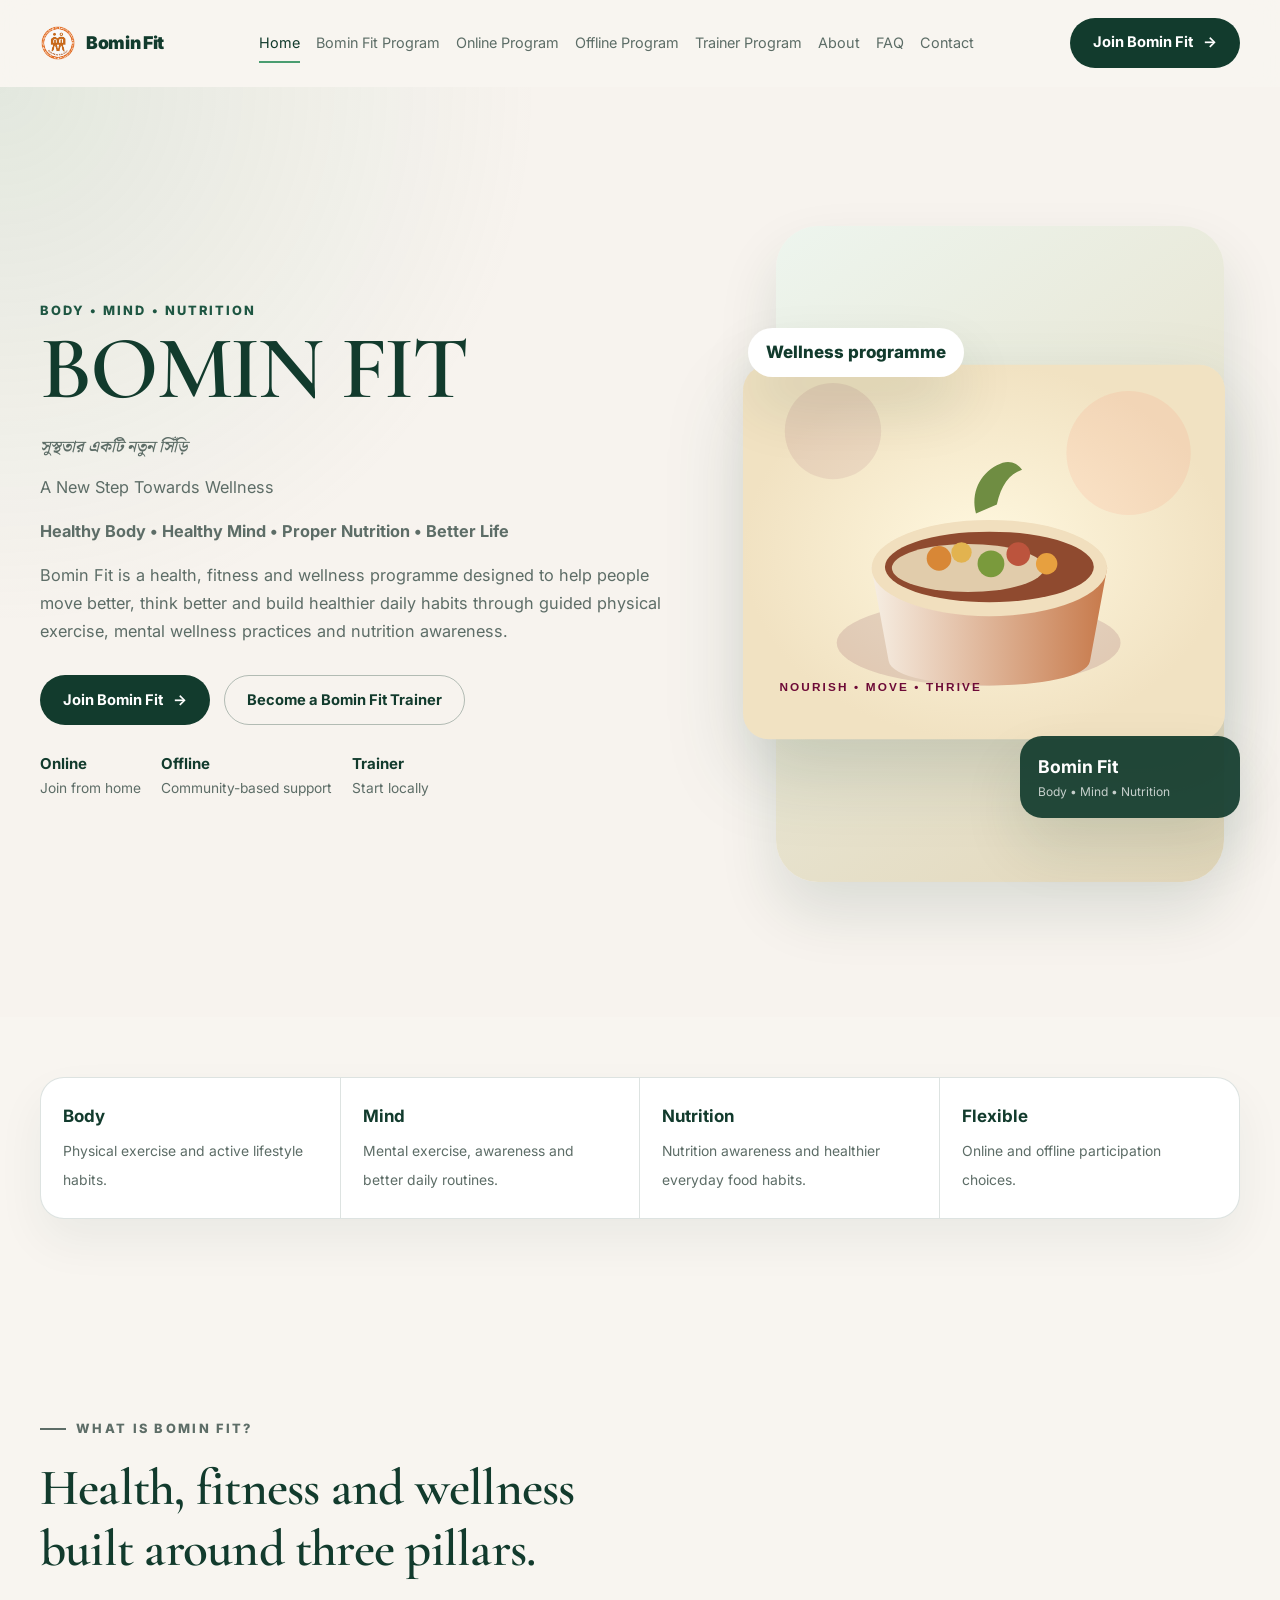
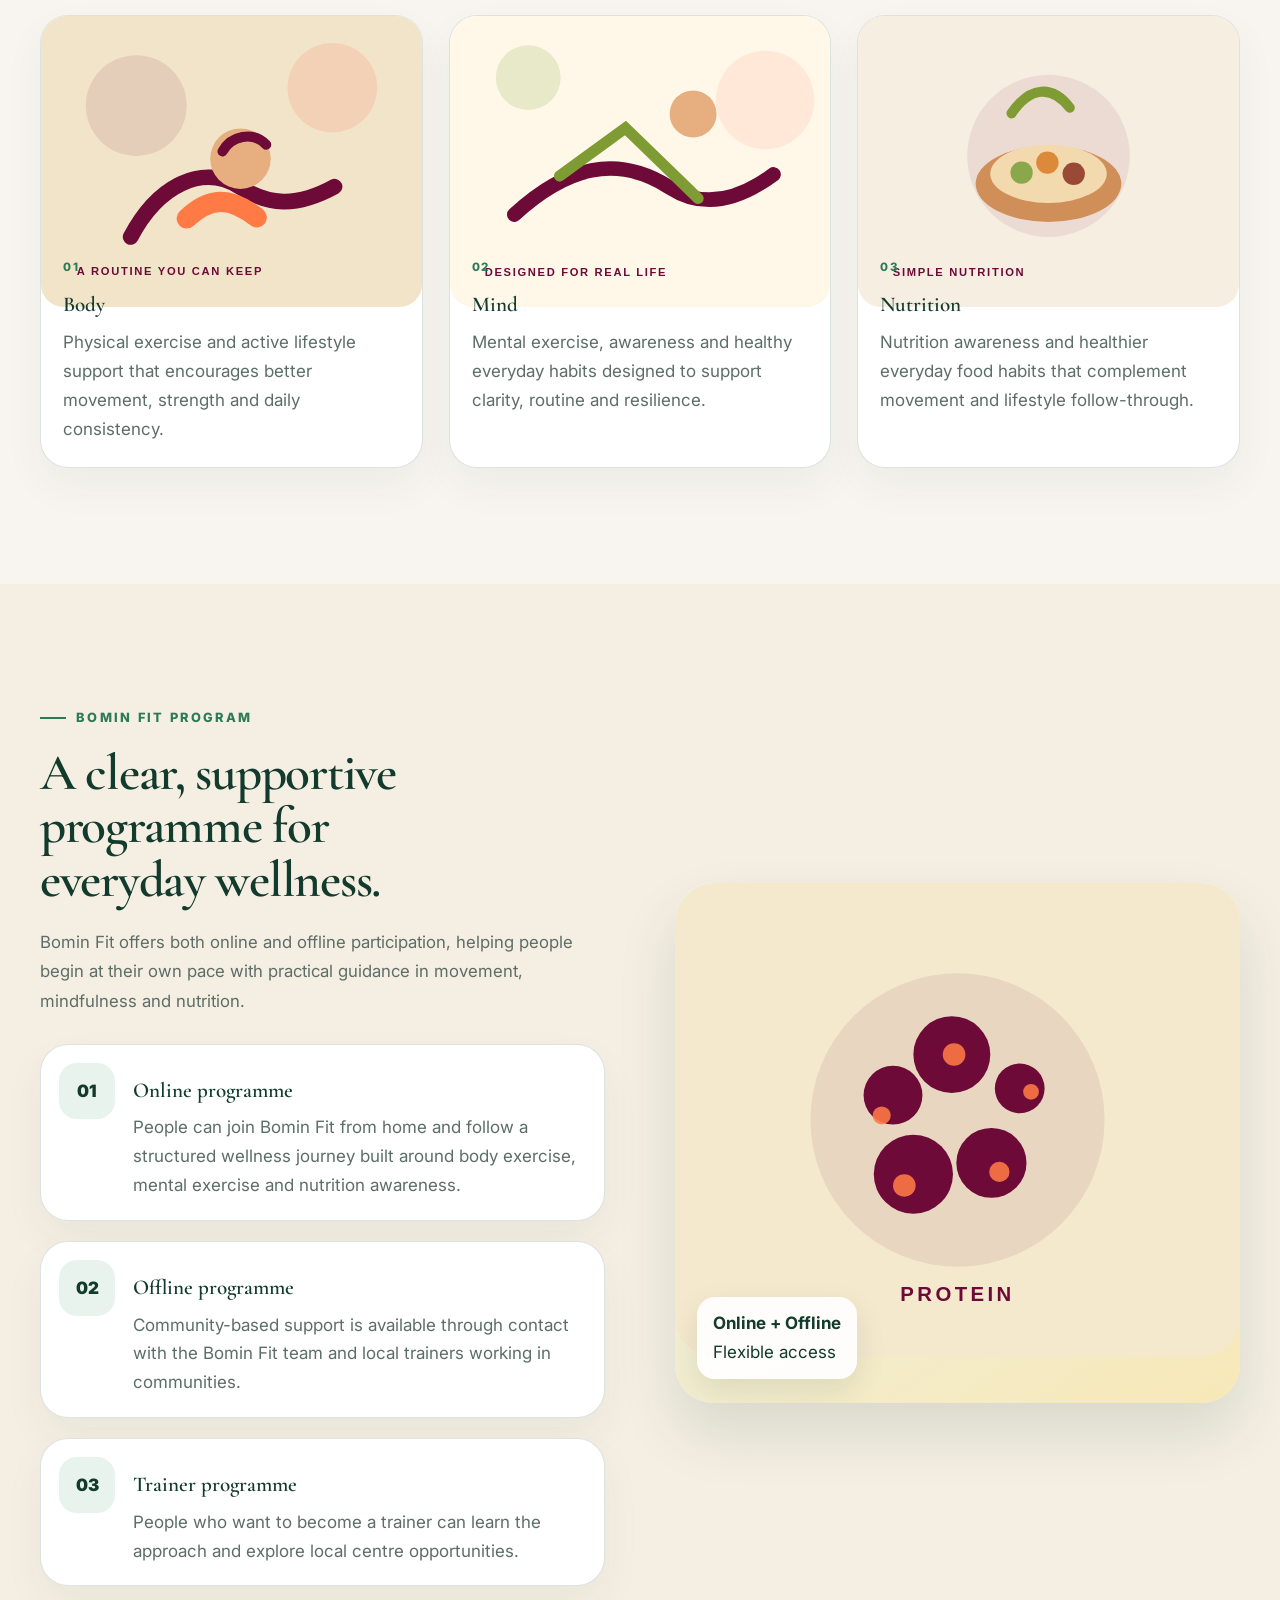
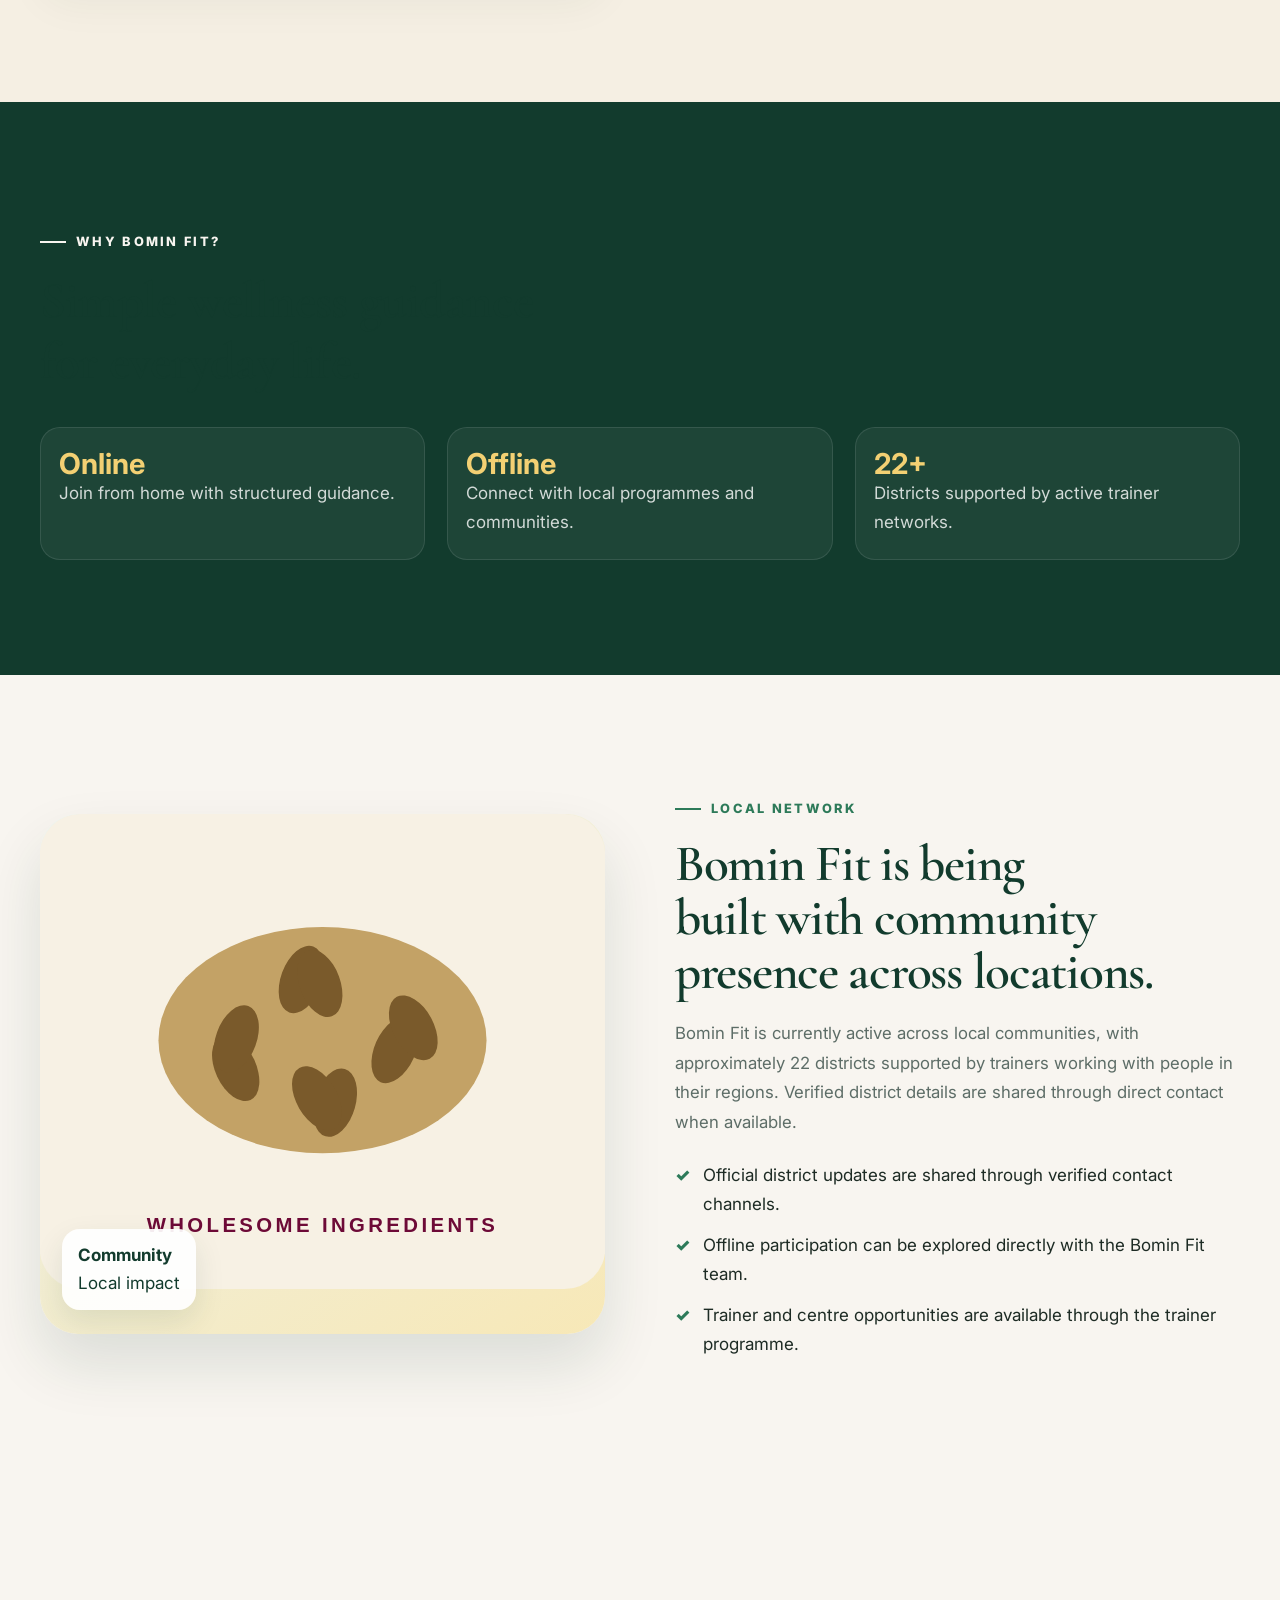
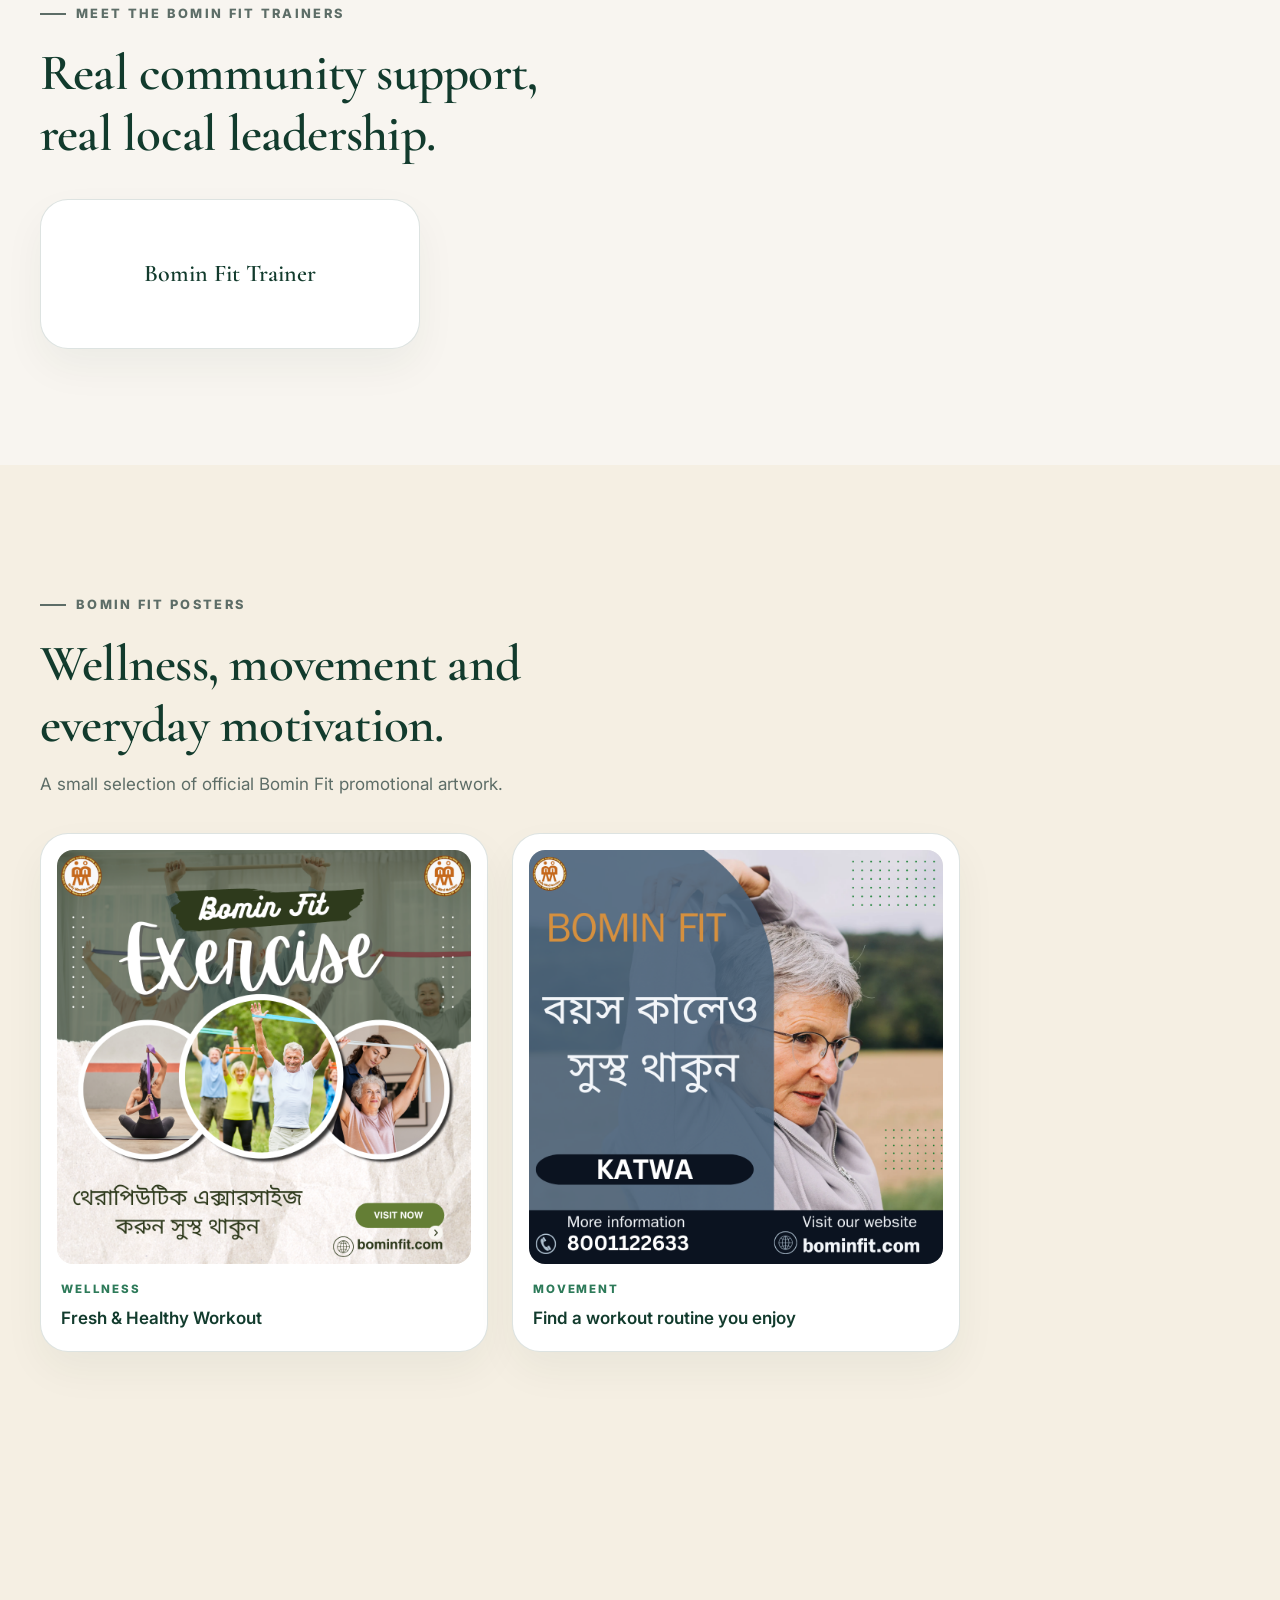
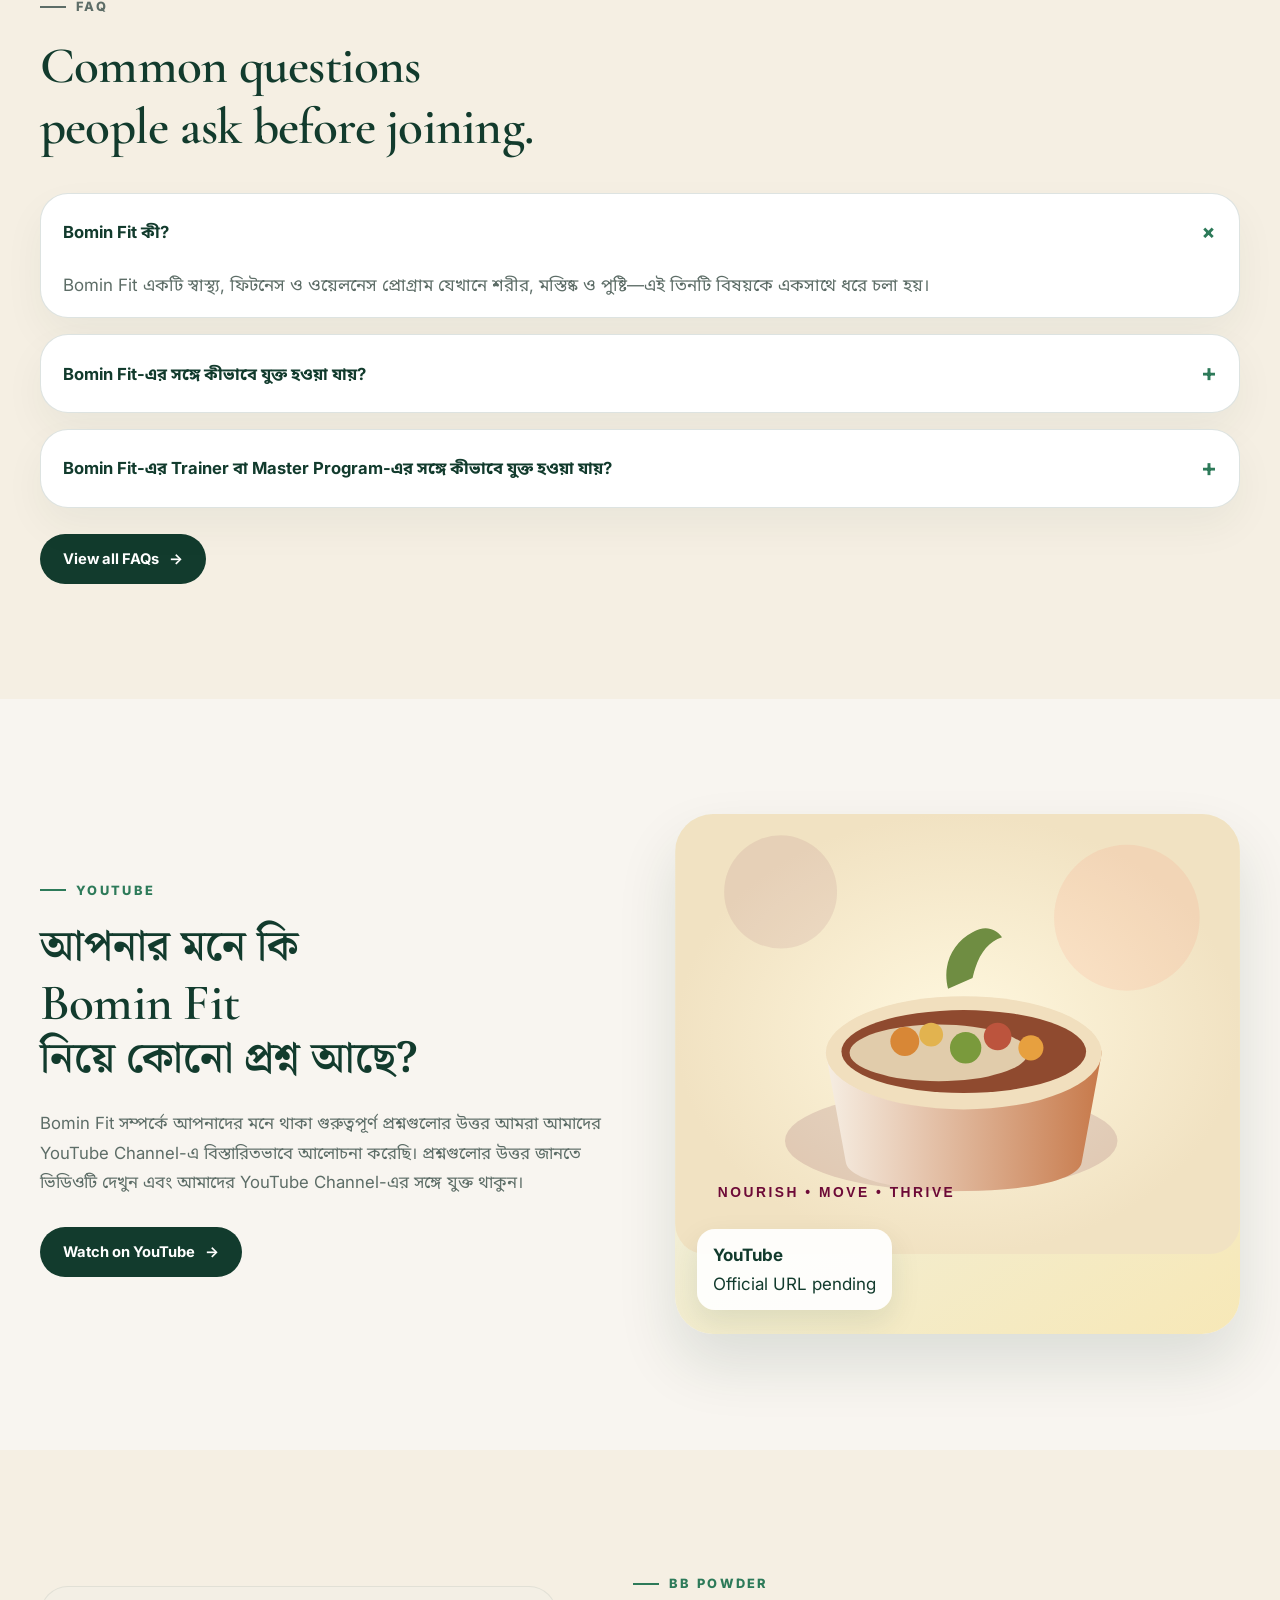
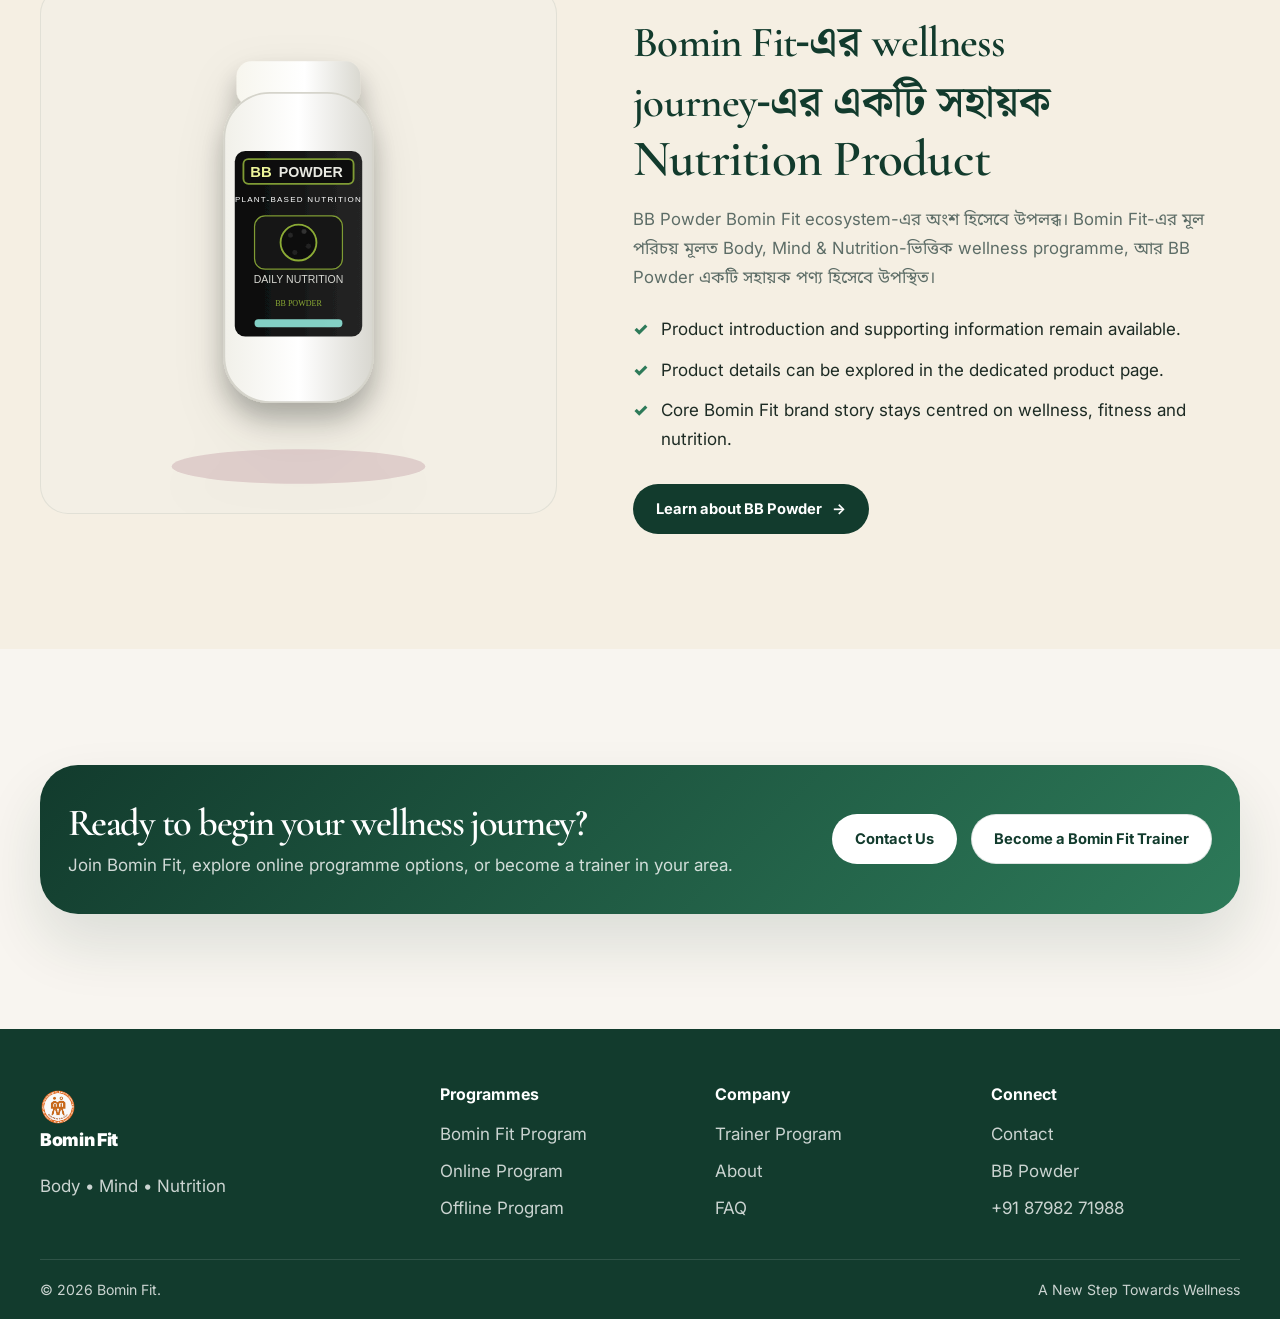
<file: index.html>
<!doctype html>
<html lang="en">
<head>
  <meta charset="utf-8">
  <meta name="viewport" content="width=device-width,initial-scale=1,viewport-fit=cover">
  <meta name="description" content="Bomin Fit is a health, fitness and wellness programme built around Body, Mind and Nutrition.">
  <meta name="theme-color" content="#f8f5f0">
  <title>Bomin Fit | Body • Mind • Nutrition</title>
  <link rel="icon" href="logo.png" type="image/png">
  <link rel="stylesheet" href="css/style.css?v=20261005-4">
</head>
<body>
  <header class="site-header">
    <div class="container header-inner">
      <a class="brand" href="index.html" aria-label="Bomin Fit home">
        <img src="logo.png" alt="" width="36" height="36">
        <span>Bomin Fit</span>
      </a>

      <nav class="nav" aria-label="Primary navigation">
        <a data-nav href="index.html">Home</a>
        <a data-nav href="program/">Bomin Fit Program</a>
        <a data-nav href="online-program/">Online Program</a>
        <a data-nav href="offline-program/">Offline Program</a>
        <a data-nav href="trainer-program/">Trainer Program</a>
        <a data-nav href="about/">About</a>
        <a data-nav href="faq/">FAQ</a>
        <a data-nav href="contact/">Contact</a>
      </nav>

      <div class="header-actions">
        <a class="btn btn--primary" href="contact/">Join Bomin Fit <span class="arrow">→</span></a>
        <button class="menu-toggle" type="button" aria-label="Open menu" aria-expanded="false">☰</button>
      </div>
    </div>

    <div class="mobile-nav" aria-label="Mobile navigation">
      <div class="container">
        <a href="index.html">Home</a>
        <a href="program/">Bomin Fit Program</a>
        <a href="online-program/">Online Program</a>
        <a href="offline-program/">Offline Program</a>
        <a href="trainer-program/">Trainer Program</a>
        <a href="about/">About</a>
        <a href="faq/">FAQ</a>
        <a href="contact/">Contact</a>
        <a class="btn btn--primary" href="contact/">Join Bomin Fit <span class="arrow">→</span></a>
      </div>
    </div>
  </header>

  <main>
    <section class="hero section">
      <div class="container hero-grid">
        <div class="hero-copy reveal">
          <div class="hero-tag">Body • Mind • Nutrition</div>
          <h1 class="display">BOMIN FIT</h1>
          <p class="hero-subtitle heading-bn" lang="bn">সুস্থতার একটি নতুন সিঁড়ি</p>
          <p>A New Step Towards Wellness</p>
          <p><strong>Healthy Body • Healthy Mind • Proper Nutrition • Better Life</strong></p>
          <p>Bomin Fit is a health, fitness and wellness programme designed to help people move better, think better and build healthier daily habits through guided physical exercise, mental wellness practices and nutrition awareness.</p>

          <div class="hero-actions">
            <a class="btn btn--primary" href="contact/">Join Bomin Fit <span class="arrow">→</span></a>
            <a class="btn btn--dark-outline" href="trainer-program/">Become a Bomin Fit Trainer</a>
          </div>

          <div class="hero-meta">
            <div><strong>Online</strong> Join from home</div>
            <div><strong>Offline</strong> Community-based support</div>
            <div><strong>Trainer</strong> Start locally</div>
          </div>
        </div>

        <div class="hero-visual reveal">
          <div class="hero-panel"></div>
          <div class="badge-pill">Wellness programme</div>
          <img src="assets/images/hero-bowl.svg" alt="Wellness lifestyle illustration" width="900" height="700" loading="eager" decoding="async">
          <div class="note-card">
            <b>Bomin Fit</b>
            <span>Body • Mind • Nutrition</span>
          </div>
        </div>
      </div>
    </section>

    <section class="trust-bar section--tight">
      <div class="container">
        <div class="trust-grid reveal">
          <div class="trust-item">
            <strong>Body</strong>
            <span>Physical exercise and active lifestyle habits.</span>
          </div>
          <div class="trust-item">
            <strong>Mind</strong>
            <span>Mental exercise, awareness and better daily routines.</span>
          </div>
          <div class="trust-item">
            <strong>Nutrition</strong>
            <span>Nutrition awareness and healthier everyday food habits.</span>
          </div>
          <div class="trust-item">
            <strong>Flexible</strong>
            <span>Online and offline participation choices.</span>
          </div>
        </div>
      </div>
    </section>

    <section class="section">
      <div class="container">
        <div class="section-header reveal">
          <p class="eyebrow">What is Bomin Fit?</p>
          <h2>Health, fitness and wellness built around three pillars.</h2>
        </div>

        <div class="card-grid">
          <article class="card reveal">
            <div class="card-media"><img src="assets/images/lifestyle-1.svg" alt="Body movement illustration" width="680" height="520" loading="lazy" decoding="async"></div>
            <div class="card-body">
              <div class="card-index">01</div>
              <h3>Body</h3>
              <p>Physical exercise and active lifestyle support that encourages better movement, strength and daily consistency.</p>
            </div>
          </article>

          <article class="card reveal">
            <div class="card-media"><img src="assets/images/lifestyle-2.svg" alt="Mindfulness lifestyle illustration" width="680" height="520" loading="lazy" decoding="async"></div>
            <div class="card-body">
              <div class="card-index">02</div>
              <h3>Mind</h3>
              <p>Mental exercise, awareness and healthy everyday habits designed to support clarity, routine and resilience.</p>
            </div>
          </article>

          <article class="card reveal">
            <div class="card-media"><img src="assets/images/lifestyle-3.svg" alt="Nutrition illustration" width="680" height="520" loading="lazy" decoding="async"></div>
            <div class="card-body">
              <div class="card-index">03</div>
              <h3>Nutrition</h3>
              <p>Nutrition awareness and healthier everyday food habits that complement movement and lifestyle follow-through.</p>
            </div>
          </article>
        </div>
      </div>
    </section>

    <section class="section section--sand">
      <div class="container split">
        <div>
          <p class="eyebrow reveal">Bomin Fit Program</p>
          <h2 class="display display--small reveal">A clear, supportive programme for everyday wellness.</h2>
          <p class="lead reveal">Bomin Fit offers both online and offline participation, helping people begin at their own pace with practical guidance in movement, mindfulness and nutrition.</p>

          <div class="feature-list">
            <div class="feature-card reveal">
              <div class="feature-index">01</div>
              <div>
                <h3>Online programme</h3>
                <p>People can join Bomin Fit from home and follow a structured wellness journey built around body exercise, mental exercise and nutrition awareness.</p>
              </div>
            </div>

            <div class="feature-card reveal">
              <div class="feature-index">02</div>
              <div>
                <h3>Offline programme</h3>
                <p>Community-based support is available through contact with the Bomin Fit team and local trainers working in communities.</p>
              </div>
            </div>

            <div class="feature-card reveal">
              <div class="feature-index">03</div>
              <div>
                <h3>Trainer programme</h3>
                <p>People who want to become a trainer can learn the approach and explore local centre opportunities.</p>
              </div>
            </div>
          </div>
        </div>

        <div class="media-card reveal">
          <img src="assets/images/ingredient-protein.svg" alt="Bomin Fit wellness illustration" width="680" height="520" loading="lazy" decoding="async">
          <div class="media-tag"><b>Online + Offline</b><span>Flexible access</span></div>
        </div>
      </div>
    </section>

    <section class="section section--dark">
      <div class="container">
        <div class="section-header reveal">
          <p class="eyebrow">Why Bomin Fit?</p>
          <h2>Simple wellness guidance for everyday life.</h2>
        </div>

        <div class="stats-row reveal">
          <div class="stat-box">
            <strong>Online</strong>
            <span>Join from home with structured guidance.</span>
          </div>
          <div class="stat-box">
            <strong>Offline</strong>
            <span>Connect with local programmes and communities.</span>
          </div>
          <div class="stat-box">
            <strong>22+</strong>
            <span>Districts supported by active trainer networks.</span>
          </div>
        </div>
      </div>
    </section>

    <section class="section">
      <div class="container split split--reverse">
        <div class="media-card reveal">
          <img src="assets/images/ingredient-seeds.svg" alt="Community wellness illustration" width="680" height="520" loading="lazy" decoding="async">
          <div class="media-tag"><b>Community</b><span>Local impact</span></div>
        </div>

        <div>
          <p class="eyebrow reveal">Local network</p>
          <h2 class="display display--small reveal">Bomin Fit is being built with community presence across locations.</h2>
          <p class="lead reveal">Bomin Fit is currently active across local communities, with approximately 22 districts supported by trainers working with people in their regions. Verified district details are shared through direct contact when available.</p>

          <ul class="check-list reveal">
            <li>Official district updates are shared through verified contact channels.</li>
            <li>Offline participation can be explored directly with the Bomin Fit team.</li>
            <li>Trainer and centre opportunities are available through the trainer programme.</li>
          </ul>
        </div>
      </div>
    </section>

    <section class="section">
      <div class="container">
        <div class="section-header reveal">
          <p class="eyebrow">Meet the Bomin Fit Trainers</p>
          <h2>Real community support, real local leadership.</h2>
        </div>

        <div class="trainer-grid reveal">
          <article class="trainer-card trainer-card--pending">
            <span>Bomin Fit Trainer</span>
          </article>
        </div>
      </div>
    </section>

    <section class="section section--sand">
      <div class="container">
        <div class="section-header reveal">
          <p class="eyebrow">Bomin Fit posters</p>
          <h2>Wellness, movement and everyday motivation.</h2>
          <p>A small selection of official Bomin Fit promotional artwork.</p>
        </div>

        <div class="poster-grid">
          <figure class="poster-card reveal">
            <img src="poster/Exercise_20240828_233912_0000.png" alt="Bomin Fit promotional poster: Fresh and Healthy Workout" width="1080" height="1080" loading="lazy" decoding="async">
            <figcaption><span class="card-index">Wellness</span><span>Fresh &amp; Healthy Workout</span></figcaption>
          </figure>
          <figure class="poster-card reveal">
            <img src="poster/Exercise_20240915_131432_0000.png" alt="Bomin Fit promotional poster asking about a favourite workout routine" width="1080" height="1080" loading="lazy" decoding="async">
            <figcaption><span class="card-index">Movement</span><span>Find a workout routine you enjoy</span></figcaption>
          </figure>
        </div>
      </div>
    </section>

    <section class="section section--sand">
      <div class="container">
        <div class="section-header reveal">
          <p class="eyebrow">FAQ</p>
          <h2>Common questions people ask before joining.</h2>
        </div>

        <div class="faq-list reveal">
          <div class="faq-item open">
            <button class="faq-question" type="button" aria-expanded="true"><span>Bomin Fit কী?</span><span>+</span></button>
            <div class="faq-answer" style="max-height: 140px;">
              <div>Bomin Fit একটি স্বাস্থ্য, ফিটনেস ও ওয়েলনেস প্রোগ্রাম যেখানে শরীর, মস্তিষ্ক ও পুষ্টি—এই তিনটি বিষয়কে একসাথে ধরে চলা হয়।</div>
            </div>
          </div>

          <div class="faq-item">
            <button class="faq-question" type="button" aria-expanded="false"><span>Bomin Fit-এর সঙ্গে কীভাবে যুক্ত হওয়া যায়?</span><span>+</span></button>
            <div class="faq-answer"><div>অনলাইন বা অফলাইনে যোগ দেওয়ার জন্য Bomin Fit-এর সঙ্গে যোগাযোগ করুন।</div></div>
          </div>

          <div class="faq-item">
            <button class="faq-question" type="button" aria-expanded="false"><span>Bomin Fit-এর Trainer বা Master Program-এর সঙ্গে কীভাবে যুক্ত হওয়া যায়?</span><span>+</span></button>
            <div class="faq-answer"><div>Trainer Programme পৃষ্ঠায় বিস্তারিত তথ্য আছে। আপনি সেখান থেকে যোগাযোগ করতে পারেন।</div></div>
          </div>
        </div>

        <div style="margin-top: 26px;">
          <a class="btn btn--primary" href="faq/">View all FAQs <span class="arrow">→</span></a>
        </div>
      </div>
    </section>

    <section class="section">
      <div class="container split">
        <div>
          <p class="eyebrow reveal">YouTube</p>
          <h2 class="display display--small reveal"><span class="heading-bn" lang="bn">আপনার মনে কি</span><span class="heading-en">Bomin Fit</span><span class="heading-bn" lang="bn">নিয়ে কোনো প্রশ্ন আছে?</span></h2>
          <p class="lead reveal">Bomin Fit সম্পর্কে আপনাদের মনে থাকা গুরুত্বপূর্ণ প্রশ্নগুলোর উত্তর আমরা আমাদের YouTube Channel-এ বিস্তারিতভাবে আলোচনা করেছি। প্রশ্নগুলোর উত্তর জানতে ভিডিওটি দেখুন এবং আমাদের YouTube Channel-এর সঙ্গে যুক্ত থাকুন।</p>
          <div class="hero-actions reveal">
            <a class="btn btn--primary" href="#" aria-label="Watch the Bomin Fit YouTube video placeholder">Watch on YouTube <span class="arrow">→</span></a>
          </div>
        </div>

        <div class="media-card reveal">
          <img src="assets/images/hero-bowl.svg" alt="Bomin Fit video placeholder illustration" width="900" height="700" loading="lazy" decoding="async">
          <div class="media-tag"><b>YouTube</b><span>Official URL pending</span></div>
        </div>
      </div>
    </section>

    <section class="section section--sand product-feature">
      <div class="container split split--reverse">
        <div class="product-media reveal">
          <img src="assets/images/product-bb-powder.svg" alt="Illustrated BB Powder product bottle" width="700" height="820" loading="lazy" decoding="async">
        </div>

        <div class="product-copy">
          <p class="eyebrow reveal">BB Powder</p>
          <h2 class="display display--small reveal"><span class="heading-bn" lang="bn"><span class="heading-en" lang="en">Bomin Fit</span>-এর <span class="heading-en" lang="en">wellness journey</span>-এর একটি সহায়ক</span><span class="heading-en" lang="en">Nutrition Product</span></h2>
          <p class="lead reveal">BB Powder Bomin Fit ecosystem-এর অংশ হিসেবে উপলব্ধ। Bomin Fit-এর মূল পরিচয় মূলত Body, Mind &amp; Nutrition-ভিত্তিক wellness programme, আর BB Powder একটি সহায়ক পণ্য হিসেবে উপস্থিত।</p>
          <ul class="check-list reveal">
            <li>Product introduction and supporting information remain available.</li>
            <li>Product details can be explored in the dedicated product page.</li>
            <li>Core Bomin Fit brand story stays centred on wellness, fitness and nutrition.</li>
          </ul>
          <div class="hero-actions reveal">
            <a class="btn btn--primary" href="bb-powder/">Learn about BB Powder <span class="arrow">→</span></a>
          </div>
        </div>
      </div>
    </section>

    <section class="section">
      <div class="container">
        <div class="cta-banner reveal">
          <div>
            <h3>Ready to begin your wellness journey?</h3>
            <p>Join Bomin Fit, explore online programme options, or become a trainer in your area.</p>
          </div>
          <div class="hero-actions" style="margin-top: 0;">
            <a class="btn btn--light" href="contact/">Contact Us</a>
            <a class="btn btn--secondary" href="trainer-program/">Become a Bomin Fit Trainer</a>
          </div>
        </div>
      </div>
    </section>
  </main>

  <footer class="site-footer">
    <div class="container">
      <div class="footer-grid">
        <div class="footer-col footer-brand">
          <a class="brand" href="index.html" aria-label="Bomin Fit home">
            <img src="logo.png" alt="" width="36" height="36">
            <span>Bomin Fit</span>
          </a>
          <p>Body • Mind • Nutrition</p>
        </div>

        <div class="footer-col">
          <h4>Programmes</h4>
          <a href="program/">Bomin Fit Program</a>
          <a href="online-program/">Online Program</a>
          <a href="offline-program/">Offline Program</a>
        </div>

        <div class="footer-col">
          <h4>Company</h4>
          <a href="trainer-program/">Trainer Program</a>
          <a href="about/">About</a>
          <a href="faq/">FAQ</a>
        </div>

        <div class="footer-col">
          <h4>Connect</h4>
          <a href="contact/">Contact</a>
          <a href="bb-powder/">BB Powder</a>
          <a href="tel:+918798271988">+91 87982 71988</a>
        </div>
      </div>

      <div class="footer-bottom">
        <span>© <span class="year">2026</span> Bomin Fit.</span>
        <span>A New Step Towards Wellness</span>
      </div>
    </div>
  </footer>

  <script>document.querySelector('.year').textContent = new Date().getFullYear();</script>
  <script src="js/script.js" defer></script>
</body>
</html>
</file>
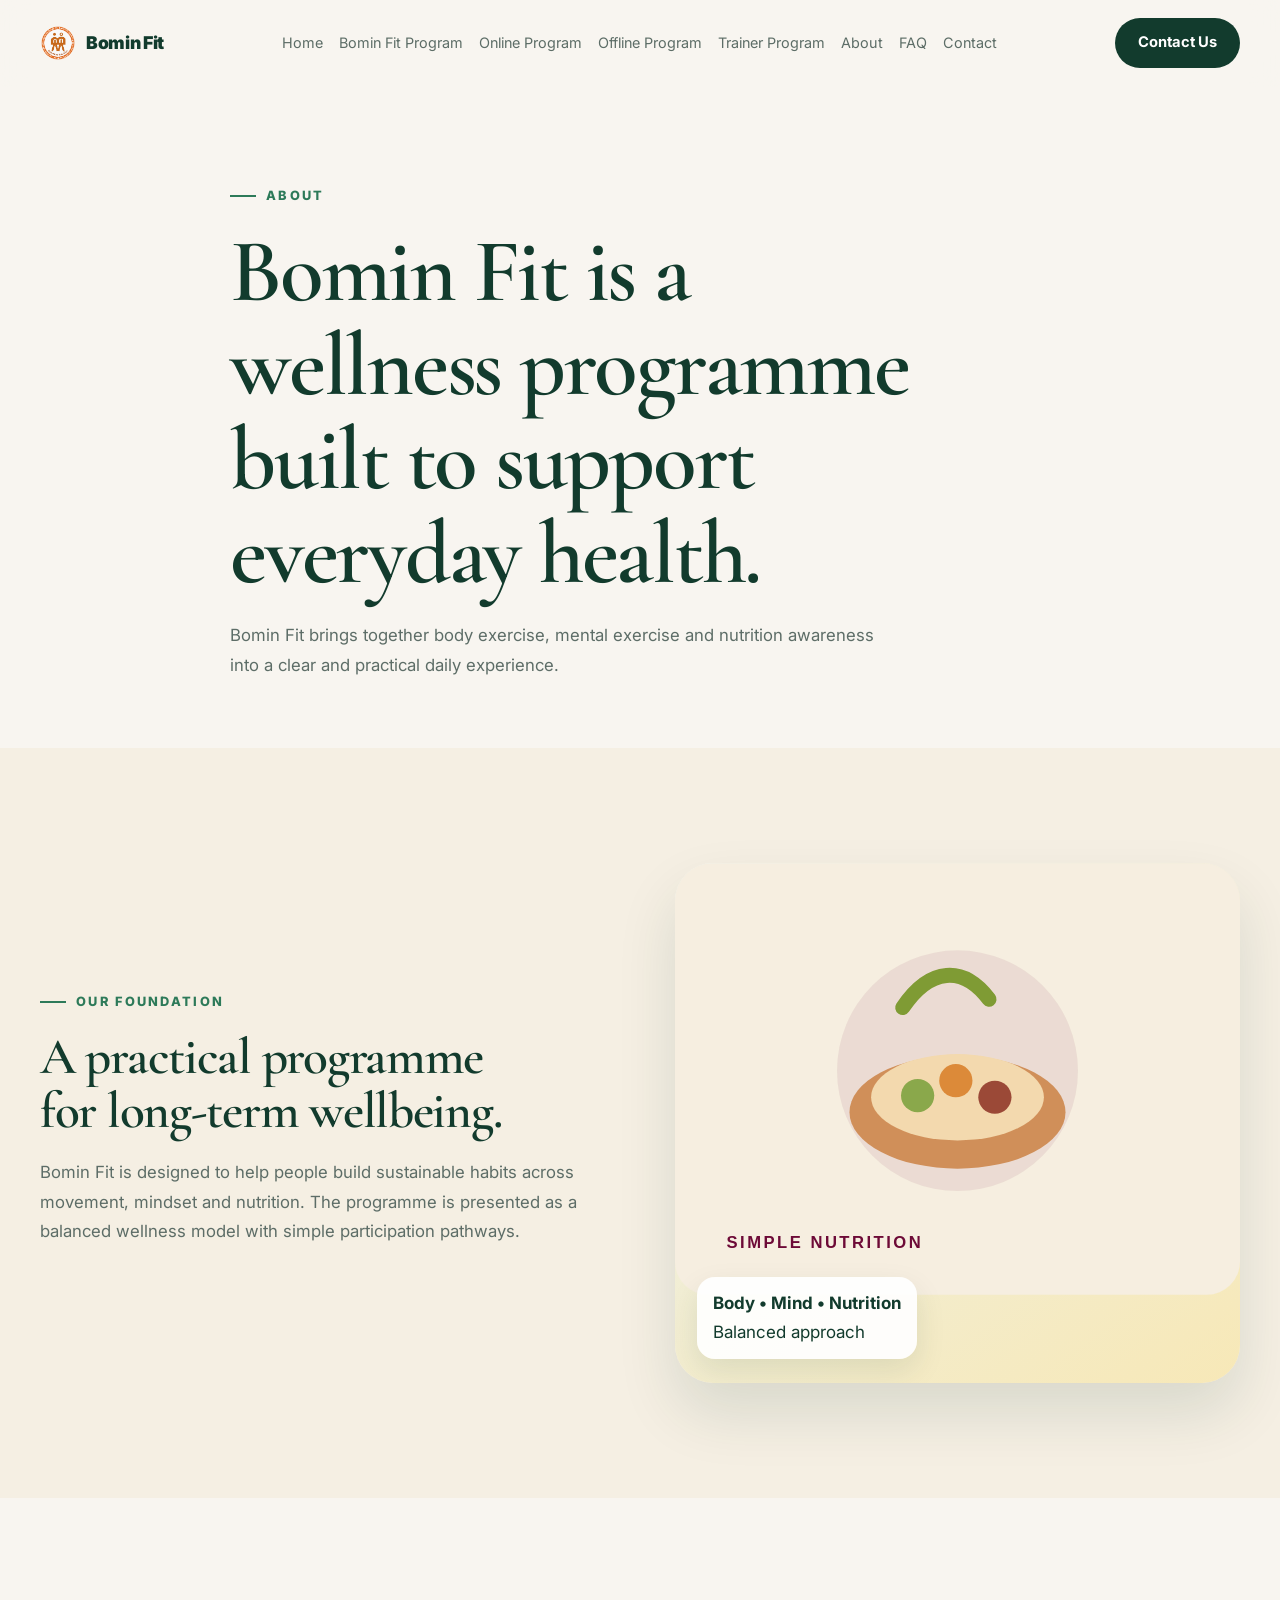
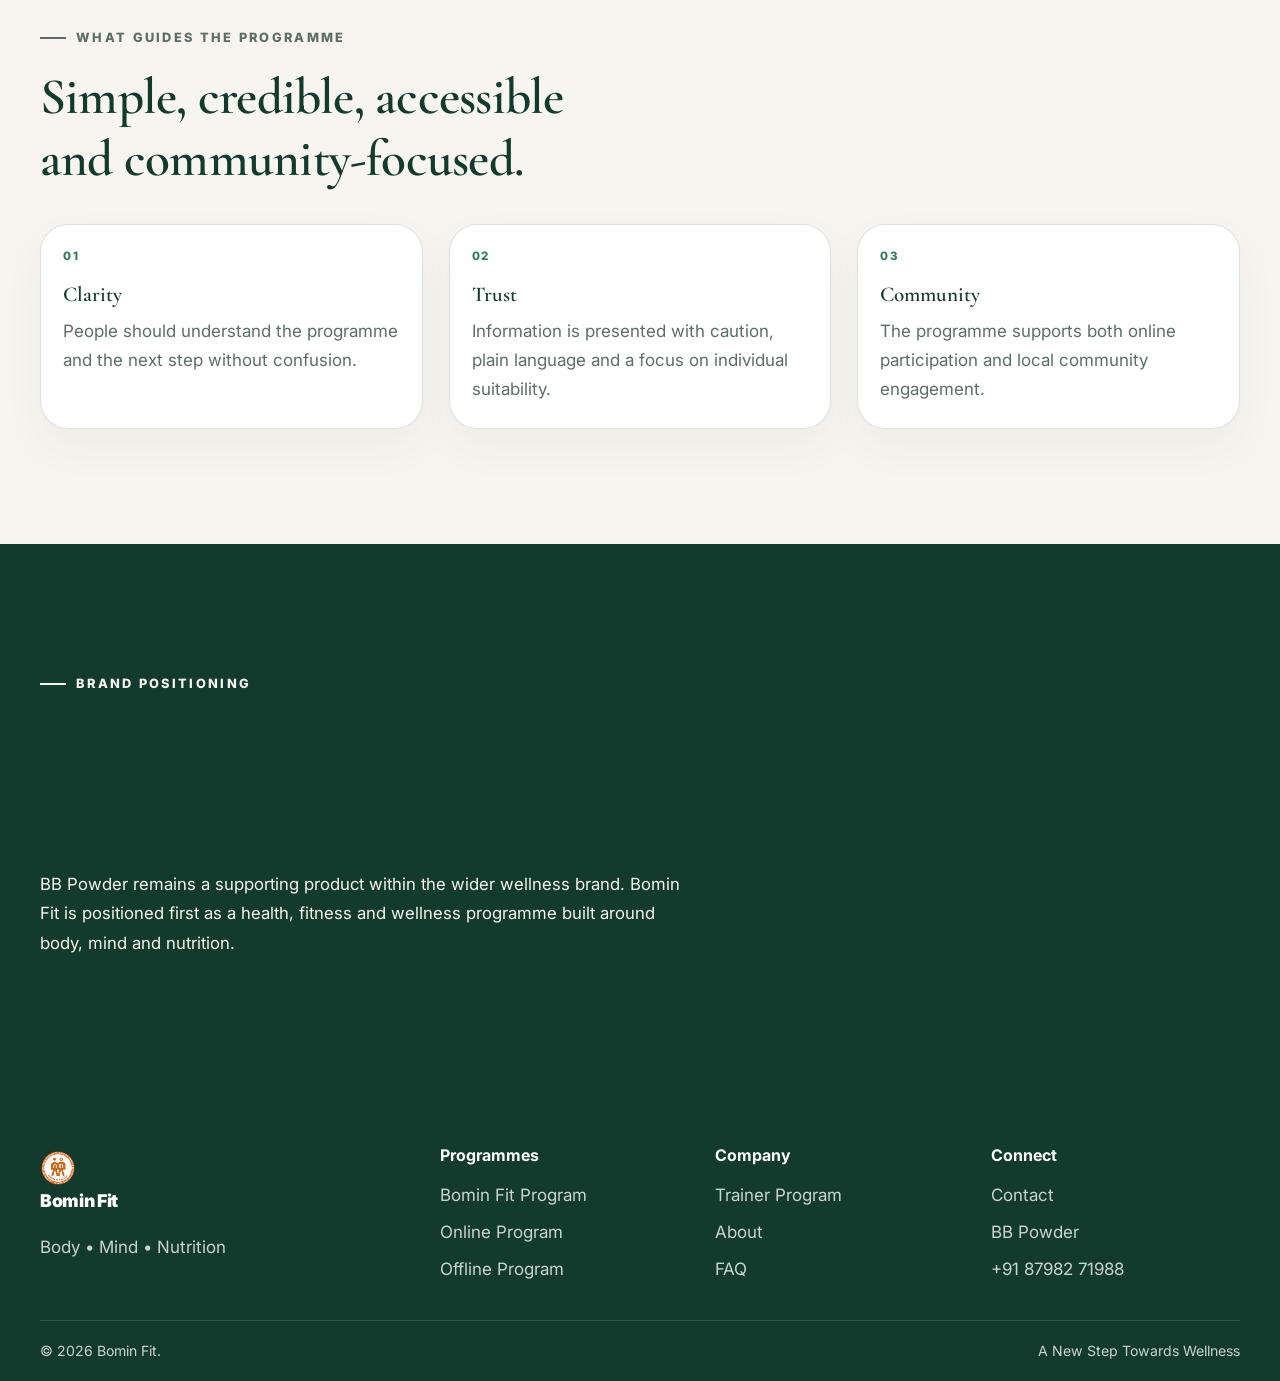
<file: about/index.html>
<!doctype html>
<html lang="en">
<head>
  <meta charset="utf-8">
  <meta name="viewport" content="width=device-width,initial-scale=1,viewport-fit=cover">
  <meta name="description" content="About Bomin Fit: a health, fitness and wellness programme focused on Body, Mind and Nutrition.">
  <title>About | Bomin Fit</title>
  <link rel="icon" href="../logo.png" type="image/png">
  <link rel="stylesheet" href="../css/style.css?v=20261005-4">
</head>
<body>
  <header class="site-header">
    <div class="container header-inner">
      <a class="brand" href="../" aria-label="Bomin Fit home"><img src="../logo.png" alt="" width="36" height="36"><span>Bomin Fit</span></a>
      <nav class="nav" aria-label="Primary navigation">
        <a data-nav href="../">Home</a>
        <a data-nav href="../program/">Bomin Fit Program</a>
        <a data-nav href="../online-program/">Online Program</a>
        <a data-nav href="../offline-program/">Offline Program</a>
        <a data-nav href="../trainer-program/">Trainer Program</a>
        <a data-nav href="../about/">About</a>
        <a data-nav href="../faq/">FAQ</a>
        <a data-nav href="../contact/">Contact</a>
      </nav>
      <div class="header-actions"><a class="btn btn--primary" href="../contact/">Contact Us</a><button class="menu-toggle" type="button" aria-label="Open menu" aria-expanded="false">☰</button></div>
    </div>
    <div class="mobile-nav" aria-label="Mobile navigation"><div class="container"><a href="../">Home</a><a href="../program/">Bomin Fit Program</a><a href="../online-program/">Online Program</a><a href="../offline-program/">Offline Program</a><a href="../trainer-program/">Trainer Program</a><a href="../about/">About</a><a href="../faq/">FAQ</a><a href="../contact/">Contact</a><a class="btn btn--primary" href="../contact/">Contact Us</a></div></div>
  </header>

  <main>
    <section class="page-hero section">
      <div class="container narrow reveal">
        <p class="eyebrow">About</p>
        <h1 class="display">Bomin Fit is a wellness programme built to support everyday health.</h1>
        <p class="lead">Bomin Fit brings together body exercise, mental exercise and nutrition awareness into a clear and practical daily experience.</p>
      </div>
    </section>

    <section class="section section--sand">
      <div class="container split">
        <div>
          <p class="eyebrow reveal">Our foundation</p>
          <h2 class="display display--small reveal">A practical programme for long-term wellbeing.</h2>
          <p class="lead reveal">Bomin Fit is designed to help people build sustainable habits across movement, mindset and nutrition. The programme is presented as a balanced wellness model with simple participation pathways.</p>
        </div>
        <div class="media-card reveal"><img src="../assets/images/lifestyle-3.svg" alt="Bomin Fit wellness framework" width="680" height="520" loading="lazy" decoding="async"><div class="media-tag"><b>Body • Mind • Nutrition</b><span>Balanced approach</span></div></div>
      </div>
    </section>

    <section class="section">
      <div class="container">
        <div class="section-header reveal">
          <p class="eyebrow">What guides the programme</p>
          <h2>Simple, credible, accessible and community-focused.</h2>
        </div>
        <div class="card-grid">
          <article class="card reveal"><div class="card-body"><div class="card-index">01</div><h3>Clarity</h3><p>People should understand the programme and the next step without confusion.</p></div></article>
          <article class="card reveal"><div class="card-body"><div class="card-index">02</div><h3>Trust</h3><p>Information is presented with caution, plain language and a focus on individual suitability.</p></div></article>
          <article class="card reveal"><div class="card-body"><div class="card-index">03</div><h3>Community</h3><p>The programme supports both online participation and local community engagement.</p></div></article>
        </div>
      </div>
    </section>

    <section class="section section--dark">
      <div class="container">
        <div class="section-header reveal">
          <p class="eyebrow">Brand positioning</p>
          <h2>Bomin Fit is the primary identity, not BB Powder alone.</h2>
        </div>
        <p class="lead reveal">BB Powder remains a supporting product within the wider wellness brand. Bomin Fit is positioned first as a health, fitness and wellness programme built around body, mind and nutrition.</p>
      </div>
    </section>
  </main>

  <footer class="site-footer"><div class="container"><div class="footer-grid"><div class="footer-col footer-brand"><a class="brand" href="../"><img src="../logo.png" alt="" width="36" height="36"><span>Bomin Fit</span></a><p>Body • Mind • Nutrition</p></div><div class="footer-col"><h4>Programmes</h4><a href="../program/">Bomin Fit Program</a><a href="../online-program/">Online Program</a><a href="../offline-program/">Offline Program</a></div><div class="footer-col"><h4>Company</h4><a href="../trainer-program/">Trainer Program</a><a href="../about/">About</a><a href="../faq/">FAQ</a></div><div class="footer-col"><h4>Connect</h4><a href="../contact/">Contact</a><a href="../bb-powder/">BB Powder</a><a href="tel:+918798271988">+91 87982 71988</a></div></div><div class="footer-bottom"><span>© <span class="year">2026</span> Bomin Fit.</span><span>A New Step Towards Wellness</span></div></div></footer>
  <script>document.querySelector('.year').textContent=new Date().getFullYear();</script>
  <script src="../js/script.js" defer></script>
</body>
</html>
</file>
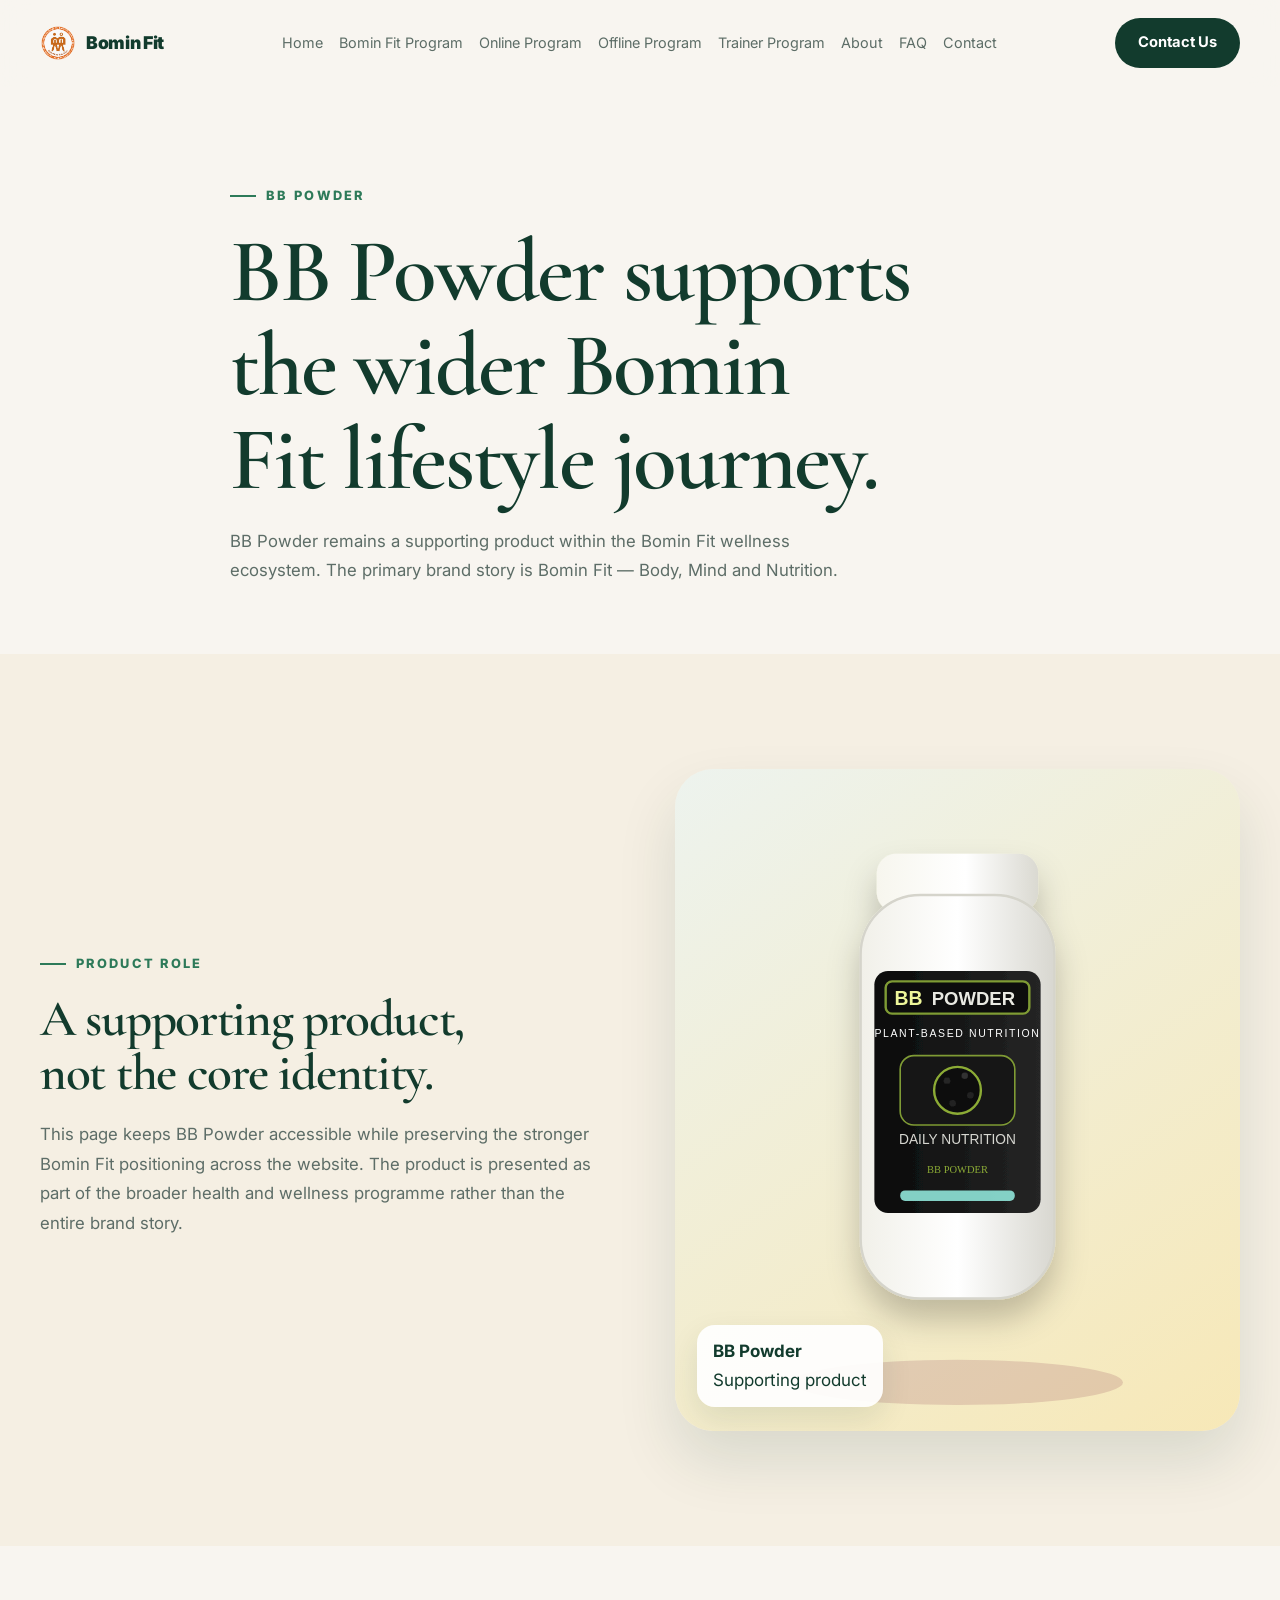
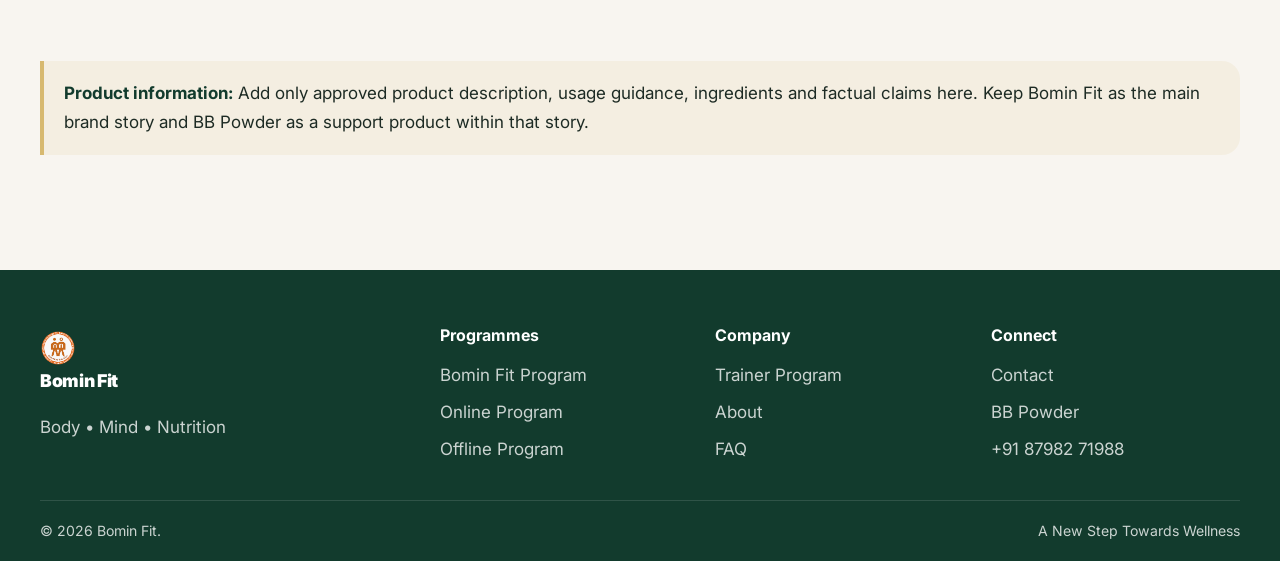
<file: bb-powder/index.html>
<!doctype html>
<html lang="en">
<head>
  <meta charset="utf-8">
  <meta name="viewport" content="width=device-width,initial-scale=1,viewport-fit=cover">
  <meta name="description" content="BB Powder is a supporting product within the wider Bomin Fit wellness programme.">
  <title>BB Powder | Bomin Fit</title>
  <link rel="icon" href="../logo.png" type="image/png">
  <link rel="stylesheet" href="../css/style.css?v=20261005-4">
</head>
<body>
  <header class="site-header">
    <div class="container header-inner">
      <a class="brand" href="../" aria-label="Bomin Fit home"><img src="../logo.png" alt="" width="36" height="36"><span>Bomin Fit</span></a>
      <nav class="nav" aria-label="Primary navigation">
        <a data-nav href="../">Home</a>
        <a data-nav href="../program/">Bomin Fit Program</a>
        <a data-nav href="../online-program/">Online Program</a>
        <a data-nav href="../offline-program/">Offline Program</a>
        <a data-nav href="../trainer-program/">Trainer Program</a>
        <a data-nav href="../about/">About</a>
        <a data-nav href="../faq/">FAQ</a>
        <a data-nav href="../contact/">Contact</a>
      </nav>
      <div class="header-actions"><a class="btn btn--primary" href="../contact/">Contact Us</a><button class="menu-toggle" type="button" aria-label="Open menu" aria-expanded="false">☰</button></div>
    </div>
    <div class="mobile-nav" aria-label="Mobile navigation"><div class="container"><a href="../">Home</a><a href="../program/">Bomin Fit Program</a><a href="../online-program/">Online Program</a><a href="../offline-program/">Offline Program</a><a href="../trainer-program/">Trainer Program</a><a href="../about/">About</a><a href="../faq/">FAQ</a><a href="../contact/">Contact</a><a class="btn btn--primary" href="../contact/">Contact Us</a></div></div>
  </header>

  <main>
    <section class="page-hero section">
      <div class="container narrow reveal">
        <p class="eyebrow">BB Powder</p>
        <h1 class="display">BB Powder supports the wider Bomin Fit lifestyle journey.</h1>
        <p class="lead">BB Powder remains a supporting product within the Bomin Fit wellness ecosystem. The primary brand story is Bomin Fit — Body, Mind and Nutrition.</p>
      </div>
    </section>

    <section class="section section--sand">
      <div class="container split">
        <div>
          <p class="eyebrow reveal">Product role</p>
          <h2 class="display display--small reveal">A supporting product, not the core identity.</h2>
          <p class="lead reveal">This page keeps BB Powder accessible while preserving the stronger Bomin Fit positioning across the website. The product is presented as part of the broader health and wellness programme rather than the entire brand story.</p>
        </div>
        <div class="media-card reveal"><img src="../assets/images/product-bb-powder.svg" alt="BB Powder product illustration" width="700" height="820" loading="lazy" decoding="async"><div class="media-tag"><b>BB Powder</b><span>Supporting product</span></div></div>
      </div>
    </section>

    <section class="section">
      <div class="container">
        <div class="notice reveal">
          <strong>Product information:</strong> Add only approved product description, usage guidance, ingredients and factual claims here. Keep Bomin Fit as the main brand story and BB Powder as a support product within that story.
        </div>
      </div>
    </section>
  </main>

  <footer class="site-footer"><div class="container"><div class="footer-grid"><div class="footer-col footer-brand"><a class="brand" href="../"><img src="../logo.png" alt="" width="36" height="36"><span>Bomin Fit</span></a><p>Body • Mind • Nutrition</p></div><div class="footer-col"><h4>Programmes</h4><a href="../program/">Bomin Fit Program</a><a href="../online-program/">Online Program</a><a href="../offline-program/">Offline Program</a></div><div class="footer-col"><h4>Company</h4><a href="../trainer-program/">Trainer Program</a><a href="../about/">About</a><a href="../faq/">FAQ</a></div><div class="footer-col"><h4>Connect</h4><a href="../contact/">Contact</a><a href="../bb-powder/">BB Powder</a><a href="tel:+918798271988">+91 87982 71988</a></div></div><div class="footer-bottom"><span>© <span class="year">2026</span> Bomin Fit.</span><span>A New Step Towards Wellness</span></div></div></footer>
  <script>document.querySelector('.year').textContent=new Date().getFullYear();</script>
  <script src="../js/script.js" defer></script>
</body>
</html>
</file>
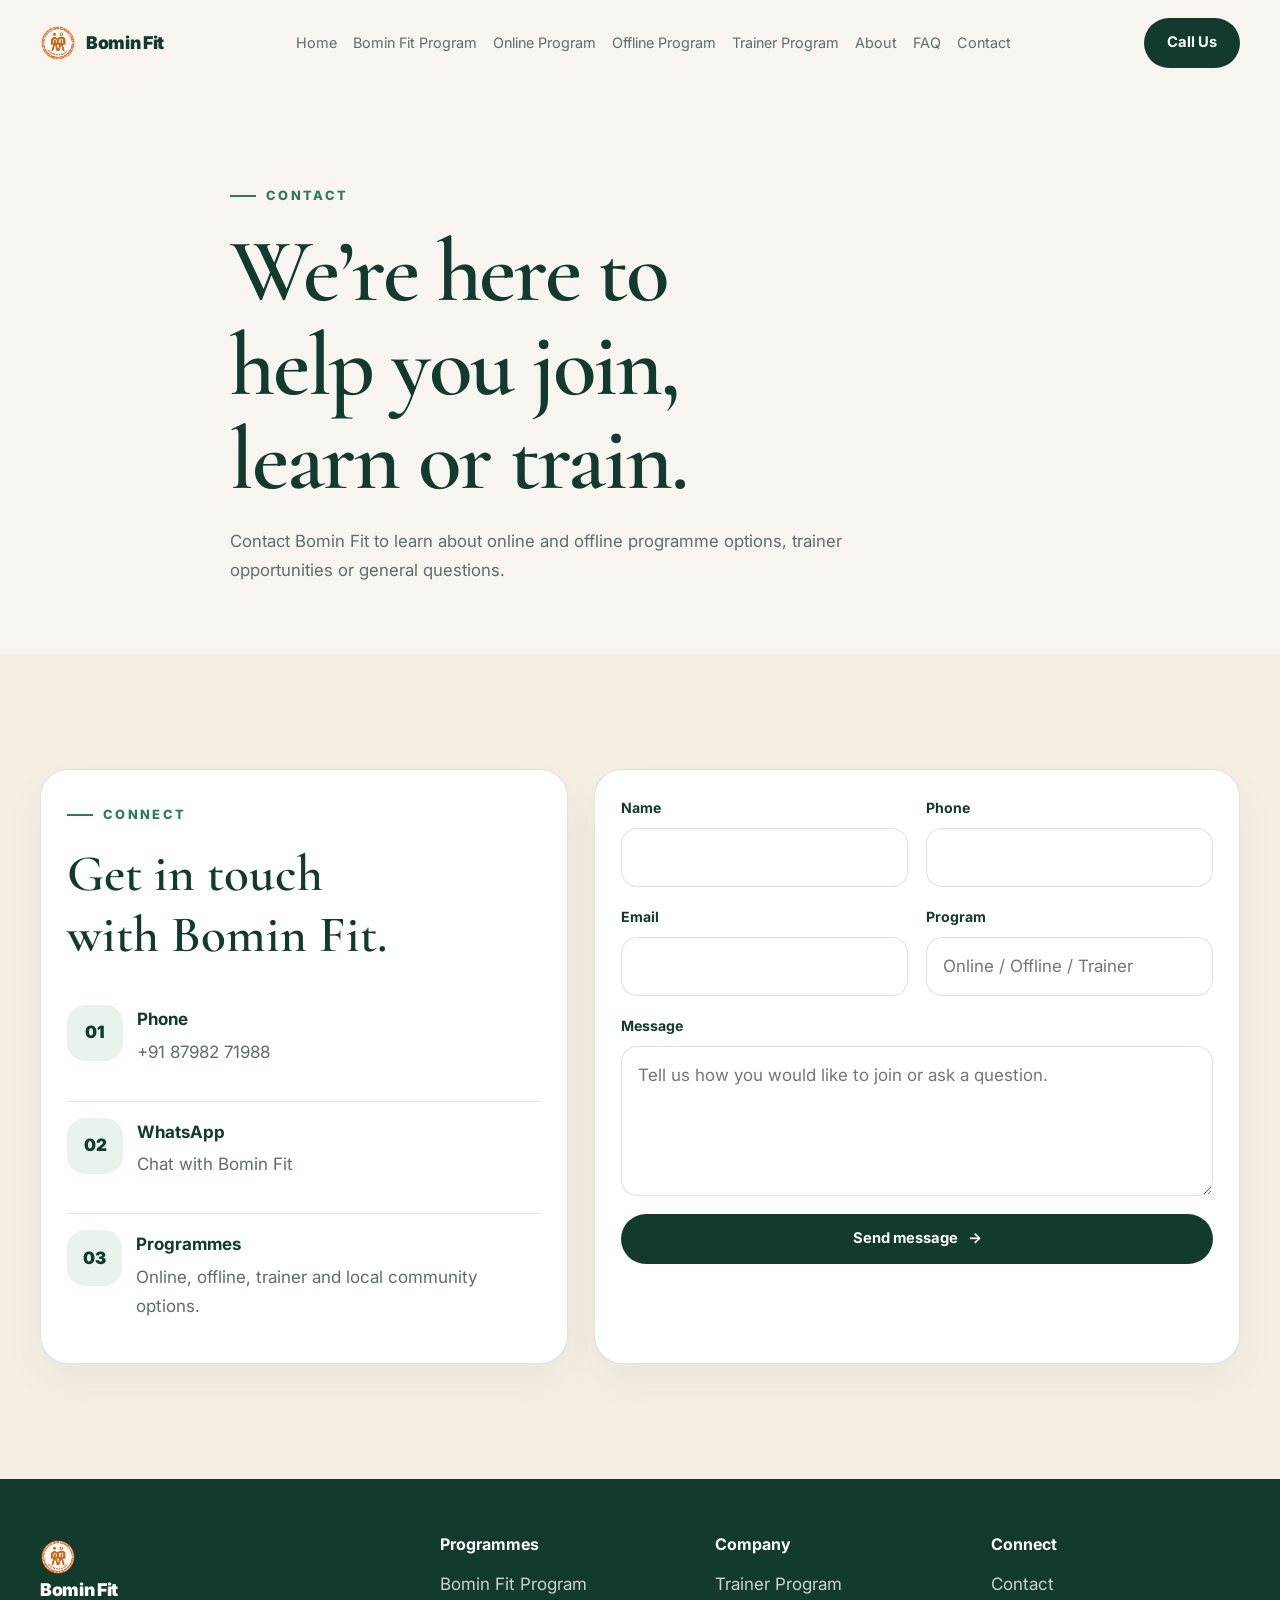
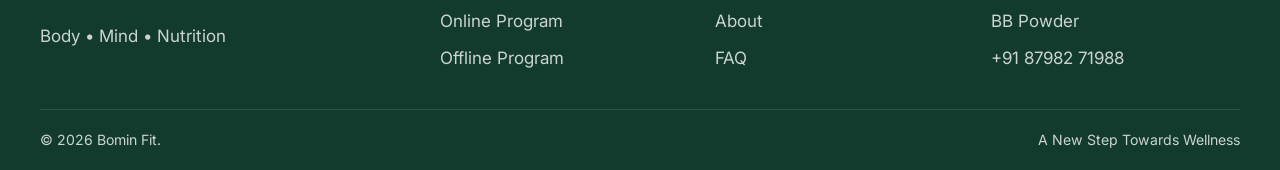
<file: contact/index.html>
<!doctype html>
<html lang="en">
<head>
  <meta charset="utf-8">
  <meta name="viewport" content="width=device-width,initial-scale=1,viewport-fit=cover">
  <meta name="description" content="Contact Bomin Fit to join the programme, learn about online and offline options, or become a trainer.">
  <title>Contact | Bomin Fit</title>
  <link rel="icon" href="../logo.png" type="image/png">
  <link rel="stylesheet" href="../css/style.css?v=20261005-4">
</head>
<body>
  <header class="site-header">
    <div class="container header-inner">
      <a class="brand" href="../" aria-label="Bomin Fit home"><img src="../logo.png" alt="" width="36" height="36"><span>Bomin Fit</span></a>
      <nav class="nav" aria-label="Primary navigation">
        <a data-nav href="../">Home</a>
        <a data-nav href="../program/">Bomin Fit Program</a>
        <a data-nav href="../online-program/">Online Program</a>
        <a data-nav href="../offline-program/">Offline Program</a>
        <a data-nav href="../trainer-program/">Trainer Program</a>
        <a data-nav href="../about/">About</a>
        <a data-nav href="../faq/">FAQ</a>
        <a data-nav href="../contact/">Contact</a>
      </nav>
      <div class="header-actions"><a class="btn btn--primary" href="tel:+918798271988">Call Us</a><button class="menu-toggle" type="button" aria-label="Open menu" aria-expanded="false">☰</button></div>
    </div>
    <div class="mobile-nav" aria-label="Mobile navigation"><div class="container"><a href="../">Home</a><a href="../program/">Bomin Fit Program</a><a href="../online-program/">Online Program</a><a href="../offline-program/">Offline Program</a><a href="../trainer-program/">Trainer Program</a><a href="../about/">About</a><a href="../faq/">FAQ</a><a href="../contact/">Contact</a><a class="btn btn--primary" href="tel:+918798271988">Call Us</a></div></div>
  </header>

  <main>
    <section class="page-hero section">
      <div class="container narrow reveal">
        <p class="eyebrow">Contact</p>
        <h1 class="display">We’re here to help you join, learn or train.</h1>
        <p class="lead">Contact Bomin Fit to learn about online and offline programme options, trainer opportunities or general questions.</p>
      </div>
    </section>

    <section class="section section--sand">
      <div class="container contact-wrap">
        <div class="contact-card reveal">
          <p class="eyebrow">Connect</p>
          <h2>Get in touch with Bomin Fit.</h2>
          <div class="contact-methods">
            <div class="contact-method"><div class="feature-index">01</div><div><strong>Phone</strong><a href="tel:+918798271988">+91 87982 71988</a></div></div>
            <div class="contact-method"><div class="feature-index">02</div><div><strong>WhatsApp</strong><a href="https://wa.me/918798271988?text=Hello%20Bomin%20Fit%2C%20I%20want%20to%20join%20the%20programme." target="_blank" rel="noopener">Chat with Bomin Fit</a></div></div>
            <div class="contact-method"><div class="feature-index">03</div><div><strong>Programmes</strong><span>Online, offline, trainer and local community options.</span></div></div>
          </div>
        </div>

        <div class="contact-card reveal">
          <form class="contact-form" data-google-form-action="" novalidate>
            <div class="form-grid">
              <div class="field"><label for="name">Name</label><input id="name" name="name" autocomplete="name" required></div>
              <div class="field"><label for="phone">Phone</label><input id="phone" name="phone" autocomplete="tel" required></div>
              <div class="field"><label for="email">Email</label><input id="email" name="email" type="email" autocomplete="email"></div>
              <div class="field"><label for="program">Program</label><input id="program" name="program" placeholder="Online / Offline / Trainer"></div>
              <div class="field field--full"><label for="message">Message</label><textarea id="message" name="message" required placeholder="Tell us how you would like to join or ask a question."></textarea></div>
              <div class="field field--full"><button class="btn btn--primary" type="submit">Send message <span class="arrow">→</span></button><p class="form-status" role="status" aria-live="polite"></p></div>
            </div>
          </form>
        </div>
      </div>
    </section>
  </main>

  <footer class="site-footer"><div class="container"><div class="footer-grid"><div class="footer-col footer-brand"><a class="brand" href="../"><img src="../logo.png" alt="" width="36" height="36"><span>Bomin Fit</span></a><p>Body • Mind • Nutrition</p></div><div class="footer-col"><h4>Programmes</h4><a href="../program/">Bomin Fit Program</a><a href="../online-program/">Online Program</a><a href="../offline-program/">Offline Program</a></div><div class="footer-col"><h4>Company</h4><a href="../trainer-program/">Trainer Program</a><a href="../about/">About</a><a href="../faq/">FAQ</a></div><div class="footer-col"><h4>Connect</h4><a href="../contact/">Contact</a><a href="../bb-powder/">BB Powder</a><a href="tel:+918798271988">+91 87982 71988</a></div></div><div class="footer-bottom"><span>© <span class="year">2026</span> Bomin Fit.</span><span>A New Step Towards Wellness</span></div></div></footer>
  <script>document.querySelector('.year').textContent=new Date().getFullYear();</script>
  <script src="../js/script.js" defer></script>
</body>
</html>
</file>
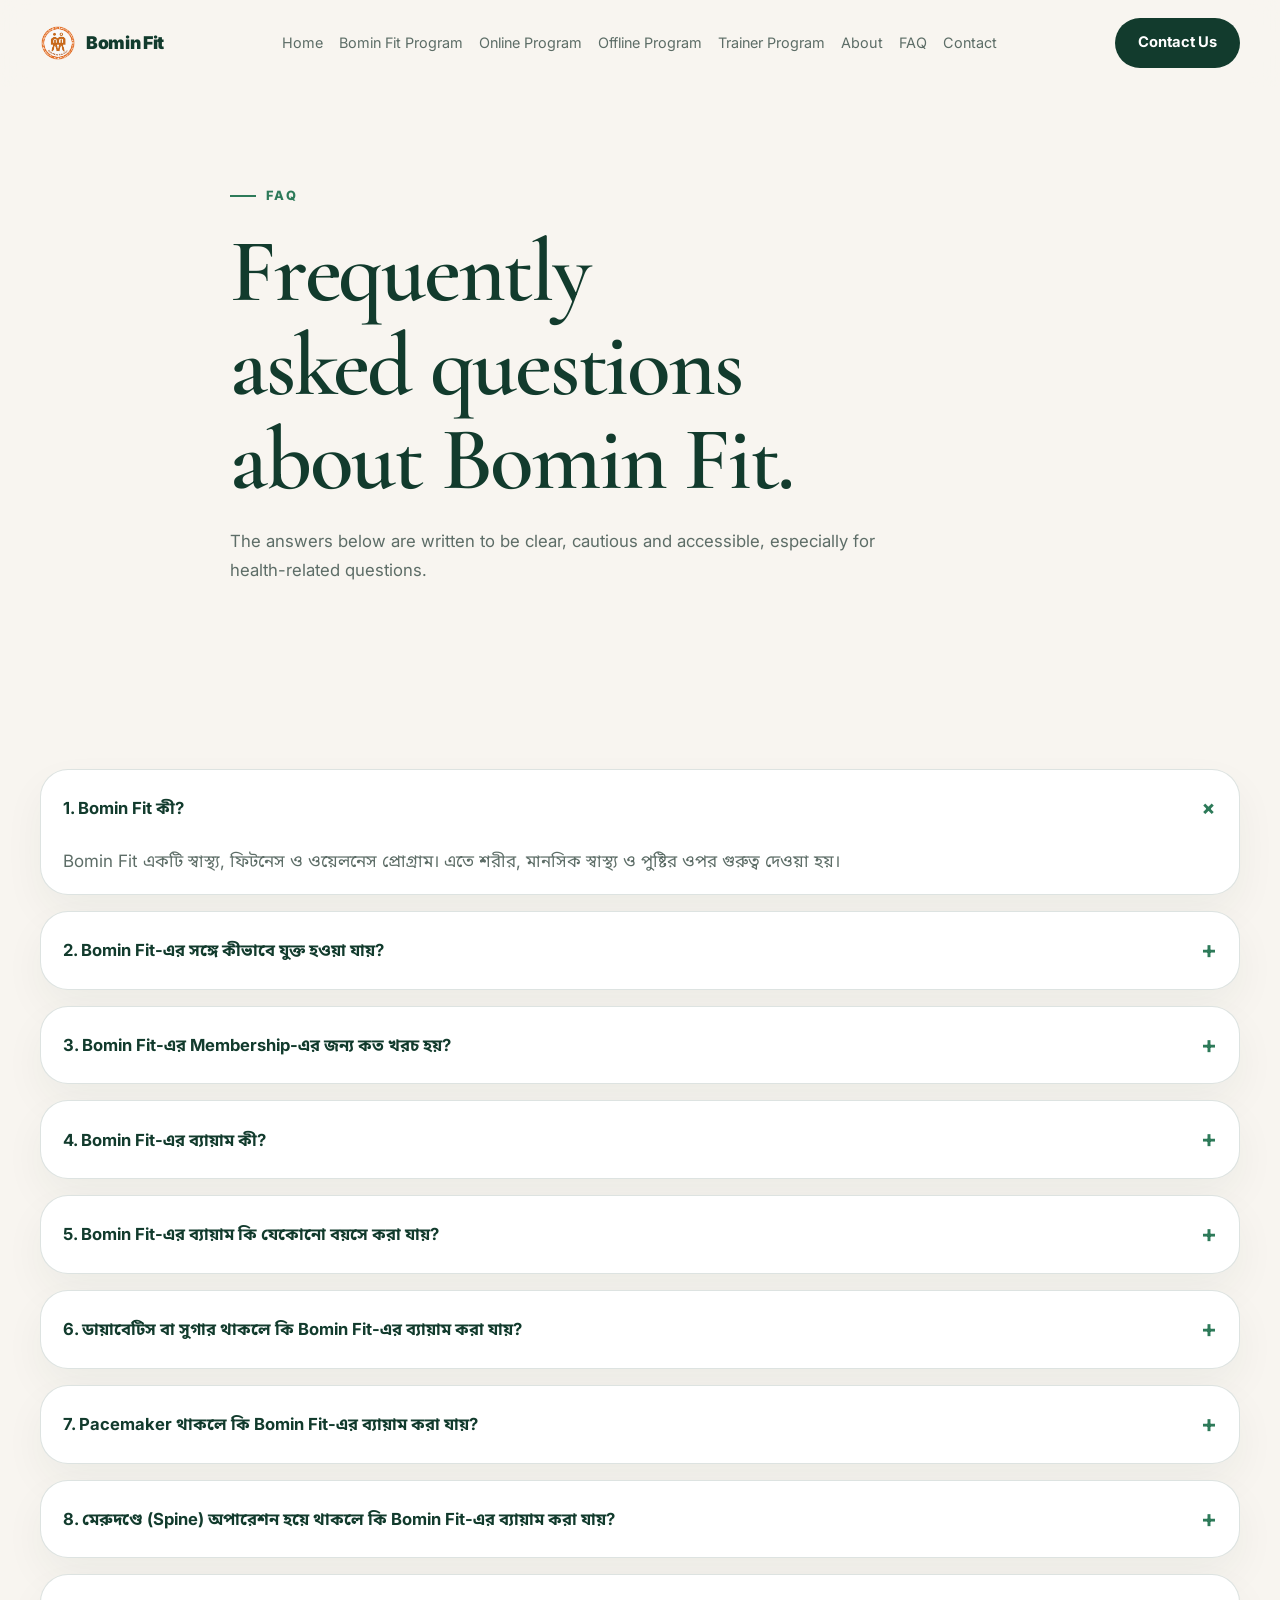
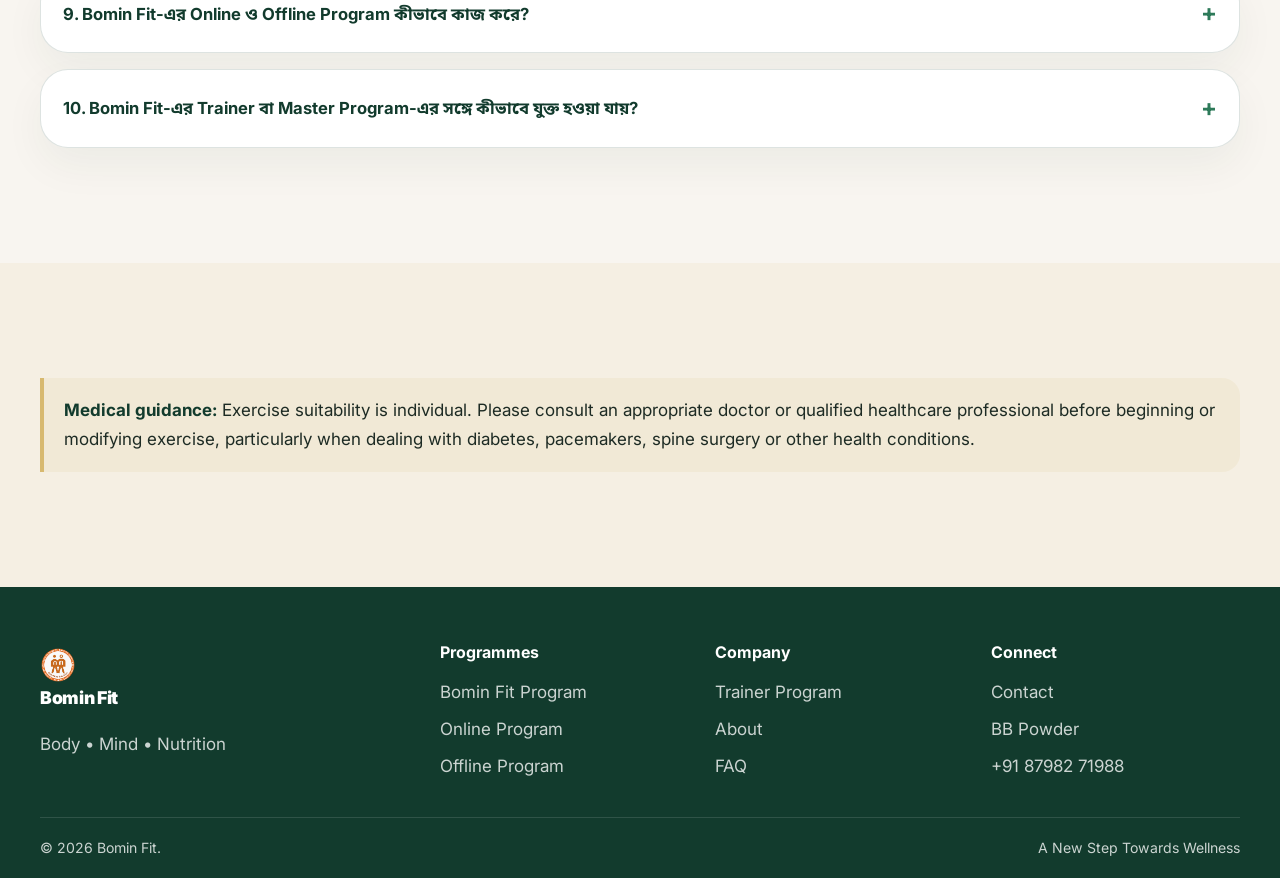
<file: faq/index.html>
<!doctype html>
<html lang="en">
<head>
  <meta charset="utf-8">
  <meta name="viewport" content="width=device-width,initial-scale=1,viewport-fit=cover">
  <meta name="description" content="Frequently asked questions about Bomin Fit, online and offline programmes, trainer paths and health-related guidance.">
  <title>FAQ | Bomin Fit</title>
  <link rel="icon" href="../logo.png" type="image/png">
  <link rel="stylesheet" href="../css/style.css?v=20261005-4">
</head>
<body>
  <header class="site-header">
    <div class="container header-inner">
      <a class="brand" href="../" aria-label="Bomin Fit home"><img src="../logo.png" alt="" width="36" height="36"><span>Bomin Fit</span></a>
      <nav class="nav" aria-label="Primary navigation">
        <a data-nav href="../">Home</a>
        <a data-nav href="../program/">Bomin Fit Program</a>
        <a data-nav href="../online-program/">Online Program</a>
        <a data-nav href="../offline-program/">Offline Program</a>
        <a data-nav href="../trainer-program/">Trainer Program</a>
        <a data-nav href="../about/">About</a>
        <a data-nav href="../faq/">FAQ</a>
        <a data-nav href="../contact/">Contact</a>
      </nav>
      <div class="header-actions"><a class="btn btn--primary" href="../contact/">Contact Us</a><button class="menu-toggle" type="button" aria-label="Open menu" aria-expanded="false">☰</button></div>
    </div>
    <div class="mobile-nav" aria-label="Mobile navigation"><div class="container"><a href="../">Home</a><a href="../program/">Bomin Fit Program</a><a href="../online-program/">Online Program</a><a href="../offline-program/">Offline Program</a><a href="../trainer-program/">Trainer Program</a><a href="../about/">About</a><a href="../faq/">FAQ</a><a href="../contact/">Contact</a><a class="btn btn--primary" href="../contact/">Contact Us</a></div></div>
  </header>

  <main>
    <section class="page-hero section">
      <div class="container narrow reveal">
        <p class="eyebrow">FAQ</p>
        <h1 class="display">Frequently asked questions about Bomin Fit.</h1>
        <p class="lead">The answers below are written to be clear, cautious and accessible, especially for health-related questions.</p>
      </div>
    </section>

    <section class="section">
      <div class="container">
        <div class="faq-list reveal">
          <div class="faq-item open"><button class="faq-question" type="button" aria-expanded="true"><span>1. Bomin Fit কী?</span><span>+</span></button><div class="faq-answer" style="max-height: 180px;"><div>Bomin Fit একটি স্বাস্থ্য, ফিটনেস ও ওয়েলনেস প্রোগ্রাম। এতে শরীর, মানসিক স্বাস্থ্য ও পুষ্টির ওপর গুরুত্ব দেওয়া হয়।</div></div></div>

          <div class="faq-item"><button class="faq-question" type="button" aria-expanded="false"><span>2. Bomin Fit-এর সঙ্গে কীভাবে যুক্ত হওয়া যায়?</span><span>+</span></button><div class="faq-answer"><div>অনলাইন বা অফলাইনে যোগ দেওয়ার জন্য Bomin Fit-এর সঙ্গে সরাসরি যোগাযোগ করুন।</div></div></div>

          <div class="faq-item"><button class="faq-question" type="button" aria-expanded="false"><span>3. Bomin Fit-এর Membership-এর জন্য কত খরচ হয়?</span><span>+</span></button><div class="faq-answer"><div>মেম্বারশিপ খরচের সুনির্দিষ্ট তথ্যের জন্য Bomin Fit-এর সাথে যোগাযোগ করুন।</div></div></div>

          <div class="faq-item"><button class="faq-question" type="button" aria-expanded="false"><span>4. Bomin Fit-এর ব্যায়াম কী?</span><span>+</span></button><div class="faq-answer"><div>Bomin Fit-এর ব্যায়াম মূলত শরীরকে সচল রাখার জন্য, দৈনন্দিন গতিশীলতা ও সুস্থ জীবনধারা গড়ে তোলার জন্য ডিজাইন করা হয়।</div></div></div>

          <div class="faq-item"><button class="faq-question" type="button" aria-expanded="false"><span>5. Bomin Fit-এর ব্যায়াম কি যেকোনো বয়সে করা যায়?</span><span>+</span></button><div class="faq-answer"><div>ব্যায়ামের উপযুক্ততা ব্যক্তিভেদে আলাদা হতে পারে। অনুগ্রহ করে শুরু করার আগে উপযুক্ত ডাক্তারের বা যোগ্য স্বাস্থ্যসেবা পেশাদারের সাথে পরামর্শ করুন।</div></div></div>

          <div class="faq-item"><button class="faq-question" type="button" aria-expanded="false"><span>6. ডায়াবেটিস বা সুগার থাকলে কি Bomin Fit-এর ব্যায়াম করা যায়?</span><span>+</span></button><div class="faq-answer"><div>ডায়াবেটিস বা সুগার থাকলে ব্যায়াম উপযুক্ততা ব্যক্তিভেদে ভিন্ন হতে পারে। শুরু করার আগে সংশ্লিষ্ট ডাক্তারের পরামর্শ নিন। Bomin Fit সব অবস্থায় সর্বজনীনভাবে নিরাপদ বা উপযুক্ত নয় এমনভাবে দাবি করে না।</div></div></div>

          <div class="faq-item"><button class="faq-question" type="button" aria-expanded="false"><span>7. Pacemaker থাকলে কি Bomin Fit-এর ব্যায়াম করা যায়?</span><span>+</span></button><div class="faq-answer"><div>Pacemaker থাকলে ব্যায়াম উপযুক্ততা ব্যক্তিগত অবস্থা অনুযায়ী নির্ধারিত হয়। শুরু করার আগে ডাক্তারের সাথে আলোচনা করুন।</div></div></div>

          <div class="faq-item"><button class="faq-question" type="button" aria-expanded="false"><span>8. মেরুদণ্ডে (Spine) অপারেশন হয়ে থাকলে কি Bomin Fit-এর ব্যায়াম করা যায়?</span><span>+</span></button><div class="faq-answer"><div>মেরুদণ্ডে অপারেশন থাকলে ব্যায়ামের উপযুক্ততা আলাদা হতে পারে। ঝুঁকি কমাতে উপযুক্ত ডাক্তারের পরামর্শ নিন।</div></div></div>

          <div class="faq-item"><button class="faq-question" type="button" aria-expanded="false"><span>9. Bomin Fit-এর Online ও Offline Program কীভাবে কাজ করে?</span><span>+</span></button><div class="faq-answer"><div>Online Program থেকে ঘর থেকে যোগ দেওয়া যায়, যেখানে শরীর, মানসিক স্বাস্থ্য ও পুষ্টি অনুশীলনকে একত্রে দেখা হয়। Offline Program-এর মাধ্যমে কমিউনিটি ভিত্তিক সহায়তা ও স্থানীয় যোগাযোগ পাওয়া যায়।</div></div></div>

          <div class="faq-item"><button class="faq-question" type="button" aria-expanded="false"><span>10. Bomin Fit-এর Trainer বা Master Program-এর সঙ্গে কীভাবে যুক্ত হওয়া যায়?</span><span>+</span></button><div class="faq-answer"><div>Trainer Program পৃষ্ঠায় বিস্তারিত তথ্য রয়েছে। আপনি সেখানে যোগাযোগ করে আরও জানতে পারবেন।</div></div></div>
        </div>
      </div>
    </section>

    <section class="section section--sand">
      <div class="container">
        <div class="notice reveal">
          <strong>Medical guidance:</strong> Exercise suitability is individual. Please consult an appropriate doctor or qualified healthcare professional before beginning or modifying exercise, particularly when dealing with diabetes, pacemakers, spine surgery or other health conditions.
        </div>
      </div>
    </section>
  </main>

  <footer class="site-footer"><div class="container"><div class="footer-grid"><div class="footer-col footer-brand"><a class="brand" href="../"><img src="../logo.png" alt="" width="36" height="36"><span>Bomin Fit</span></a><p>Body • Mind • Nutrition</p></div><div class="footer-col"><h4>Programmes</h4><a href="../program/">Bomin Fit Program</a><a href="../online-program/">Online Program</a><a href="../offline-program/">Offline Program</a></div><div class="footer-col"><h4>Company</h4><a href="../trainer-program/">Trainer Program</a><a href="../about/">About</a><a href="../faq/">FAQ</a></div><div class="footer-col"><h4>Connect</h4><a href="../contact/">Contact</a><a href="../bb-powder/">BB Powder</a><a href="tel:+918798271988">+91 87982 71988</a></div></div><div class="footer-bottom"><span>© <span class="year">2026</span> Bomin Fit.</span><span>A New Step Towards Wellness</span></div></div></footer>
  <script>document.querySelector('.year').textContent=new Date().getFullYear();</script>
  <script src="../js/script.js" defer></script>
</body>
</html>
</file>
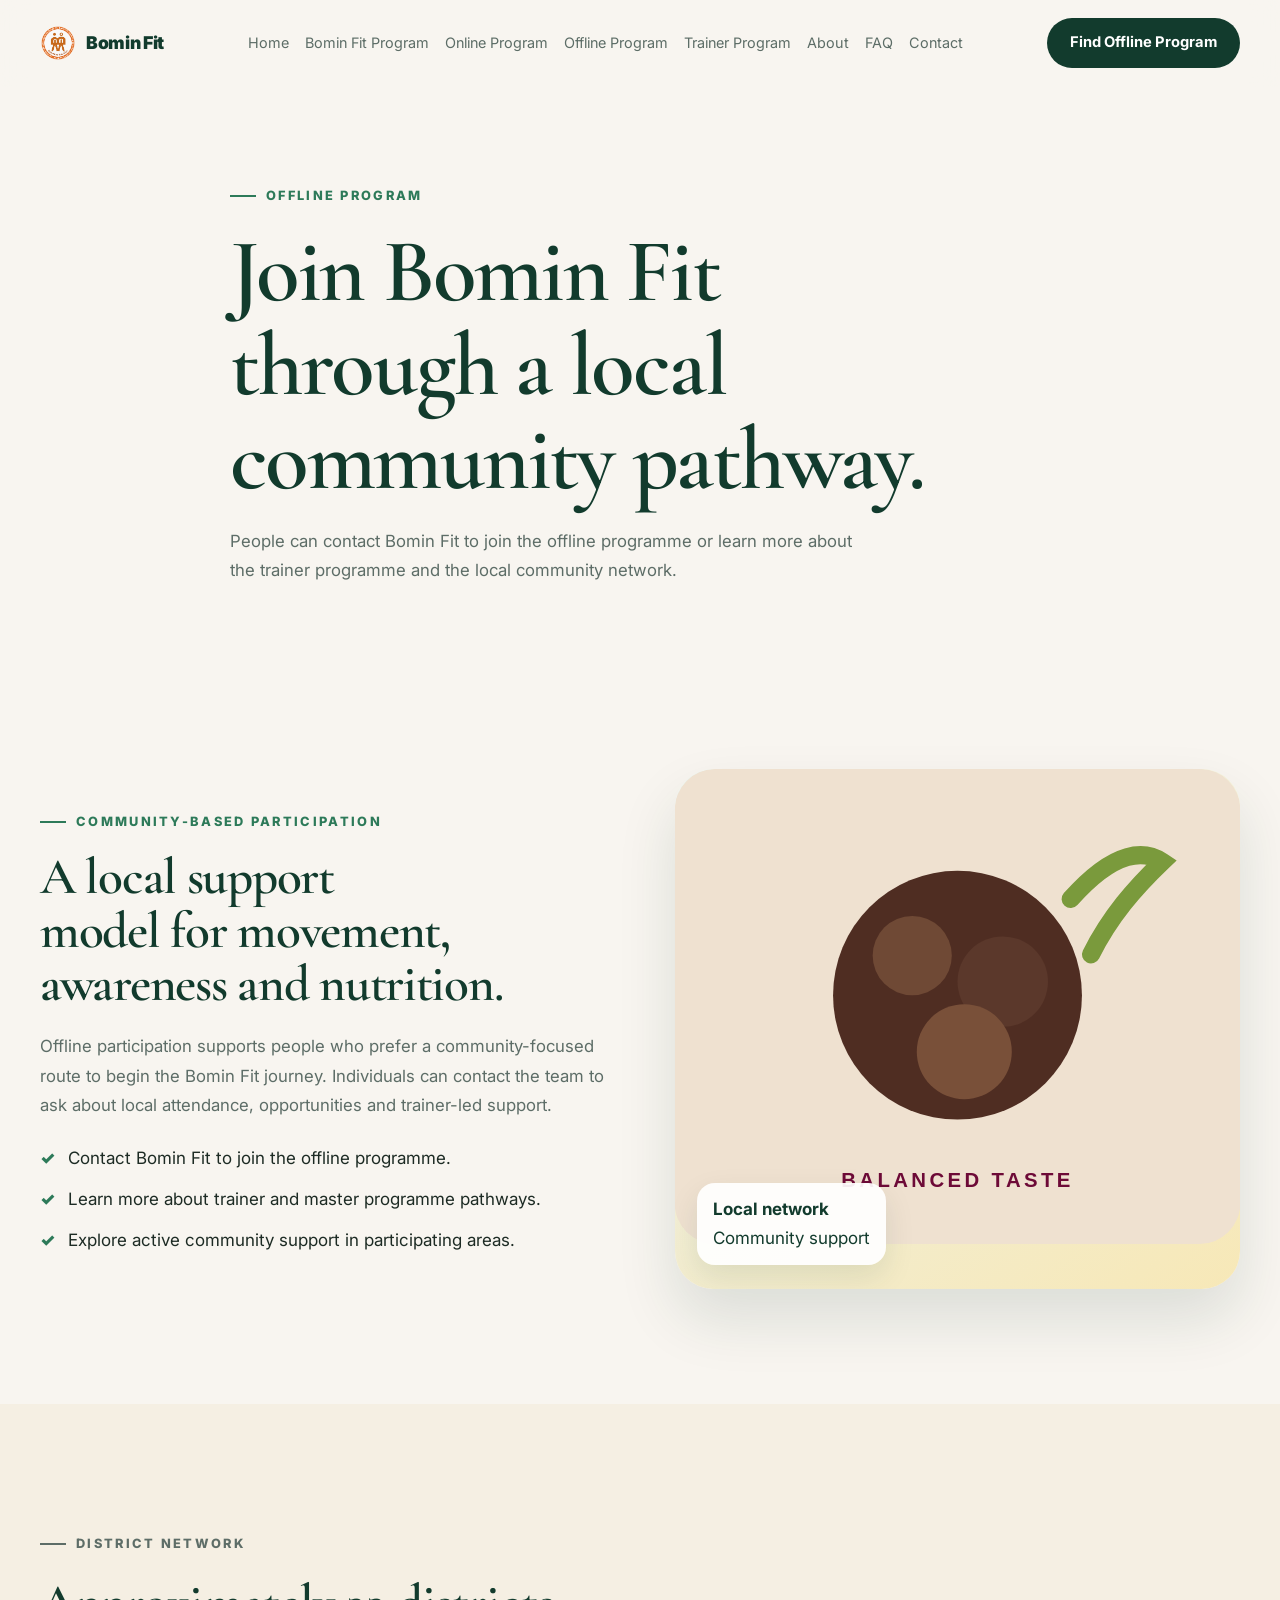
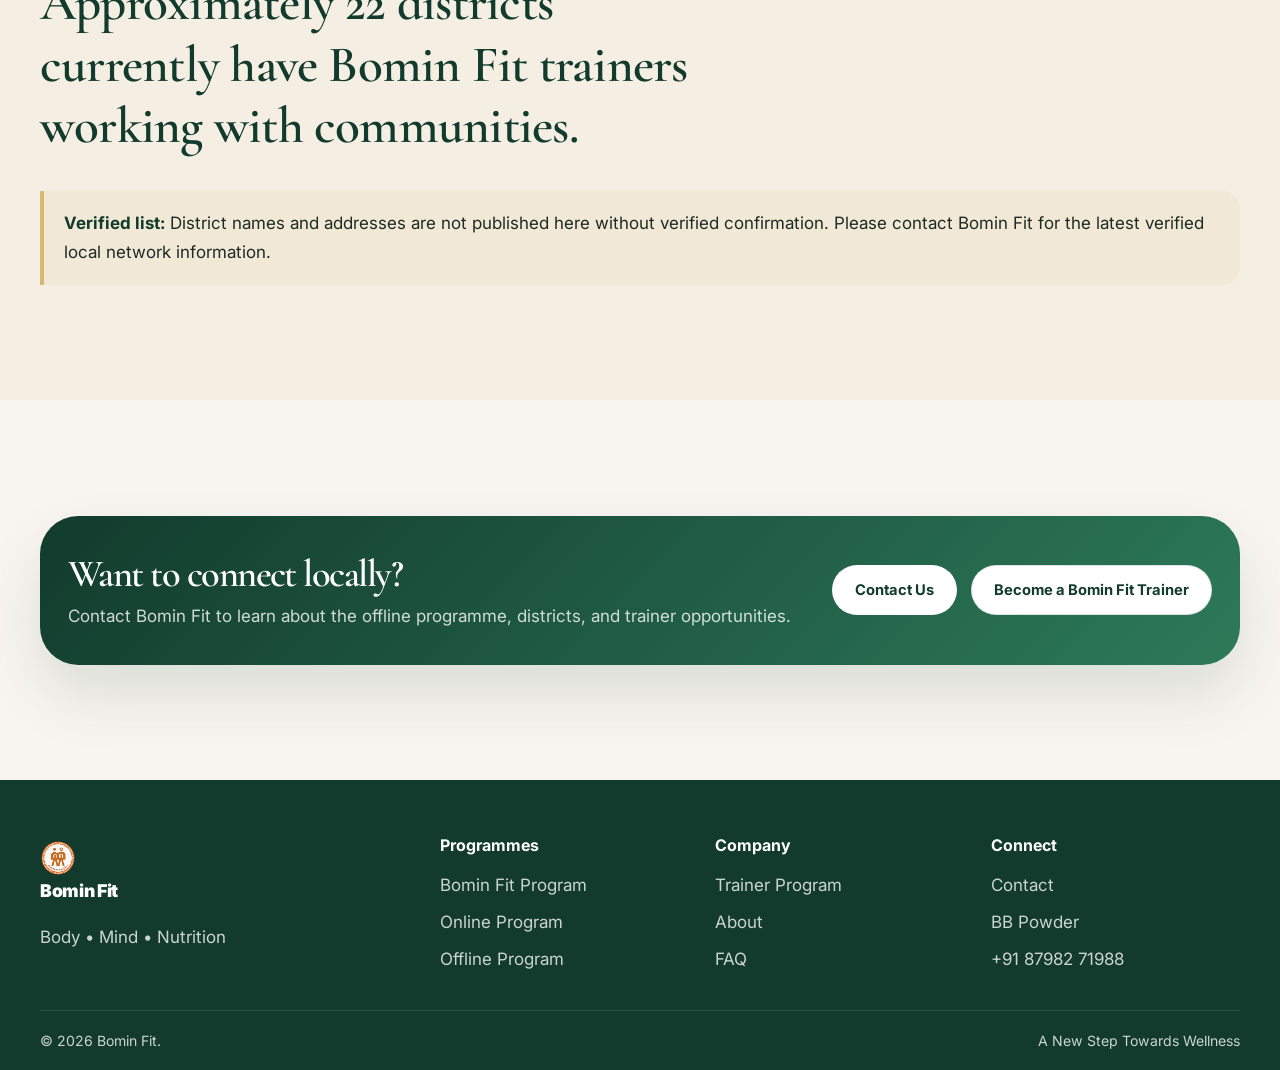
<file: offline-program/index.html>
<!doctype html>
<html lang="en">
<head>
  <meta charset="utf-8">
  <meta name="viewport" content="width=device-width,initial-scale=1,viewport-fit=cover">
  <meta name="description" content="Offline Bomin Fit programme details, community participation and trainer network information.">
  <title>Offline Program | Bomin Fit</title>
  <link rel="icon" href="../logo.png" type="image/png">
  <link rel="stylesheet" href="../css/style.css?v=20261005-4">
</head>
<body>
  <header class="site-header">
    <div class="container header-inner">
      <a class="brand" href="../" aria-label="Bomin Fit home"><img src="../logo.png" alt="" width="36" height="36"><span>Bomin Fit</span></a>
      <nav class="nav" aria-label="Primary navigation">
        <a data-nav href="../">Home</a>
        <a data-nav href="../program/">Bomin Fit Program</a>
        <a data-nav href="../online-program/">Online Program</a>
        <a data-nav href="../offline-program/">Offline Program</a>
        <a data-nav href="../trainer-program/">Trainer Program</a>
        <a data-nav href="../about/">About</a>
        <a data-nav href="../faq/">FAQ</a>
        <a data-nav href="../contact/">Contact</a>
      </nav>
      <div class="header-actions"><a class="btn btn--primary" href="../contact/">Find Offline Program</a><button class="menu-toggle" type="button" aria-label="Open menu" aria-expanded="false">☰</button></div>
    </div>
    <div class="mobile-nav" aria-label="Mobile navigation"><div class="container"><a href="../">Home</a><a href="../program/">Bomin Fit Program</a><a href="../online-program/">Online Program</a><a href="../offline-program/">Offline Program</a><a href="../trainer-program/">Trainer Program</a><a href="../about/">About</a><a href="../faq/">FAQ</a><a href="../contact/">Contact</a><a class="btn btn--primary" href="../contact/">Find Offline Program</a></div></div>
  </header>

  <main>
    <section class="page-hero section">
      <div class="container narrow reveal">
        <p class="eyebrow">Offline Program</p>
        <h1 class="display">Join Bomin Fit through a local community pathway.</h1>
        <p class="lead">People can contact Bomin Fit to join the offline programme or learn more about the trainer programme and the local community network.</p>
      </div>
    </section>

    <section class="section">
      <div class="container split">
        <div>
          <p class="eyebrow reveal">Community-based participation</p>
          <h2 class="display display--small reveal">A local support model for movement, awareness and nutrition.</h2>
          <p class="lead reveal">Offline participation supports people who prefer a community-focused route to begin the Bomin Fit journey. Individuals can contact the team to ask about local attendance, opportunities and trainer-led support.</p>
          <ul class="check-list reveal">
            <li>Contact Bomin Fit to join the offline programme.</li>
            <li>Learn more about trainer and master programme pathways.</li>
            <li>Explore active community support in participating areas.</li>
          </ul>
        </div>
        <div class="media-card reveal"><img src="../assets/images/ingredient-cocoa.svg" alt="Bomin Fit community network illustration" width="680" height="520" loading="lazy" decoding="async"><div class="media-tag"><b>Local network</b><span>Community support</span></div></div>
      </div>
    </section>

    <section class="section section--sand">
      <div class="container">
        <div class="section-header reveal">
          <p class="eyebrow">District network</p>
          <h2>Approximately 22 districts currently have Bomin Fit trainers working with communities.</h2>
        </div>
        <div class="notice reveal"><strong>Verified list:</strong> District names and addresses are not published here without verified confirmation. Please contact Bomin Fit for the latest verified local network information.</div>
      </div>
    </section>

    <section class="section">
      <div class="container">
        <div class="cta-banner reveal">
          <div>
            <h3>Want to connect locally?</h3>
            <p>Contact Bomin Fit to learn about the offline programme, districts, and trainer opportunities.</p>
          </div>
          <div class="hero-actions" style="margin-top:0;"><a class="btn btn--light" href="../contact/">Contact Us</a><a class="btn btn--secondary" href="../trainer-program/">Become a Bomin Fit Trainer</a></div>
        </div>
      </div>
    </section>
  </main>

  <footer class="site-footer"><div class="container"><div class="footer-grid"><div class="footer-col footer-brand"><a class="brand" href="../"><img src="../logo.png" alt="" width="36" height="36"><span>Bomin Fit</span></a><p>Body • Mind • Nutrition</p></div><div class="footer-col"><h4>Programmes</h4><a href="../program/">Bomin Fit Program</a><a href="../online-program/">Online Program</a><a href="../offline-program/">Offline Program</a></div><div class="footer-col"><h4>Company</h4><a href="../trainer-program/">Trainer Program</a><a href="../about/">About</a><a href="../faq/">FAQ</a></div><div class="footer-col"><h4>Connect</h4><a href="../contact/">Contact</a><a href="../bb-powder/">BB Powder</a><a href="tel:+918798271988">+91 87982 71988</a></div></div><div class="footer-bottom"><span>© <span class="year">2026</span> Bomin Fit.</span><span>A New Step Towards Wellness</span></div></div></footer>
  <script>document.querySelector('.year').textContent=new Date().getFullYear();</script>
  <script src="../js/script.js" defer></script>
</body>
</html>
</file>
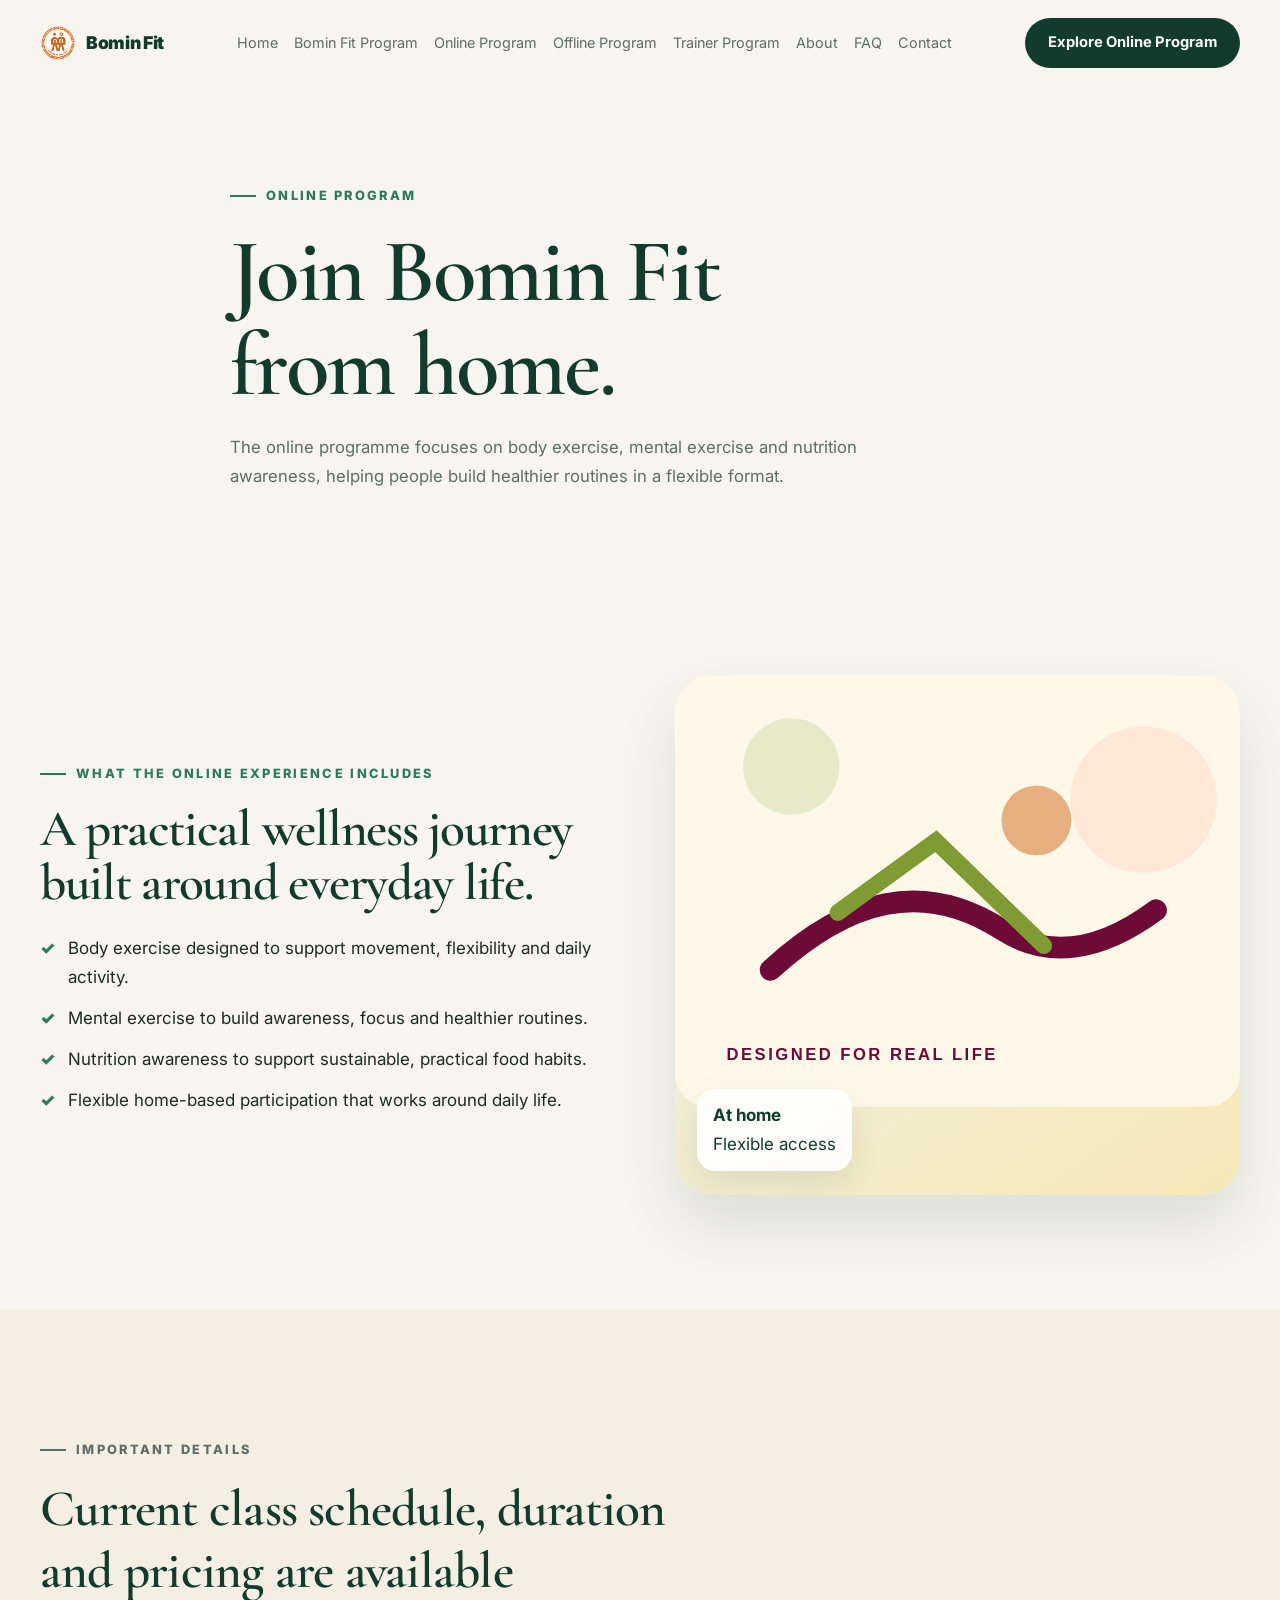
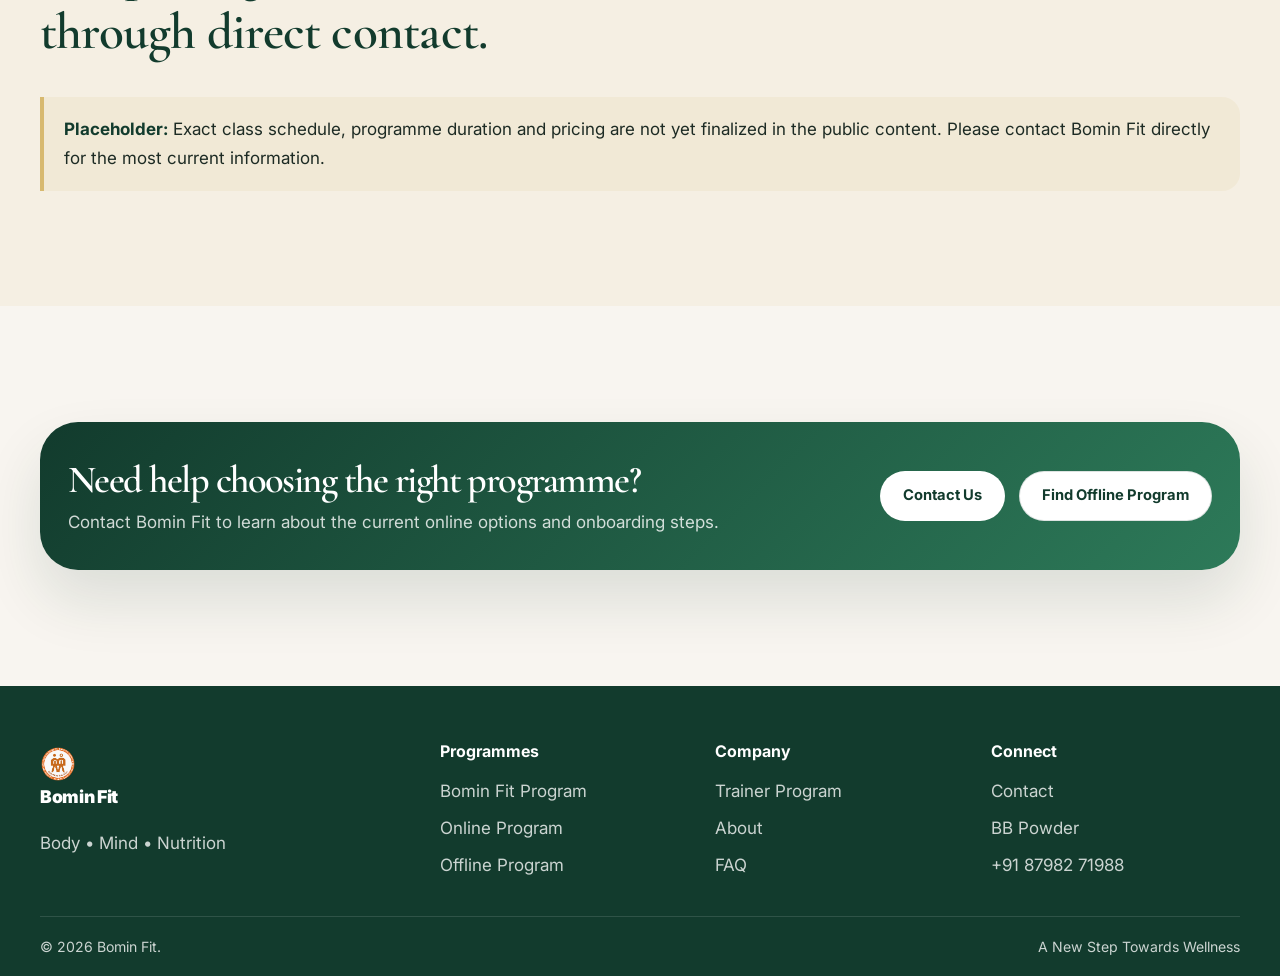
<file: online-program/index.html>
<!doctype html>
<html lang="en">
<head>
  <meta charset="utf-8">
  <meta name="viewport" content="width=device-width,initial-scale=1,viewport-fit=cover">
  <meta name="description" content="Bomin Fit online programme helps people join from home and follow a wellness routine built around body exercise, mental exercise and nutrition awareness.">
  <title>Online Program | Bomin Fit</title>
  <link rel="icon" href="../logo.png" type="image/png">
  <link rel="stylesheet" href="../css/style.css?v=20261005-4">
</head>
<body>
  <header class="site-header">
    <div class="container header-inner">
      <a class="brand" href="../" aria-label="Bomin Fit home"><img src="../logo.png" alt="" width="36" height="36"><span>Bomin Fit</span></a>
      <nav class="nav" aria-label="Primary navigation">
        <a data-nav href="../">Home</a>
        <a data-nav href="../program/">Bomin Fit Program</a>
        <a data-nav href="../online-program/">Online Program</a>
        <a data-nav href="../offline-program/">Offline Program</a>
        <a data-nav href="../trainer-program/">Trainer Program</a>
        <a data-nav href="../about/">About</a>
        <a data-nav href="../faq/">FAQ</a>
        <a data-nav href="../contact/">Contact</a>
      </nav>
      <div class="header-actions"><a class="btn btn--primary" href="../contact/">Explore Online Program</a><button class="menu-toggle" type="button" aria-label="Open menu" aria-expanded="false">☰</button></div>
    </div>
    <div class="mobile-nav" aria-label="Mobile navigation"><div class="container"><a href="../">Home</a><a href="../program/">Bomin Fit Program</a><a href="../online-program/">Online Program</a><a href="../offline-program/">Offline Program</a><a href="../trainer-program/">Trainer Program</a><a href="../about/">About</a><a href="../faq/">FAQ</a><a href="../contact/">Contact</a><a class="btn btn--primary" href="../contact/">Explore Online Program</a></div></div>
  </header>

  <main>
    <section class="page-hero section">
      <div class="container narrow reveal">
        <p class="eyebrow">Online Program</p>
        <h1 class="display">Join Bomin Fit from home.</h1>
        <p class="lead">The online programme focuses on body exercise, mental exercise and nutrition awareness, helping people build healthier routines in a flexible format.</p>
      </div>
    </section>

    <section class="section">
      <div class="container split">
        <div>
          <p class="eyebrow reveal">What the online experience includes</p>
          <h2 class="display display--small reveal">A practical wellness journey built around everyday life.</h2>
          <ul class="check-list reveal">
            <li>Body exercise designed to support movement, flexibility and daily activity.</li>
            <li>Mental exercise to build awareness, focus and healthier routines.</li>
            <li>Nutrition awareness to support sustainable, practical food habits.</li>
            <li>Flexible home-based participation that works around daily life.</li>
          </ul>
        </div>
        <div class="media-card reveal"><img src="../assets/images/lifestyle-2.svg" alt="Online fitness and wellness illustration" width="680" height="520" loading="lazy" decoding="async"><div class="media-tag"><b>At home</b><span>Flexible access</span></div></div>
      </div>
    </section>

    <section class="section section--sand">
      <div class="container">
        <div class="section-header reveal">
          <p class="eyebrow">Important details</p>
          <h2>Current class schedule, duration and pricing are available through direct contact.</h2>
        </div>
        <div class="notice reveal">
          <strong>Placeholder:</strong> Exact class schedule, programme duration and pricing are not yet finalized in the public content. Please contact Bomin Fit directly for the most current information.
        </div>
      </div>
    </section>

    <section class="section">
      <div class="container">
        <div class="cta-banner reveal">
          <div>
            <h3>Need help choosing the right programme?</h3>
            <p>Contact Bomin Fit to learn about the current online options and onboarding steps.</p>
          </div>
          <div class="hero-actions" style="margin-top:0;"><a class="btn btn--light" href="../contact/">Contact Us</a><a class="btn btn--secondary" href="../offline-program/">Find Offline Program</a></div>
        </div>
      </div>
    </section>
  </main>

  <footer class="site-footer"><div class="container"><div class="footer-grid"><div class="footer-col footer-brand"><a class="brand" href="../"><img src="../logo.png" alt="" width="36" height="36"><span>Bomin Fit</span></a><p>Body • Mind • Nutrition</p></div><div class="footer-col"><h4>Programmes</h4><a href="../program/">Bomin Fit Program</a><a href="../online-program/">Online Program</a><a href="../offline-program/">Offline Program</a></div><div class="footer-col"><h4>Company</h4><a href="../trainer-program/">Trainer Program</a><a href="../about/">About</a><a href="../faq/">FAQ</a></div><div class="footer-col"><h4>Connect</h4><a href="../contact/">Contact</a><a href="../bb-powder/">BB Powder</a><a href="tel:+918798271988">+91 87982 71988</a></div></div><div class="footer-bottom"><span>© <span class="year">2026</span> Bomin Fit.</span><span>A New Step Towards Wellness</span></div></div></footer>
  <script>document.querySelector('.year').textContent=new Date().getFullYear();</script>
  <script src="../js/script.js" defer></script>
</body>
</html>
</file>
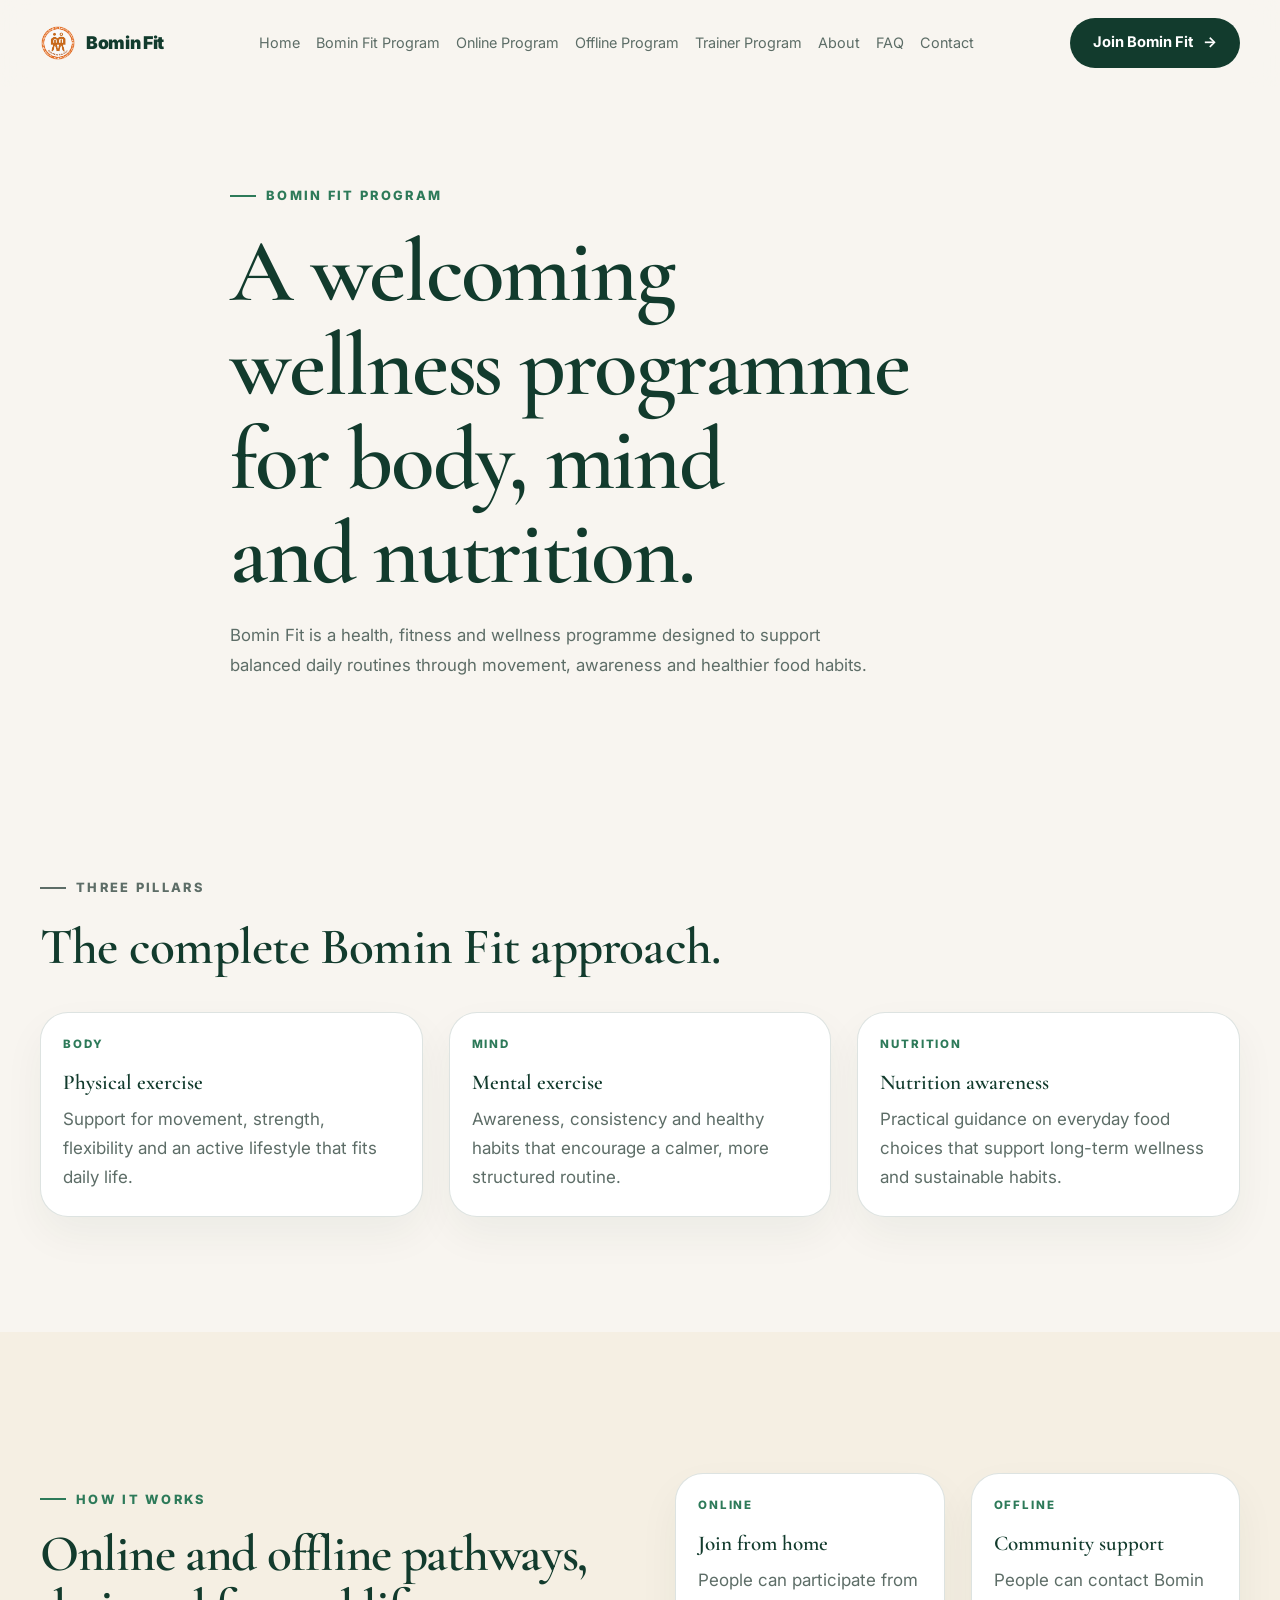
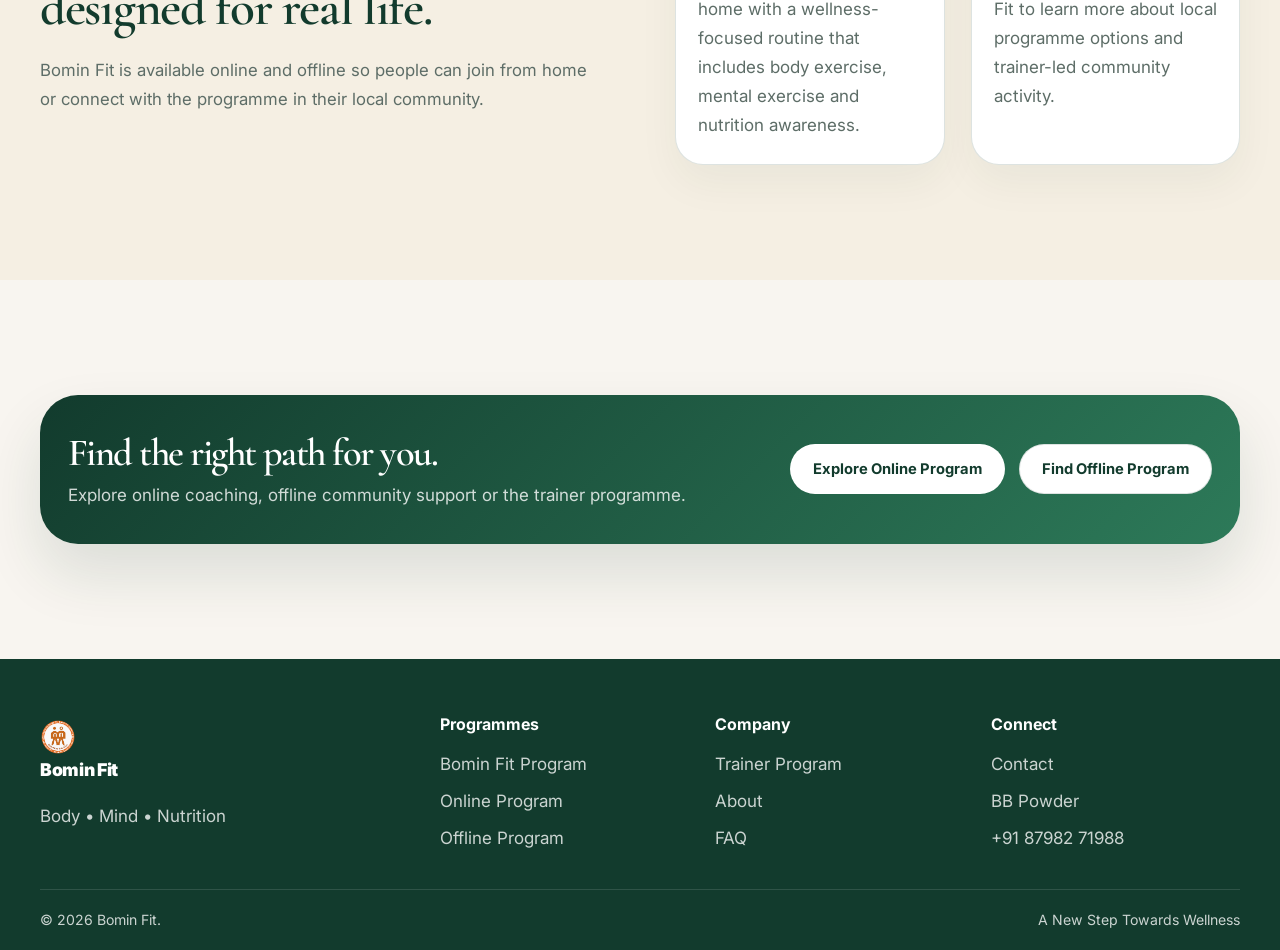
<file: program/index.html>
<!doctype html>
<html lang="en">
<head>
  <meta charset="utf-8">
  <meta name="viewport" content="width=device-width,initial-scale=1,viewport-fit=cover">
  <meta name="description" content="Bomin Fit Program brings together body, mind and nutrition in a flexible online and offline wellness framework.">
  <title>Bomin Fit Program | Bomin Fit</title>
  <link rel="icon" href="../logo.png" type="image/png">
  <link rel="stylesheet" href="../css/style.css?v=20261005-4">
</head>
<body>
  <header class="site-header">
    <div class="container header-inner">
      <a class="brand" href="../" aria-label="Bomin Fit home"><img src="../logo.png" alt="" width="36" height="36"><span>Bomin Fit</span></a>
      <nav class="nav" aria-label="Primary navigation">
        <a data-nav href="../">Home</a>
        <a data-nav href="../program/">Bomin Fit Program</a>
        <a data-nav href="../online-program/">Online Program</a>
        <a data-nav href="../offline-program/">Offline Program</a>
        <a data-nav href="../trainer-program/">Trainer Program</a>
        <a data-nav href="../about/">About</a>
        <a data-nav href="../faq/">FAQ</a>
        <a data-nav href="../contact/">Contact</a>
      </nav>
      <div class="header-actions">
        <a class="btn btn--primary" href="../contact/">Join Bomin Fit <span class="arrow">→</span></a>
        <button class="menu-toggle" type="button" aria-label="Open menu" aria-expanded="false">☰</button>
      </div>
    </div>
    <div class="mobile-nav" aria-label="Mobile navigation">
      <div class="container">
        <a href="../">Home</a>
        <a href="../program/">Bomin Fit Program</a>
        <a href="../online-program/">Online Program</a>
        <a href="../offline-program/">Offline Program</a>
        <a href="../trainer-program/">Trainer Program</a>
        <a href="../about/">About</a>
        <a href="../faq/">FAQ</a>
        <a href="../contact/">Contact</a>
        <a class="btn btn--primary" href="../contact/">Join Bomin Fit <span class="arrow">→</span></a>
      </div>
    </div>
  </header>

  <main>
    <section class="page-hero section">
      <div class="container narrow reveal">
        <p class="eyebrow">Bomin Fit Program</p>
        <h1 class="display">A welcoming wellness programme for body, mind and nutrition.</h1>
        <p class="lead">Bomin Fit is a health, fitness and wellness programme designed to support balanced daily routines through movement, awareness and healthier food habits.</p>
      </div>
    </section>

    <section class="section">
      <div class="container">
        <div class="section-header reveal">
          <p class="eyebrow">Three pillars</p>
          <h2>The complete Bomin Fit approach.</h2>
        </div>

        <div class="card-grid">
          <article class="card reveal">
            <div class="card-body">
              <div class="card-index">BODY</div>
              <h3>Physical exercise</h3>
              <p>Support for movement, strength, flexibility and an active lifestyle that fits daily life.</p>
            </div>
          </article>
          <article class="card reveal">
            <div class="card-body">
              <div class="card-index">MIND</div>
              <h3>Mental exercise</h3>
              <p>Awareness, consistency and healthy habits that encourage a calmer, more structured routine.</p>
            </div>
          </article>
          <article class="card reveal">
            <div class="card-body">
              <div class="card-index">NUTRITION</div>
              <h3>Nutrition awareness</h3>
              <p>Practical guidance on everyday food choices that support long-term wellness and sustainable habits.</p>
            </div>
          </article>
        </div>
      </div>
    </section>

    <section class="section section--sand">
      <div class="container split">
        <div>
          <p class="eyebrow reveal">How it works</p>
          <h2 class="display display--small reveal">Online and offline pathways, designed for real life.</h2>
          <p class="lead reveal">Bomin Fit is available online and offline so people can join from home or connect with the programme in their local community.</p>
        </div>
        <div class="inline-grid reveal">
          <div class="info-card">
            <div class="card-index">ONLINE</div>
            <h3>Join from home</h3>
            <p>People can participate from home with a wellness-focused routine that includes body exercise, mental exercise and nutrition awareness.</p>
          </div>
          <div class="info-card">
            <div class="card-index">OFFLINE</div>
            <h3>Community support</h3>
            <p>People can contact Bomin Fit to learn more about local programme options and trainer-led community activity.</p>
          </div>
        </div>
      </div>
    </section>

    <section class="section">
      <div class="container">
        <div class="cta-banner reveal">
          <div>
            <h3>Find the right path for you.</h3>
            <p>Explore online coaching, offline community support or the trainer programme.</p>
          </div>
          <div class="hero-actions" style="margin-top:0;">
            <a class="btn btn--light" href="../online-program/">Explore Online Program</a>
            <a class="btn btn--secondary" href="../offline-program/">Find Offline Program</a>
          </div>
        </div>
      </div>
    </section>
  </main>

  <footer class="site-footer">
    <div class="container">
      <div class="footer-grid">
        <div class="footer-col footer-brand"><a class="brand" href="../"><img src="../logo.png" alt="" width="36" height="36"><span>Bomin Fit</span></a><p>Body • Mind • Nutrition</p></div>
        <div class="footer-col"><h4>Programmes</h4><a href="../program/">Bomin Fit Program</a><a href="../online-program/">Online Program</a><a href="../offline-program/">Offline Program</a></div>
        <div class="footer-col"><h4>Company</h4><a href="../trainer-program/">Trainer Program</a><a href="../about/">About</a><a href="../faq/">FAQ</a></div>
        <div class="footer-col"><h4>Connect</h4><a href="../contact/">Contact</a><a href="../bb-powder/">BB Powder</a><a href="tel:+918798271988">+91 87982 71988</a></div>
      </div>
      <div class="footer-bottom"><span>© <span class="year">2026</span> Bomin Fit.</span><span>A New Step Towards Wellness</span></div>
    </div>
  </footer>
  <script>document.querySelector('.year').textContent=new Date().getFullYear();</script>
  <script src="../js/script.js" defer></script>
</body>
</html>
</file>
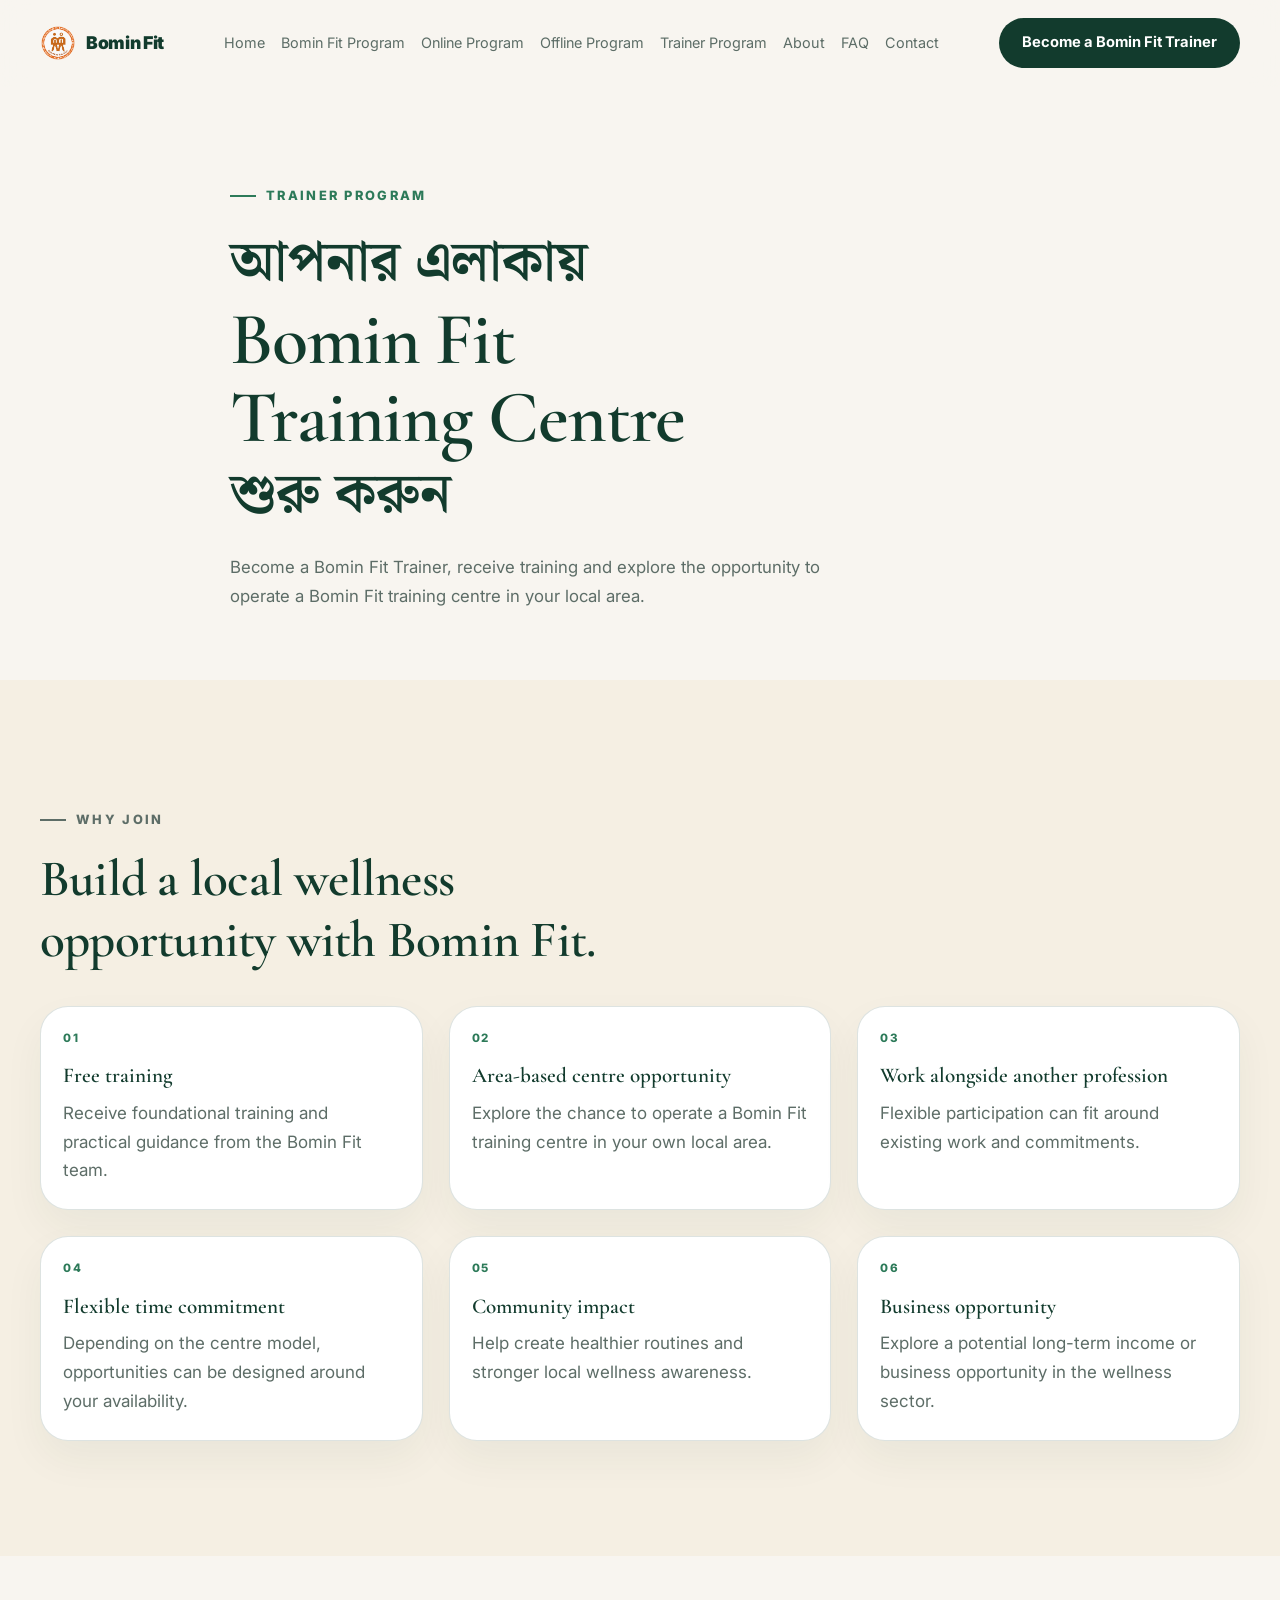
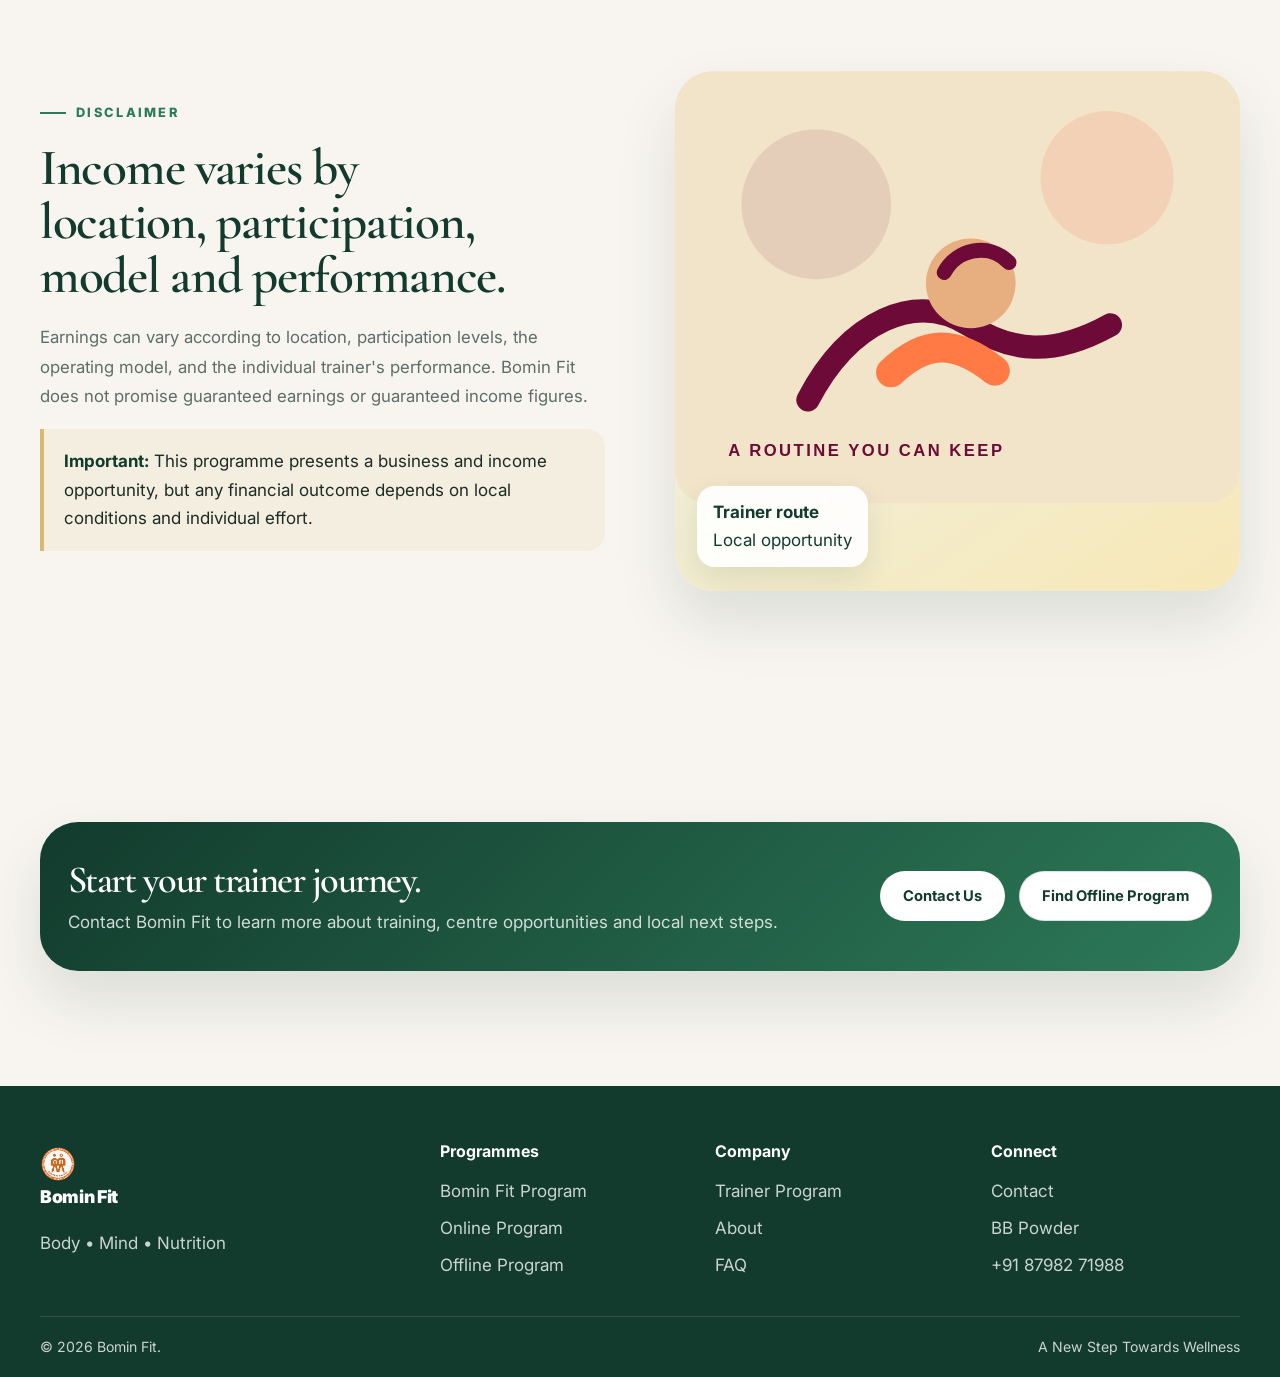
<file: trainer-program/index.html>
<!doctype html>
<html lang="en">
<head>
  <meta charset="utf-8">
  <meta name="viewport" content="width=device-width,initial-scale=1,viewport-fit=cover">
  <meta name="description" content="Bomin Fit Trainer Program offers training and local centre opportunities for people who want to support communities through wellness.">
  <title>Bomin Fit Trainer Program | Bomin Fit</title>
  <link rel="icon" href="../logo.png" type="image/png">
  <link rel="stylesheet" href="../css/style.css?v=20261005-4">
</head>
<body>
  <header class="site-header">
    <div class="container header-inner">
      <a class="brand" href="../" aria-label="Bomin Fit home"><img src="../logo.png" alt="" width="36" height="36"><span>Bomin Fit</span></a>
      <nav class="nav" aria-label="Primary navigation">
        <a data-nav href="../">Home</a>
        <a data-nav href="../program/">Bomin Fit Program</a>
        <a data-nav href="../online-program/">Online Program</a>
        <a data-nav href="../offline-program/">Offline Program</a>
        <a data-nav href="../trainer-program/">Trainer Program</a>
        <a data-nav href="../about/">About</a>
        <a data-nav href="../faq/">FAQ</a>
        <a data-nav href="../contact/">Contact</a>
      </nav>
      <div class="header-actions"><a class="btn btn--primary" href="../contact/">Become a Bomin Fit Trainer</a><button class="menu-toggle" type="button" aria-label="Open menu" aria-expanded="false">☰</button></div>
    </div>
    <div class="mobile-nav" aria-label="Mobile navigation"><div class="container"><a href="../">Home</a><a href="../program/">Bomin Fit Program</a><a href="../online-program/">Online Program</a><a href="../offline-program/">Offline Program</a><a href="../trainer-program/">Trainer Program</a><a href="../about/">About</a><a href="../faq/">FAQ</a><a href="../contact/">Contact</a><a class="btn btn--primary" href="../contact/">Become a Bomin Fit Trainer</a></div></div>
  </header>

  <main>
    <section class="page-hero section">
      <div class="container narrow reveal">
        <p class="eyebrow">Trainer Program</p>
        <h1 class="display display--bilingual"><span class="heading-bn" lang="bn">আপনার এলাকায়</span><span class="heading-en" lang="en">Bomin Fit Training Centre</span><span class="heading-bn" lang="bn">শুরু করুন</span></h1>
        <p class="lead">Become a Bomin Fit Trainer, receive training and explore the opportunity to operate a Bomin Fit training centre in your local area.</p>
      </div>
    </section>

    <section class="section section--sand">
      <div class="container">
        <div class="section-header reveal">
          <p class="eyebrow">Why join</p>
          <h2>Build a local wellness opportunity with Bomin Fit.</h2>
        </div>
        <div class="card-grid reveal">
          <article class="card"><div class="card-body"><div class="card-index">01</div><h3>Free training</h3><p>Receive foundational training and practical guidance from the Bomin Fit team.</p></div></article>
          <article class="card"><div class="card-body"><div class="card-index">02</div><h3>Area-based centre opportunity</h3><p>Explore the chance to operate a Bomin Fit training centre in your own local area.</p></div></article>
          <article class="card"><div class="card-body"><div class="card-index">03</div><h3>Work alongside another profession</h3><p>Flexible participation can fit around existing work and commitments.</p></div></article>
          <article class="card"><div class="card-body"><div class="card-index">04</div><h3>Flexible time commitment</h3><p>Depending on the centre model, opportunities can be designed around your availability.</p></div></article>
          <article class="card"><div class="card-body"><div class="card-index">05</div><h3>Community impact</h3><p>Help create healthier routines and stronger local wellness awareness.</p></div></article>
          <article class="card"><div class="card-body"><div class="card-index">06</div><h3>Business opportunity</h3><p>Explore a potential long-term income or business opportunity in the wellness sector.</p></div></article>
        </div>
      </div>
    </section>

    <section class="section">
      <div class="container split">
        <div>
          <p class="eyebrow reveal">Disclaimer</p>
          <h2 class="display display--small reveal">Income varies by location, participation, model and performance.</h2>
          <p class="lead reveal">Earnings can vary according to location, participation levels, the operating model, and the individual trainer's performance. Bomin Fit does not promise guaranteed earnings or guaranteed income figures.</p>
          <p class="notice reveal"><strong>Important:</strong> This programme presents a business and income opportunity, but any financial outcome depends on local conditions and individual effort.</p>
        </div>
        <div class="media-card reveal"><img src="../assets/images/lifestyle-1.svg" alt="Trainer opportunity illustration" width="680" height="520" loading="lazy" decoding="async"><div class="media-tag"><b>Trainer route</b><span>Local opportunity</span></div></div>
      </div>
    </section>

    <section class="section">
      <div class="container">
        <div class="cta-banner reveal">
          <div>
            <h3>Start your trainer journey.</h3>
            <p>Contact Bomin Fit to learn more about training, centre opportunities and local next steps.</p>
          </div>
          <div class="hero-actions" style="margin-top:0;"><a class="btn btn--light" href="../contact/">Contact Us</a><a class="btn btn--secondary" href="../offline-program/">Find Offline Program</a></div>
        </div>
      </div>
    </section>
  </main>

  <footer class="site-footer"><div class="container"><div class="footer-grid"><div class="footer-col footer-brand"><a class="brand" href="../"><img src="../logo.png" alt="" width="36" height="36"><span>Bomin Fit</span></a><p>Body • Mind • Nutrition</p></div><div class="footer-col"><h4>Programmes</h4><a href="../program/">Bomin Fit Program</a><a href="../online-program/">Online Program</a><a href="../offline-program/">Offline Program</a></div><div class="footer-col"><h4>Company</h4><a href="../trainer-program/">Trainer Program</a><a href="../about/">About</a><a href="../faq/">FAQ</a></div><div class="footer-col"><h4>Connect</h4><a href="../contact/">Contact</a><a href="../bb-powder/">BB Powder</a><a href="tel:+918798271988">+91 87982 71988</a></div></div><div class="footer-bottom"><span>© <span class="year">2026</span> Bomin Fit.</span><span>A New Step Towards Wellness</span></div></div></footer>
  <script>document.querySelector('.year').textContent=new Date().getFullYear();</script>
  <script src="../js/script.js" defer></script>
</body>
</html>
</file>
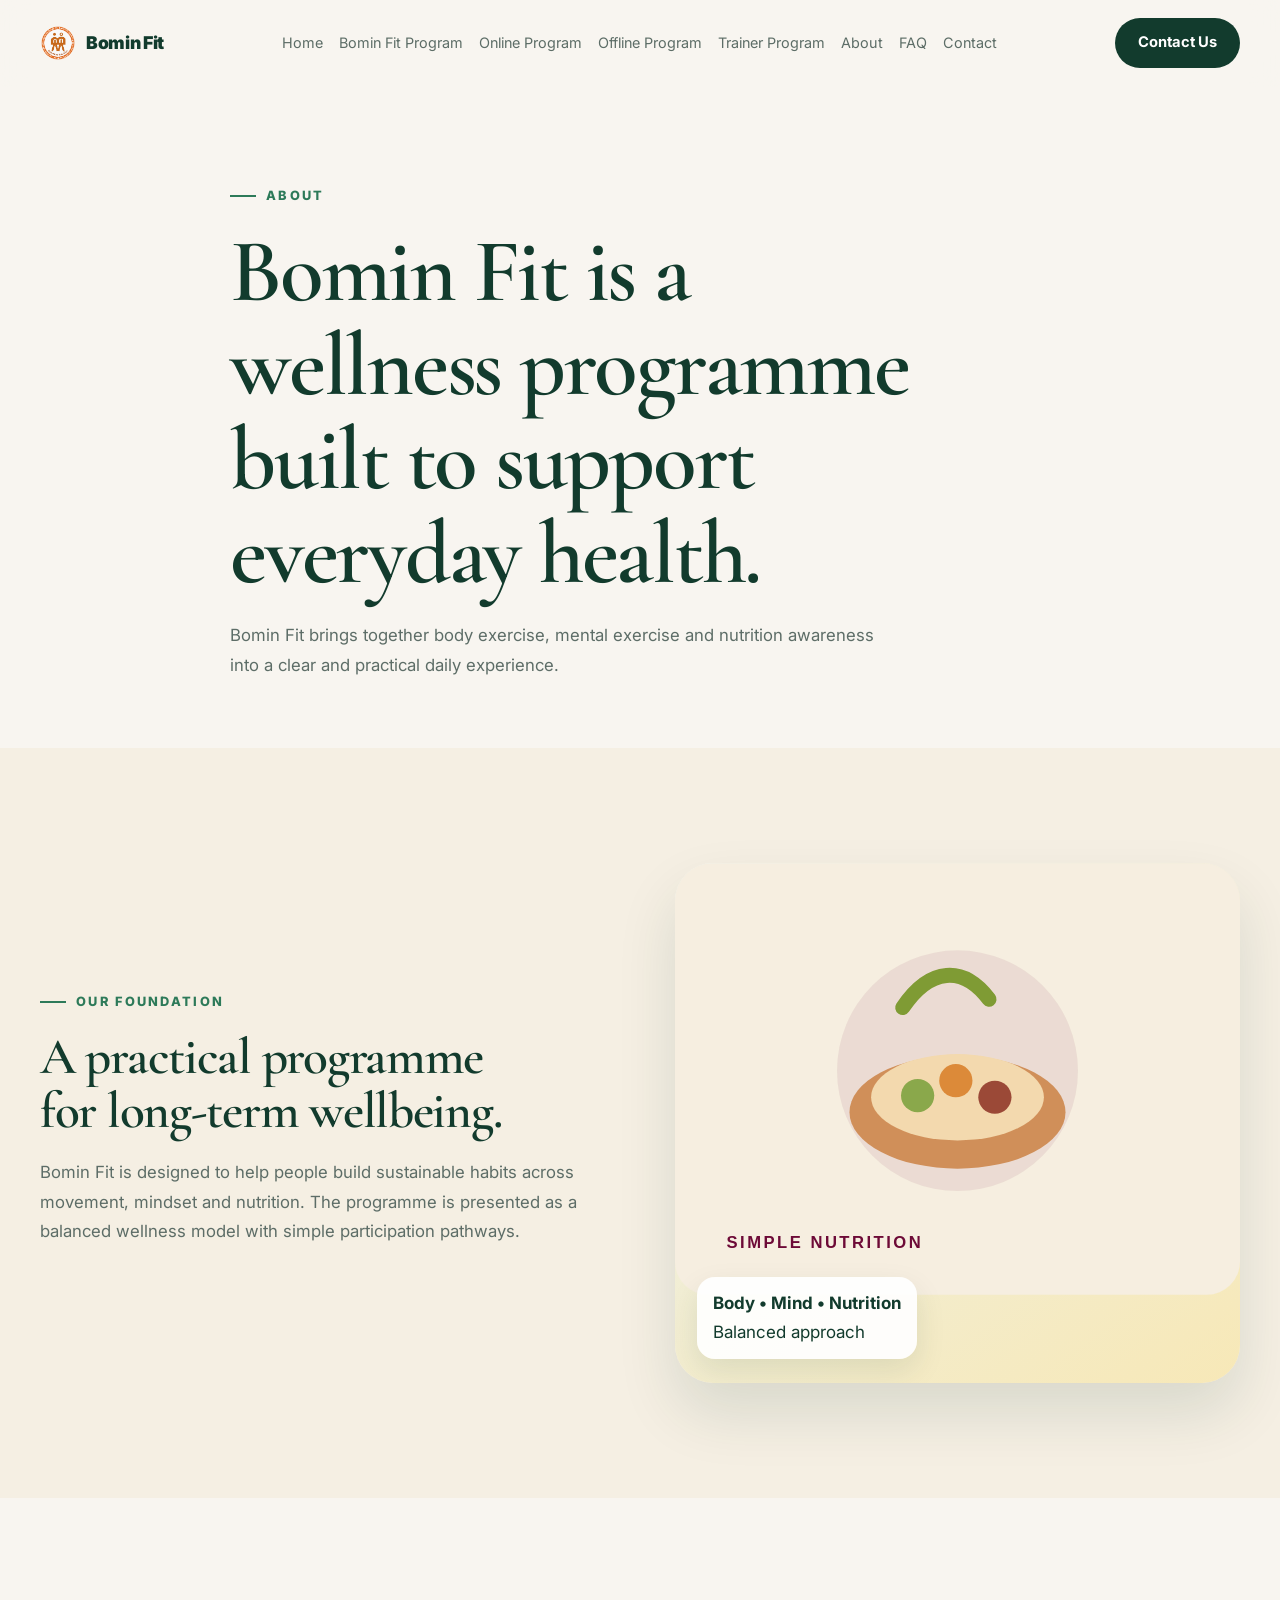
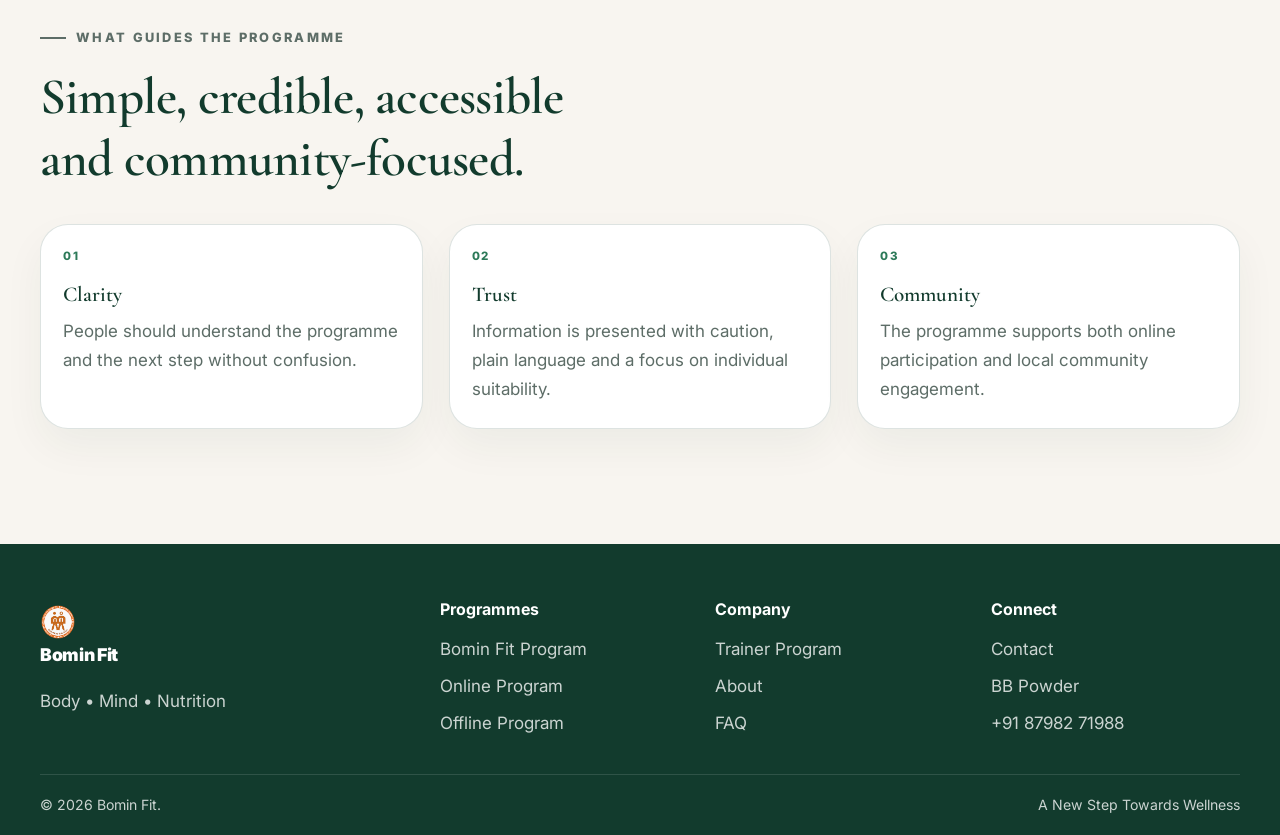
<file: pages/about.html>
<!doctype html>
<html lang="en">
<head>
  <meta charset="utf-8">
  <meta name="viewport" content="width=device-width,initial-scale=1,viewport-fit=cover">
  <meta name="description" content="About Bomin Fit — a health, fitness and wellness programme around Body, Mind and Nutrition.">
  <title>About | Bomin Fit</title>
  <link rel="icon" href="../logo.png" type="image/png">
  <link rel="stylesheet" href="../css/style.css?v=20261005-4">
</head>
<body>
  <header class="site-header">
    <div class="container header-inner">
      <a class="brand" href="../index.html" aria-label="Bomin Fit home"><img src="../logo.png" alt="" width="36" height="36"><span>Bomin Fit</span></a>
      <nav class="nav" aria-label="Primary navigation">
        <a data-nav href="../index.html">Home</a>
        <a data-nav href="../program/">Bomin Fit Program</a>
        <a data-nav href="../online-program/">Online Program</a>
        <a data-nav href="../offline-program/">Offline Program</a>
        <a data-nav href="../trainer-program/">Trainer Program</a>
        <a data-nav href="../about/">About</a>
        <a data-nav href="../faq/">FAQ</a>
        <a data-nav href="../contact/">Contact</a>
      </nav>
      <div class="header-actions"><a class="btn btn--primary" href="../contact/">Contact Us</a><button class="menu-toggle" type="button" aria-label="Open menu" aria-expanded="false">☰</button></div>
    </div>
    <div class="mobile-nav" aria-label="Mobile navigation"><div class="container"><a href="../index.html">Home</a><a href="../program/">Bomin Fit Program</a><a href="../online-program/">Online Program</a><a href="../offline-program/">Offline Program</a><a href="../trainer-program/">Trainer Program</a><a href="../about/">About</a><a href="../faq/">FAQ</a><a href="../contact/">Contact</a><a class="btn btn--primary" href="../contact/">Contact Us</a></div></div>
  </header>
  <main>
    <section class="page-hero section"><div class="container narrow reveal"><p class="eyebrow">About</p><h1 class="display">Bomin Fit is a wellness programme built to support everyday health.</h1><p class="lead">Bomin Fit brings together body exercise, mental exercise and nutrition awareness into a clear and practical daily experience.</p></div></section>
    <section class="section section--sand"><div class="container split"><div><p class="eyebrow reveal">Our foundation</p><h2 class="display display--small reveal">A practical programme for long-term wellbeing.</h2><p class="lead reveal">Bomin Fit is designed to help people build sustainable habits across movement, mindset and nutrition. The programme is presented as a balanced wellness model with simple participation pathways.</p></div><div class="media-card reveal"><img src="../assets/images/lifestyle-3.svg" alt="Bomin Fit wellness framework" width="680" height="520" loading="lazy" decoding="async"><div class="media-tag"><b>Body • Mind • Nutrition</b><span>Balanced approach</span></div></div></div></section>
    <section class="section"><div class="container"><div class="section-header reveal"><p class="eyebrow">What guides the programme</p><h2>Simple, credible, accessible and community-focused.</h2></div><div class="card-grid"><article class="card reveal"><div class="card-body"><div class="card-index">01</div><h3>Clarity</h3><p>People should understand the programme and the next step without confusion.</p></div></article><article class="card reveal"><div class="card-body"><div class="card-index">02</div><h3>Trust</h3><p>Information is presented with caution, plain language and a focus on individual suitability.</p></div></article><article class="card reveal"><div class="card-body"><div class="card-index">03</div><h3>Community</h3><p>The programme supports both online participation and local community engagement.</p></div></article></div></div></section>
  </main>
  <footer class="site-footer"><div class="container"><div class="footer-grid"><div class="footer-col footer-brand"><a class="brand" href="../index.html"><img src="../logo.png" alt="" width="36" height="36"><span>Bomin Fit</span></a><p>Body • Mind • Nutrition</p></div><div class="footer-col"><h4>Programmes</h4><a href="../program/">Bomin Fit Program</a><a href="../online-program/">Online Program</a><a href="../offline-program/">Offline Program</a></div><div class="footer-col"><h4>Company</h4><a href="../trainer-program/">Trainer Program</a><a href="../about/">About</a><a href="../faq/">FAQ</a></div><div class="footer-col"><h4>Connect</h4><a href="../contact/">Contact</a><a href="../bb-powder/">BB Powder</a><a href="tel:+918798271988">+91 87982 71988</a></div></div><div class="footer-bottom"><span>© <span class="year">2026</span> Bomin Fit.</span><span>A New Step Towards Wellness</span></div></div></footer>
  <script>document.querySelector('.year').textContent=new Date().getFullYear();</script>
  <script src="../js/script.js" defer></script>
</body>
</html>
</file>
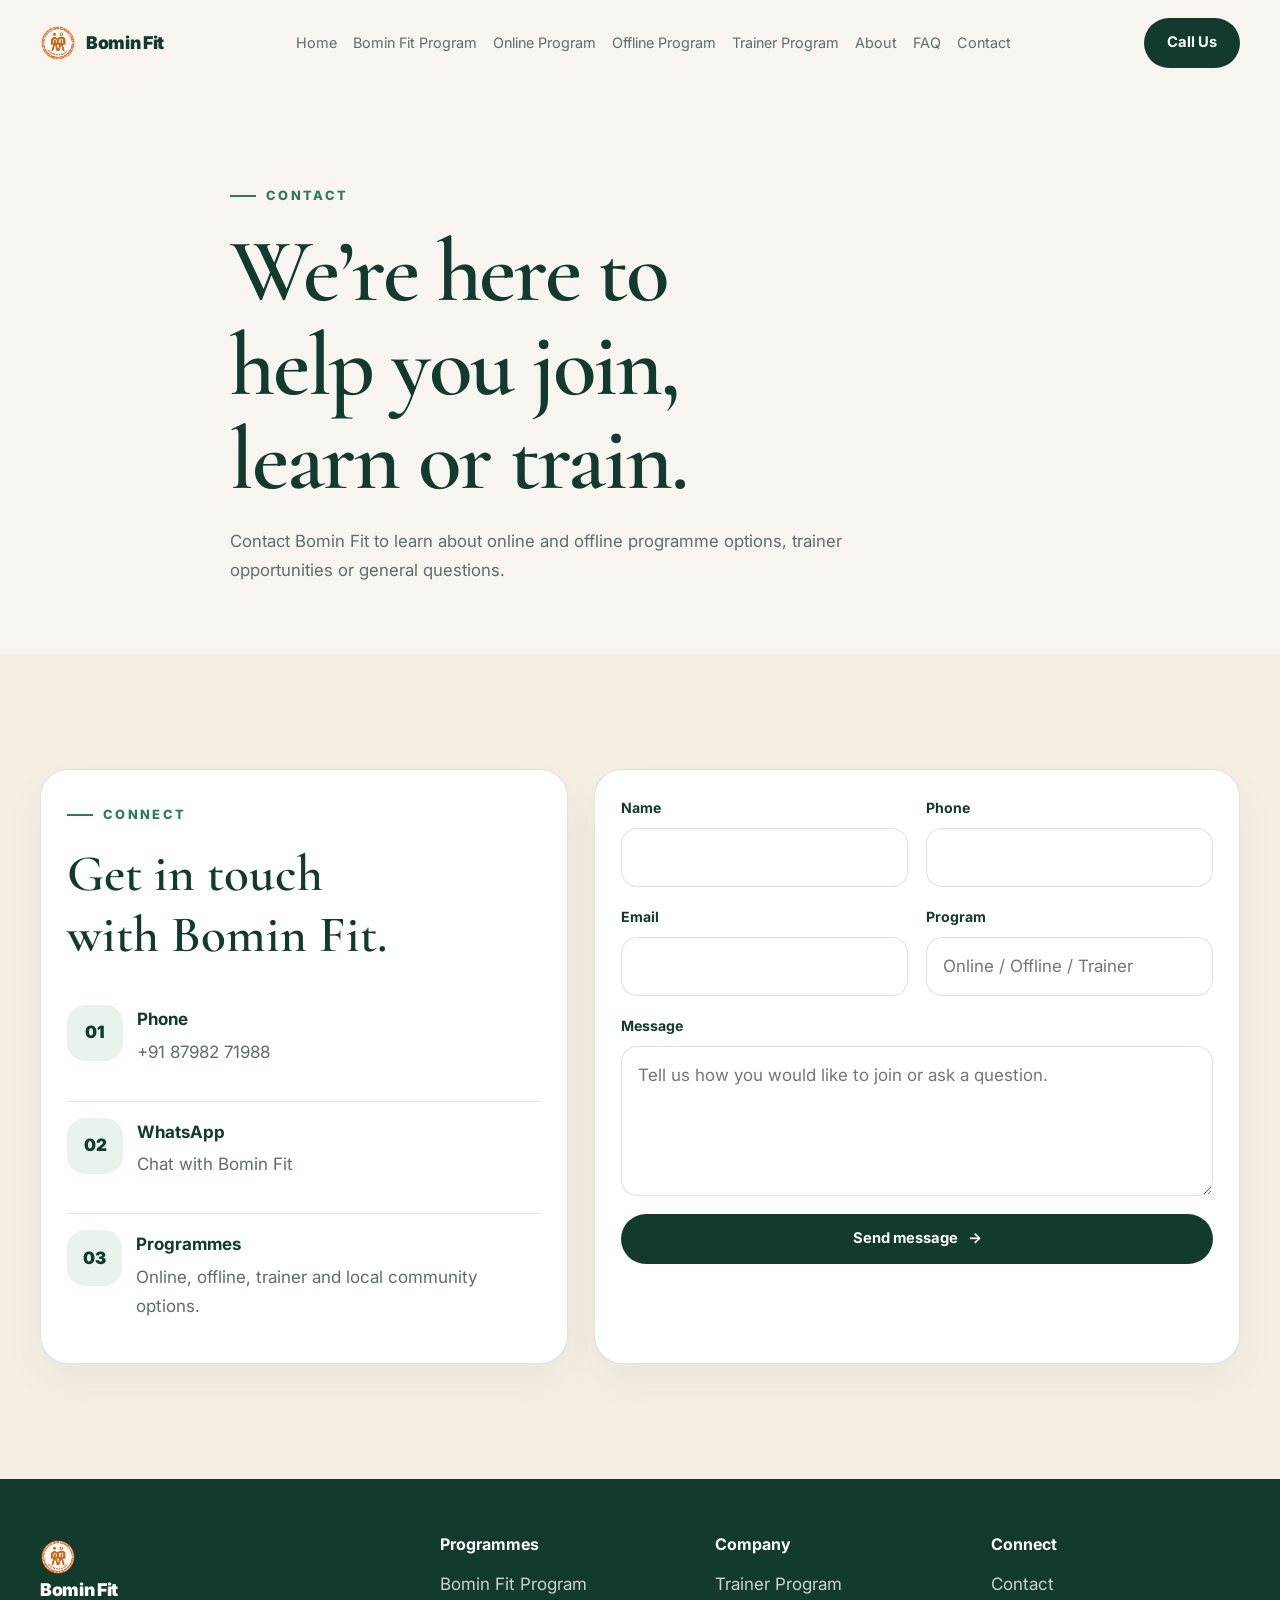
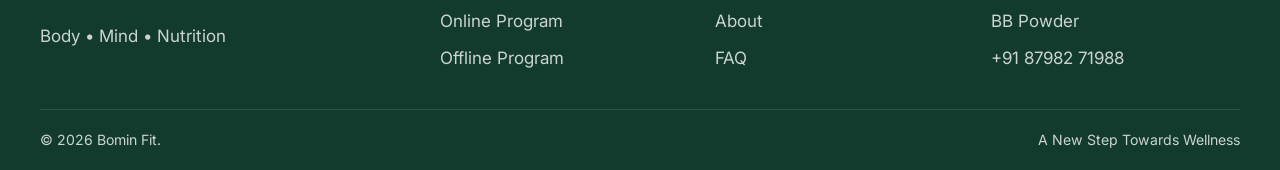
<file: pages/contact.html>
<!doctype html>
<html lang="en">
<head>
  <meta charset="utf-8">
  <meta name="viewport" content="width=device-width,initial-scale=1,viewport-fit=cover">
  <meta name="description" content="Contact Bomin Fit to join the programme, learn about online and offline options, or become a trainer.">
  <title>Contact | Bomin Fit</title>
  <link rel="icon" href="../logo.png" type="image/png">
  <link rel="stylesheet" href="../css/style.css?v=20261005-4">
</head>
<body>
  <header class="site-header">
    <div class="container header-inner">
      <a class="brand" href="../index.html" aria-label="Bomin Fit home"><img src="../logo.png" alt="" width="36" height="36"><span>Bomin Fit</span></a>
      <nav class="nav" aria-label="Primary navigation">
        <a data-nav href="../index.html">Home</a>
        <a data-nav href="../program/">Bomin Fit Program</a>
        <a data-nav href="../online-program/">Online Program</a>
        <a data-nav href="../offline-program/">Offline Program</a>
        <a data-nav href="../trainer-program/">Trainer Program</a>
        <a data-nav href="../about/">About</a>
        <a data-nav href="../faq/">FAQ</a>
        <a data-nav href="../contact/">Contact</a>
      </nav>
      <div class="header-actions"><a class="btn btn--primary" href="tel:+918798271988">Call Us</a><button class="menu-toggle" type="button" aria-label="Open menu" aria-expanded="false">☰</button></div>
    </div>
    <div class="mobile-nav" aria-label="Mobile navigation"><div class="container"><a href="../index.html">Home</a><a href="../program/">Bomin Fit Program</a><a href="../online-program/">Online Program</a><a href="../offline-program/">Offline Program</a><a href="../trainer-program/">Trainer Program</a><a href="../about/">About</a><a href="../faq/">FAQ</a><a href="../contact/">Contact</a><a class="btn btn--primary" href="tel:+918798271988">Call Us</a></div></div>
  </header>
  <main>
    <section class="page-hero section"><div class="container narrow reveal"><p class="eyebrow">Contact</p><h1 class="display">We’re here to help you join, learn or train.</h1><p class="lead">Contact Bomin Fit to learn about online and offline programme options, trainer opportunities or general questions.</p></div></section>
    <section class="section section--sand"><div class="container contact-wrap"><div class="contact-card reveal"><p class="eyebrow">Connect</p><h2>Get in touch with Bomin Fit.</h2><div class="contact-methods"><div class="contact-method"><div class="feature-index">01</div><div><strong>Phone</strong><a href="tel:+918798271988">+91 87982 71988</a></div></div><div class="contact-method"><div class="feature-index">02</div><div><strong>WhatsApp</strong><a href="https://wa.me/918798271988?text=Hello%20Bomin%20Fit%2C%20I%20want%20to%20join%20the%20programme." target="_blank" rel="noopener">Chat with Bomin Fit</a></div></div><div class="contact-method"><div class="feature-index">03</div><div><strong>Programmes</strong><span>Online, offline, trainer and local community options.</span></div></div></div></div><div class="contact-card reveal"><form class="contact-form" data-google-form-action="" novalidate><div class="form-grid"><div class="field"><label for="name">Name</label><input id="name" name="name" autocomplete="name" required></div><div class="field"><label for="phone">Phone</label><input id="phone" name="phone" autocomplete="tel" required></div><div class="field"><label for="email">Email</label><input id="email" name="email" type="email" autocomplete="email"></div><div class="field"><label for="program">Program</label><input id="program" name="program" placeholder="Online / Offline / Trainer"></div><div class="field field--full"><label for="message">Message</label><textarea id="message" name="message" required placeholder="Tell us how you would like to join or ask a question."></textarea></div><div class="field field--full"><button class="btn btn--primary" type="submit">Send message <span class="arrow">→</span></button><p class="form-status" role="status" aria-live="polite"></p></div></div></form></div></div></section>
  </main>
  <footer class="site-footer"><div class="container"><div class="footer-grid"><div class="footer-col footer-brand"><a class="brand" href="../index.html"><img src="../logo.png" alt="" width="36" height="36"><span>Bomin Fit</span></a><p>Body • Mind • Nutrition</p></div><div class="footer-col"><h4>Programmes</h4><a href="../program/">Bomin Fit Program</a><a href="../online-program/">Online Program</a><a href="../offline-program/">Offline Program</a></div><div class="footer-col"><h4>Company</h4><a href="../trainer-program/">Trainer Program</a><a href="../about/">About</a><a href="../faq/">FAQ</a></div><div class="footer-col"><h4>Connect</h4><a href="../contact/">Contact</a><a href="../bb-powder/">BB Powder</a><a href="tel:+918798271988">+91 87982 71988</a></div></div><div class="footer-bottom"><span>© <span class="year">2026</span> Bomin Fit.</span><span>A New Step Towards Wellness</span></div></div></footer>
  <script>document.querySelector('.year').textContent=new Date().getFullYear();</script>
  <script src="../js/script.js" defer></script>
</body>
</html>
</file>
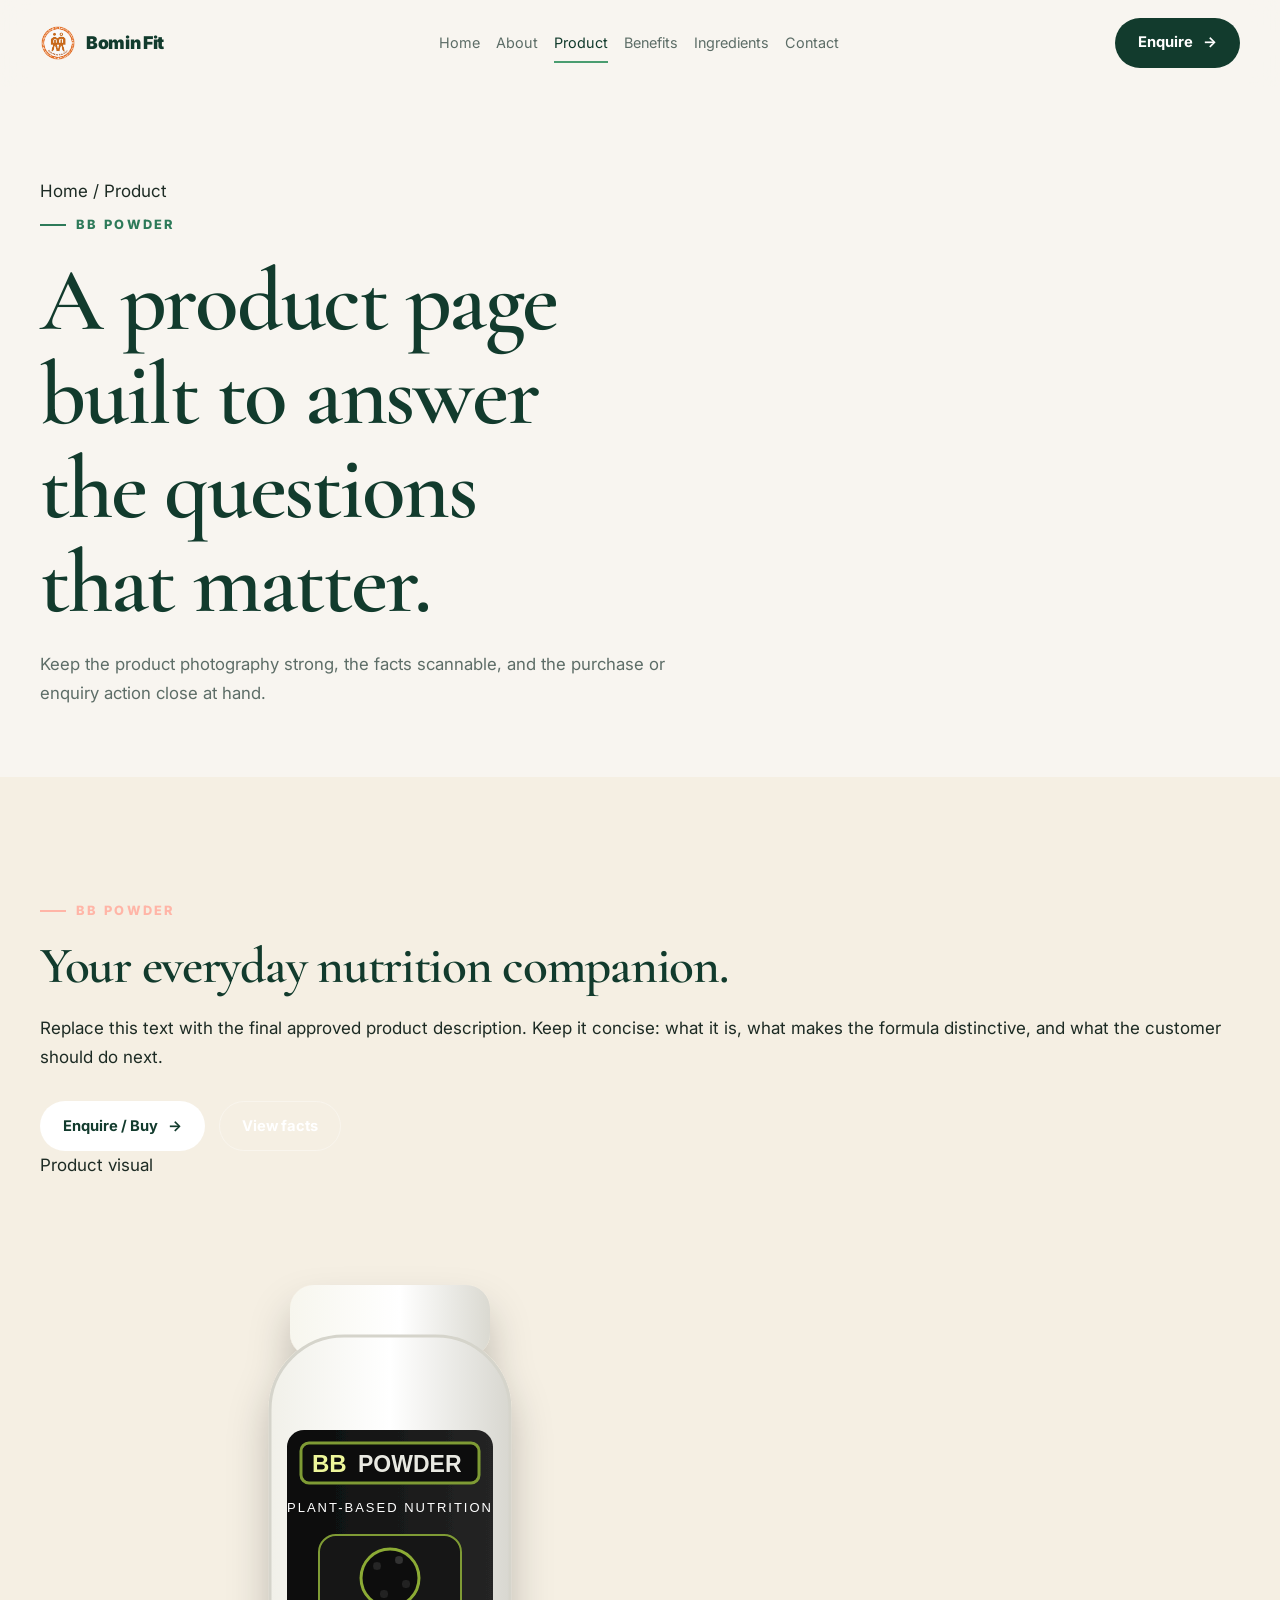
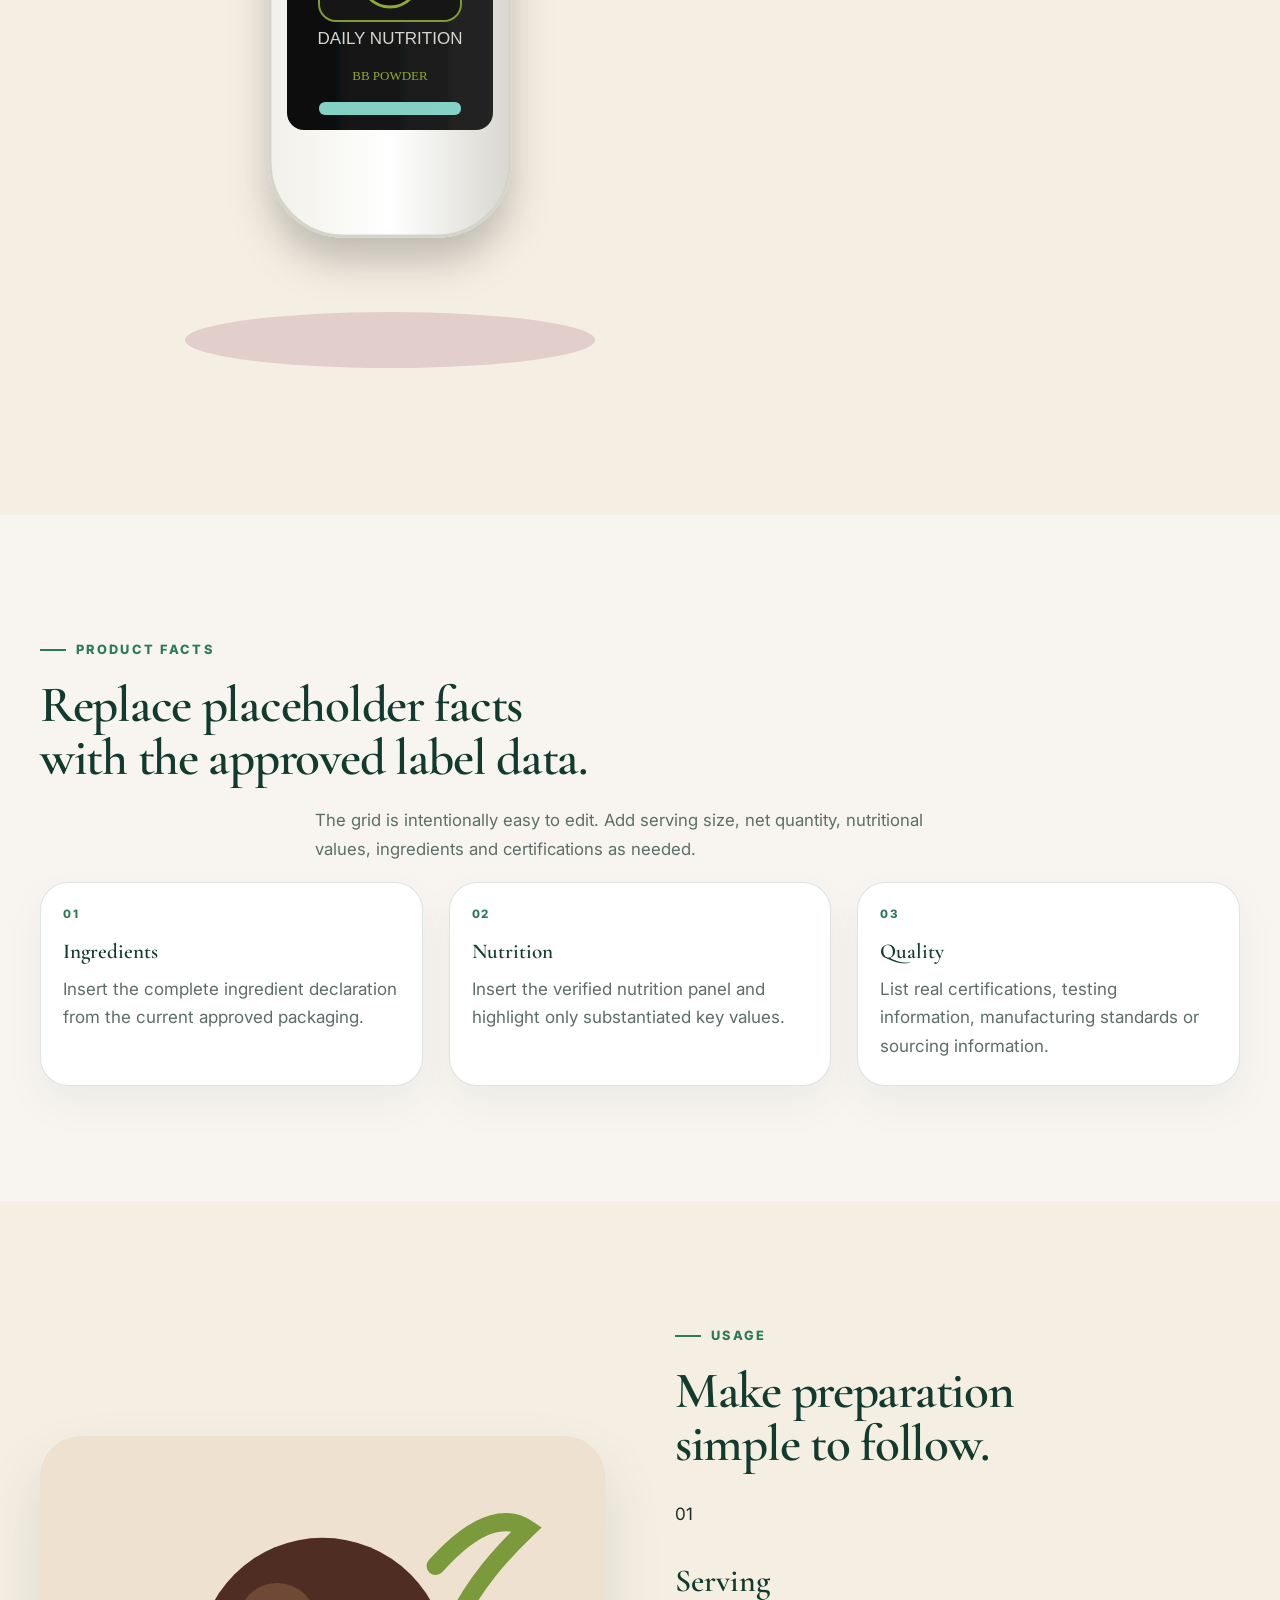
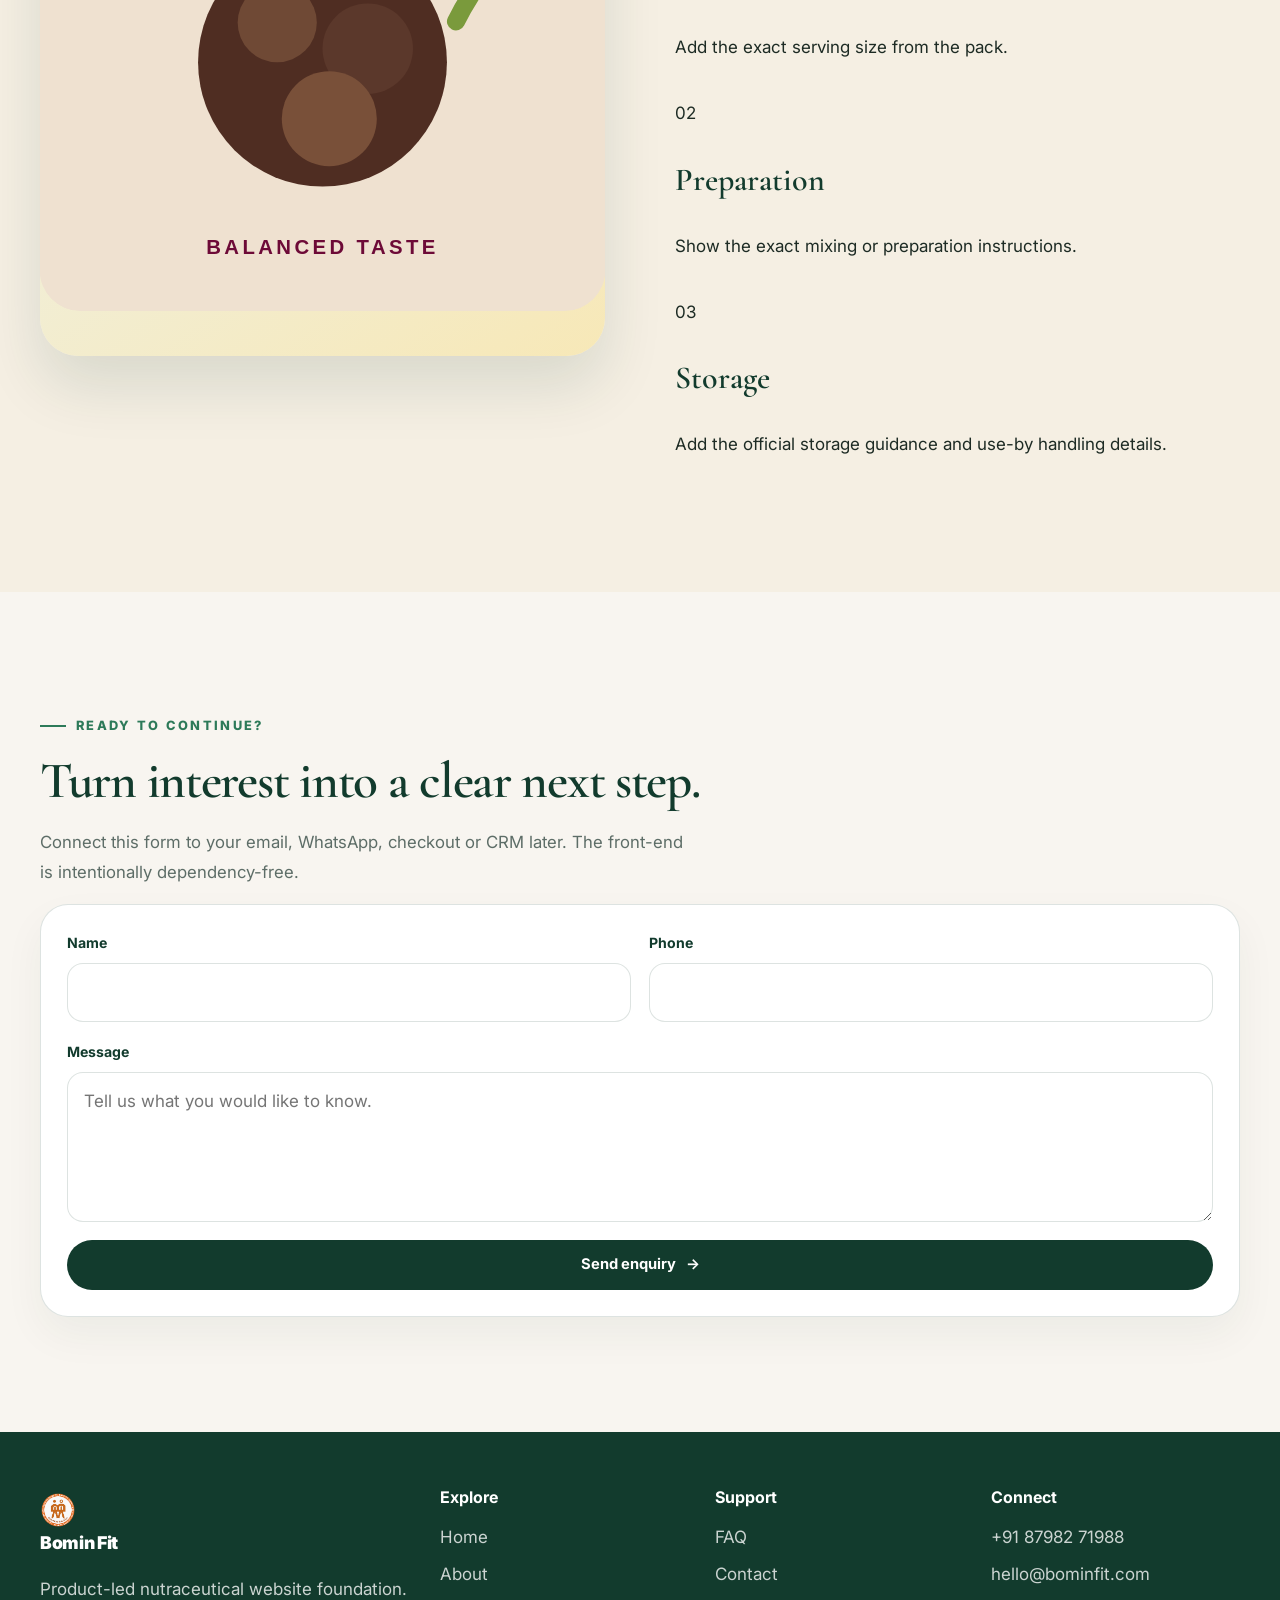
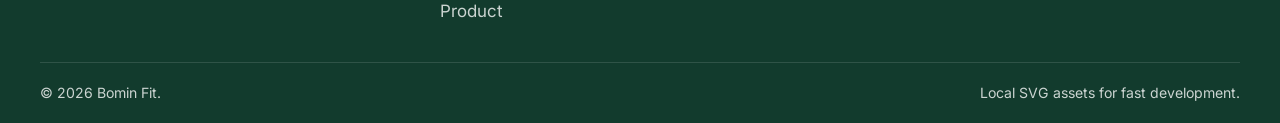
<file: pages/product.html>
<!doctype html>
<html lang="en">
<head><meta charset="utf-8"><meta name="viewport" content="width=device-width,initial-scale=1"><meta name="description" content="BB Powder product page for Bomin Fit."><title>BB Powder | Bomin Fit</title><link rel="icon" href="../logo.png" type="image/png"><link rel="stylesheet" href="../css/style.css?v=20261005-4"></head>
<body>
<header class="site-header"><div class="container header-inner"><a class="brand" href="../index.html"><img src="../logo.png" alt="" width="36" height="36"><span>Bomin Fit</span></a><nav class="nav"><a data-nav href="../index.html">Home</a><a data-nav href="about.html">About</a><a data-nav href="product.html">Product</a><a href="../index.html#benefits">Benefits</a><a href="../index.html#ingredients">Ingredients</a><a data-nav href="contact.html">Contact</a></nav><div class="header-actions"><a class="btn btn--primary" href="#enquire">Enquire <span class="arrow">→</span></a><button class="menu-toggle" type="button" aria-label="Open menu" aria-expanded="false">☰</button></div></div><div class="mobile-nav"><div class="container"><a href="../index.html">Home</a><a href="about.html">About</a><a href="product.html">Product</a><a href="../index.html#benefits">Benefits</a><a href="../index.html#ingredients">Ingredients</a><a href="contact.html">Contact</a><a class="btn btn--primary" href="#enquire">Enquire <span class="arrow">→</span></a></div></div></header>
<main>
<section class="page-hero section"><div class="container"><div class="breadcrumb">Home / Product</div><div class="eyebrow reveal">BB Powder</div><h1 class="display reveal delay-1">A product page built to answer the questions that matter.</h1><p class="lead reveal delay-2">Keep the product photography strong, the facts scannable, and the purchase or enquiry action close at hand.</p></div></section>
<section class="section section--sand"><div class="container product-showcase reveal"><div class="showcase-copy"><div class="eyebrow" style="color:#ffb5a7;">BB Powder</div><h2 class="display display--small">Your everyday nutrition companion.</h2><p>Replace this text with the final approved product description. Keep it concise: what it is, what makes the formula distinctive, and what the customer should do next.</p><div class="hero-actions"><a class="btn btn--light" href="#enquire">Enquire / Buy <span class="arrow">→</span></a><a class="btn" style="border-color:rgba(255,255,255,.35);color:#fff;" href="#facts">View facts</a></div></div><div class="showcase-art"><div class="showcase-tag">Product visual</div><img src="../assets/images/product-bb-powder.svg" alt="BB Powder bottle" width="700" height="820" loading="eager" decoding="async"></div></div></section>
<section class="section" id="facts"><div class="container"><div class="center-head"><div class="eyebrow reveal">Product facts</div><h2 class="display display--small reveal delay-1">Replace placeholder facts with the approved label data.</h2><p class="lead reveal delay-2" style="margin-inline:auto;">The grid is intentionally easy to edit. Add serving size, net quantity, nutritional values, ingredients and certifications as needed.</p></div><div class="card-grid"><article class="card reveal"><div class="card-body"><div class="card-index">01</div><h3>Ingredients</h3><p>Insert the complete ingredient declaration from the current approved packaging.</p></div></article><article class="card reveal delay-1"><div class="card-body"><div class="card-index">02</div><h3>Nutrition</h3><p>Insert the verified nutrition panel and highlight only substantiated key values.</p></div></article><article class="card reveal delay-2"><div class="card-body"><div class="card-index">03</div><h3>Quality</h3><p>List real certifications, testing information, manufacturing standards or sourcing information.</p></div></article></div></div></section>
<section class="section section--sand"><div class="container split"><div class="media-card reveal"><img src="../assets/images/ingredient-cocoa.svg" alt="Illustration representing flavour and ingredients" width="500" height="420" loading="lazy" decoding="async"></div><div><div class="eyebrow reveal">Usage</div><h2 class="display display--small reveal delay-1">Make preparation simple to follow.</h2><div class="feature-list"><div class="feature-item reveal"><div class="feature-num">01</div><div><h3>Serving</h3><p>Add the exact serving size from the pack.</p></div></div><div class="feature-item reveal delay-1"><div class="feature-num">02</div><div><h3>Preparation</h3><p>Show the exact mixing or preparation instructions.</p></div></div><div class="feature-item reveal delay-2"><div class="feature-num">03</div><div><h3>Storage</h3><p>Add the official storage guidance and use-by handling details.</p></div></div></div></div></div></section>
<section class="section" id="enquire"><div class="container form-shell"><div><div class="eyebrow reveal">Ready to continue?</div><h2 class="display display--small reveal delay-1">Turn interest into a clear next step.</h2><p class="lead reveal delay-2">Connect this form to your email, WhatsApp, checkout or CRM later. The front-end is intentionally dependency-free.</p></div><div class="contact-card reveal delay-1"><form onsubmit="event.preventDefault(); alert('Demo form — connect this to your backend or WhatsApp flow.');"><div class="form-grid"><div class="field"><label for="name">Name</label><input id="name" name="name" autocomplete="name" required></div><div class="field"><label for="phone">Phone</label><input id="phone" name="phone" autocomplete="tel" required></div><div class="field field--full"><label for="message">Message</label><textarea id="message" name="message" placeholder="Tell us what you would like to know."></textarea></div><div class="field field--full"><button class="btn btn--primary" type="submit">Send enquiry <span class="arrow">→</span></button></div></div></form></div></div></section>
</main>
<footer class="site-footer"><div class="container"><div class="footer-grid"><div class="footer-col footer-brand"><a class="brand" href="../index.html"><img src="../logo.png" alt="" width="36" height="36"><span>Bomin Fit</span></a><p>Product-led nutraceutical website foundation.</p></div><div class="footer-col"><h4>Explore</h4><a href="../index.html">Home</a><a href="about.html">About</a><a href="product.html">Product</a></div><div class="footer-col"><h4>Support</h4><a href="../index.html#faq">FAQ</a><a href="contact.html">Contact</a></div><div class="footer-col"><h4>Connect</h4><a href="tel:+918798271988">+91 87982 71988</a><a href="mailto:hello@bominfit.com">hello@bominfit.com</a></div></div><div class="footer-bottom"><span>© <span class="year">2026</span> Bomin Fit.</span><span>Local SVG assets for fast development.</span></div></div></footer><script>document.querySelector('.year').textContent=new Date().getFullYear();</script><script src="../js/script.js" defer></script>
</body></html>
</file>
<file: css/style.css>
@import url('https://fonts.googleapis.com/css2?family=Cormorant+Garamond:wght@500;600;700&family=Inter:wght@400;500;600;700&family=Noto+Sans+Bengali:wght@400;500;600;700&family=Noto+Serif+Bengali:wght@500;600;700&display=swap');

:root {
  --brand-900: #123b2d;
  --brand-800: #1e5642;
  --brand-700: #2d7a59;
  --brand-600: #4a9d70;
  --brand-500: #6ab283;
  --brand-100: #e6f0ea;
  --gold: #d7b970;
  --gold-soft: #f7e7b8;
  --sand: #f5efe3;
  --cream: #f8f5f0;
  --paper: #ffffff;
  --text: #1d2b24;
  --muted: #5d6d67;
  --line: rgba(18, 59, 45, 0.14);
  --shadow: 0 30px 60px rgba(18, 59, 45, 0.12);
  --radius: 28px;
  --radius-lg: 38px;
  --max: 1200px;
  --header-h: 86px;
  --font-display-en: "Cormorant Garamond", Georgia, "Times New Roman", serif;
  --font-display-bn: "Noto Serif Bengali", "Noto Sans Bengali", serif;
  --font-body: Inter, "Noto Sans Bengali", "Segoe UI", sans-serif;
  --serif: var(--font-display-en);
  --sans: var(--font-body);
}

* { box-sizing: border-box; }
html { scroll-behavior: smooth; }
body {
  margin: 0;
  background: var(--cream);
  color: var(--text);
  font-family: var(--sans);
  font-size: 17px;
  line-height: 1.7;
  text-rendering: optimizeLegibility;
}
h1, h2, h3 {
  font-family: var(--font-display-en);
  font-weight: 600;
  color: var(--brand-900);
  text-wrap: balance;
}
.heading-bn,
[lang="bn"] {
  font-family: var(--font-display-bn);
  letter-spacing: 0;
  font-weight: 600;
}
.heading-bn { line-height: 1.35; }
img { max-width: 100%; display: block; }
a { color: inherit; text-decoration: none; }
button, input, textarea { font: inherit; }
button { cursor: pointer; }
::selection { background: rgba(74, 157, 112, 0.18); }

.container {
  width: min(calc(100% - 40px), var(--max));
  margin: 0 auto;
}
.section {
  padding: clamp(72px, 9vw, 120px) 0;
  position: relative;
}
.section--tight { padding: 70px 0; }
.section--sand { background: var(--sand); }
.section--dark { background: var(--brand-900); color: #fff; }
.narrow { max-width: 820px; }

.eyebrow {
  display: inline-flex;
  align-items: center;
  gap: 10px;
  margin: 0 0 18px;
  color: var(--brand-700);
  font-size: 0.8rem;
  font-weight: 800;
  letter-spacing: 0.18em;
  text-transform: uppercase;
}
.eyebrow::before {
  content: "";
  width: 26px;
  height: 2px;
  background: currentColor;
}

.display {
  margin: 0 0 20px;
  color: var(--brand-900);
  font-family: var(--font-display-en);
  font-weight: 600;
  font-size: clamp(3.5rem, 7vw, 7rem);
  line-height: 1.05;
  letter-spacing: -0.025em;
  max-width: 720px;
}
.display--small { font-size: clamp(2.2rem, 4vw, 4rem); }
.display--bilingual { font-size: clamp(2.8rem, 5.8vw, 5.5rem); }
.display .heading-bn,
.display [lang="bn"] {
  display: block;
  font-size: 0.82em;
  line-height: 1.35;
  letter-spacing: 0;
}
.display .heading-en {
  font-family: var(--font-display-en);
  letter-spacing: -0.015em;
}
.display--small .heading-bn,
.display--small [lang="bn"] { font-size: 0.84em; }
.display--bilingual .heading-bn,
.display--bilingual [lang="bn"] { font-size: 0.76em; }
h2:not(.display) {
  max-width: 720px;
  font-size: clamp(2.2rem, 4vw, 4rem);
  line-height: 1.2;
  margin: 0 0 18px;
}
h3:not(.display) {
  font-size: clamp(1.5rem, 2.5vw, 2.5rem);
  line-height: 1.25;
}
.hero h1.display {
  font-size: clamp(3.5rem, 7vw, 7rem);
  max-width: 720px;
}

.section--dark .display,
.section--dark .eyebrow,
.section--dark .lead,
.section--dark h2,
.section--dark h3,
.section--dark p { color: #f8f5f0; }

.lead {
  color: var(--muted);
  font-size: 1.05rem;
  max-width: 650px;
  line-height: 1.75;
}

.site-header {
  position: sticky;
  top: 0;
  z-index: 999;
  background: rgba(248, 245, 240, 0.88);
  backdrop-filter: blur(14px);
  border-bottom: 1px solid transparent;
  transition: border-color 0.25s ease, box-shadow 0.25s ease;
}
.site-header.scrolled {
  border-color: var(--line);
  box-shadow: 0 10px 28px rgba(18, 59, 45, 0.06);
}

.header-inner {
  min-height: var(--header-h);
  display: flex;
  align-items: center;
  justify-content: space-between;
  gap: 22px;
}
.brand {
  display: inline-flex;
  align-items: center;
  gap: 10px;
  font-weight: 900;
  color: var(--brand-900);
  letter-spacing: -0.02em;
}
.brand img { width: 36px; height: 36px; }
.brand span { font-size: 1.1rem; }

.nav {
  display: flex;
  align-items: center;
  justify-content: center;
  flex-wrap: wrap;
  gap: clamp(10px, 1.25vw, 18px);
  color: var(--muted);
  font-size: 0.9rem;
}
.nav a {
  position: relative;
  padding: 8px 0;
  transition: color 0.2s ease;
}
.nav a::after {
  content: "";
  position: absolute;
  left: 0;
  right: 0;
  bottom: 0;
  height: 2px;
  background: var(--brand-600);
  transform: scaleX(0);
  transform-origin: left;
  transition: transform 0.2s ease;
}
.nav a:hover,
.nav a.active {
  color: var(--brand-900);
}
.nav a:hover::after,
.nav a.active::after {
  transform: scaleX(1);
}

.header-actions {
  display: flex;
  align-items: center;
  gap: 12px;
}
.menu-toggle {
  display: none;
  width: 46px;
  height: 46px;
  border-radius: 999px;
  border: 1px solid var(--line);
  background: var(--paper);
  color: var(--brand-900);
  font-size: 1.4rem;
}
.mobile-nav {
  display: none;
  border-top: 1px solid var(--line);
  background: rgba(255,255,255,0.96);
}
.mobile-nav .container {
  display: grid;
  gap: 12px;
  padding: 18px 0 20px;
}
.mobile-nav.open { display: block; }
.mobile-nav a { color: var(--text); font-weight: 600; }

.btn {
  display: inline-flex;
  align-items: center;
  justify-content: center;
  gap: 10px;
  min-height: 50px;
  padding: 0 22px;
  border-radius: 999px;
  border: 1px solid transparent;
  font-weight: 700;
  font-size: 0.92rem;
  transition: transform 0.2s ease, box-shadow 0.25s ease, border-color 0.25s ease;
}
.btn:hover {
  transform: translateY(-2px);
  box-shadow: 0 18px 24px rgba(18, 59, 45, 0.12);
}
.btn--primary {
  background: var(--brand-900);
  color: #fff;
}
.btn--secondary {
  background: var(--paper);
  border-color: var(--line);
  color: var(--brand-900);
}
.btn--light {
  background: #fff;
  color: var(--brand-900);
}
.btn--dark-outline {
  background: transparent;
  border-color: rgba(18, 59, 45, 0.3);
  color: var(--brand-900);
}
.btn--whatsapp {
  background: #1da95d;
  color: #fff;
}
.btn--small {
  min-height: 42px;
  padding: 0 16px;
  font-size: 0.8rem;
}
.arrow { transition: transform 0.2s ease; }
.btn:hover .arrow { transform: translateX(4px); }

.hero {
  min-height: calc(100vh - var(--header-h));
  display: grid;
  place-items: center;
  overflow: clip;
  background: radial-gradient(circle at top left, rgba(122, 173, 141, 0.16), transparent 34%), #f7f3ee;
}
.hero-grid {
  display: grid;
  grid-template-columns: 1.1fr 0.9fr;
  gap: 62px;
  align-items: center;
}
.hero-copy { padding: 44px 0 48px; }
.hero-tag {
  color: var(--brand-800);
  font-size: 0.8rem;
  font-weight: 800;
  letter-spacing: 0.16em;
  text-transform: uppercase;
}
.hero-subtitle {
  margin: 12px 0 14px;
  color: var(--brand-700);
  font-size: clamp(1.2rem, 2vw, 1.6rem);
  font-style: italic;
}
.hero-copy p {
  color: var(--muted);
  font-size: 1.02rem;
  max-width: 650px;
}
.hero-actions {
  display: flex;
  flex-wrap: wrap;
  gap: 14px;
  margin-top: 30px;
}
.hero-meta {
  display: flex;
  flex-wrap: wrap;
  gap: 20px;
  margin-top: 26px;
  color: var(--muted);
  font-size: 0.86rem;
}
.hero-meta strong {
  display: block;
  color: var(--brand-900);
  font-size: 0.94rem;
}

.hero-visual {
  position: relative;
  min-height: 620px;
  display: grid;
  place-items: center;
}
.hero-panel {
  position: absolute;
  inset: 24px 16px 20px 48px;
  background: linear-gradient(145deg, #edf5ee, #e3d7ba);
  border-radius: 42px;
  box-shadow: var(--shadow);
}
.hero-visual img {
  position: relative;
  z-index: 2;
  width: min(94%, 540px);
  filter: drop-shadow(0 32px 38px rgba(18, 59, 45, 0.16));
}
.badge-pill {
  position: absolute;
  z-index: 3;
  top: 18%;
  left: 4%;
  background: var(--paper);
  border-radius: 999px;
  padding: 10px 18px;
  font-weight: 800;
  color: var(--brand-900);
  box-shadow: var(--shadow);
}
.note-card {
  position: absolute;
  right: 0;
  bottom: 12%;
  z-index: 3;
  width: 220px;
  padding: 16px 18px;
  border-radius: 22px;
  background: rgba(18, 59, 45, 0.92);
  color: #fff;
  box-shadow: var(--shadow);
}
.note-card b { display: block; font-size: 1.1rem; }
.note-card span { display: block; opacity: 0.74; font-size: 0.75rem; }

.trust-bar {
  position: relative;
  z-index: 2;
  margin-top: -10px;
}
.trust-grid {
  display: grid;
  grid-template-columns: repeat(4, minmax(0, 1fr));
  border: 1px solid var(--line);
  border-radius: 24px;
  overflow: hidden;
  background: var(--paper);
  box-shadow: 0 22px 48px rgba(18, 59, 45, 0.06);
}
.trust-item {
  padding: 24px 22px;
  border-right: 1px solid var(--line);
}
.trust-item:last-child { border-right: none; }
.trust-item strong { display: block; color: var(--brand-900); margin-bottom: 5px; }
.trust-item span { color: var(--muted); font-size: 0.87rem; }

.split {
  display: grid;
  grid-template-columns: 1fr 1fr;
  gap: 70px;
  align-items: center;
}
.split--reverse { grid-template-columns: 1fr 1fr; }

.media-card {
  position: relative;
  min-height: 520px;
  border-radius: var(--radius-lg);
  overflow: hidden;
  background: linear-gradient(145deg, #edf3ee, #f7e8b7);
  box-shadow: var(--shadow);
}
.media-card img {
  width: 100%;
  height: 100%;
  object-fit: cover;
}
.product-feature .split {
  grid-template-columns: minmax(0, 0.92fr) minmax(0, 1.08fr);
  gap: clamp(36px, 6vw, 76px);
}
.product-media {
  min-height: clamp(340px, 38vw, 500px);
  padding: clamp(20px, 4vw, 48px);
  display: grid;
  place-items: center;
  overflow: hidden;
  border: 1px solid rgba(18, 59, 45, 0.08);
  border-radius: 28px;
  background: #f3efe5;
}
.product-media img {
  width: 100%;
  height: 100%;
  max-height: 430px;
  object-fit: contain;
  transform: scale(1.18);
  filter: drop-shadow(0 16px 20px rgba(18, 34, 26, 0.12));
}
.product-copy .eyebrow { color: var(--brand-700); }
.product-copy .lead { margin: 18px 0 22px; }
.product-copy .check-list { margin-top: 18px; }
.product-copy h2 { margin-bottom: 16px; }
.media-tag {
  position: absolute;
  left: 22px;
  bottom: 24px;
  padding: 12px 16px;
  border-radius: 18px;
  background: rgba(255,255,255,0.92);
  color: var(--brand-900);
  box-shadow: 0 12px 30px rgba(18,59,45,0.1);
}
.media-tag b { display: block; }

.section-header {
  margin-bottom: 34px;
}
.section-header h2 {
  margin: 0;
  font-size: clamp(2.2rem, 4vw, 4rem);
  line-height: 1.2;
  letter-spacing: -0.015em;
  color: var(--brand-900);
  max-width: 720px;
}
.section-header p {
  margin-top: 14px;
  color: var(--muted);
  max-width: 650px;
}

.card-grid {
  display: grid;
  grid-template-columns: repeat(3, minmax(0, 1fr));
  gap: 26px;
}
.trainer-grid {
  display: grid;
  grid-template-columns: minmax(0, 380px);
  gap: 24px;
  margin-top: 28px;
}
.trainer-card {
  background: var(--paper);
  border: 1px solid var(--line);
  border-radius: var(--radius);
  overflow: hidden;
  box-shadow: 0 18px 42px rgba(18,59,45,0.05);
}
.trainer-card--pending {
  min-height: 150px;
  display: grid;
  place-items: center;
  color: var(--brand-900);
  font-family: var(--font-display-en);
  font-size: 1.5rem;
  font-weight: 600;
}
.poster-grid {
  display: grid;
  grid-template-columns: repeat(2, minmax(0, 1fr));
  gap: 24px;
  max-width: 920px;
  margin-top: 28px;
}
.poster-card {
  min-width: 0;
  margin: 0;
  padding: 16px;
  border: 1px solid var(--line);
  border-radius: var(--radius);
  background: var(--paper);
  box-shadow: 0 18px 42px rgba(18,59,45,0.05);
}
.poster-card img {
  width: 100%;
  height: auto;
  aspect-ratio: 1;
  border-radius: 16px;
  background: var(--cream);
  object-fit: contain;
}
.poster-card figcaption {
  display: grid;
  gap: 4px;
  padding: 16px 4px 2px;
  color: var(--brand-900);
  font-weight: 600;
}
.card,
.info-card,
.feature-card,
.program-card,
.contact-card,
.faq-item,
.location-card {
  background: var(--paper);
  border: 1px solid var(--line);
  border-radius: var(--radius);
  box-shadow: 0 18px 42px rgba(18,59,45,0.05);
}
.card,
.info-card,
.program-card,
.location-card {
  overflow: hidden;
}
.card-media {
  width: 100%;
  height: 220px;
  background: #edf3ee;
  display: grid;
  place-items: center;
}
.card-media img { width: 100%; height: 100%; object-fit: cover; }
.card-body,
.info-card,
.location-card,
.program-card {
  padding: 22px 22px 24px;
}
.card-index {
  color: var(--brand-700);
  font-size: 0.72rem;
  font-weight: 800;
  letter-spacing: 0.16em;
  text-transform: uppercase;
}
.card h3,
.info-card h3,
.program-card h3,
.feature-card h3,
.location-card h3 {
  margin: 14px 0 10px;
  color: var(--brand-900);
  font-size: 1.32rem;
}
.card p,
.info-card p,
.program-card p,
.feature-card p,
.location-card p,
li {
  color: var(--muted);
  margin: 0;
}

.feature-list {
  display: grid;
  gap: 20px;
  margin-top: 28px;
}
.feature-card {
  display: grid;
  grid-template-columns: 56px 1fr;
  gap: 18px;
  padding: 18px 18px 20px;
}
.feature-index {
  display: grid;
  place-items: center;
  width: 56px;
  height: 56px;
  border-radius: 18px;
  background: rgba(74,157,112,0.12);
  color: var(--brand-900);
  font-weight: 900;
}

.stats-row {
  display: grid;
  grid-template-columns: repeat(3, minmax(0, 1fr));
  gap: 22px;
  margin-top: 30px;
}
.stat-box {
  background: rgba(255,255,255,0.05);
  border: 1px solid rgba(255,255,255,0.1);
  border-radius: 20px;
  padding: 22px 18px;
}
.stat-box strong {
  display: block;
  color: #f3d073;
  font-size: clamp(1.8rem, 2vw, 2.4rem);
  line-height: 1;
}
.stat-box span { color: rgba(255,255,255,0.8); }

.check-list {
  list-style: none;
  margin: 24px 0 0;
  padding: 0;
  display: grid;
  gap: 12px;
}
.check-list li {
  position: relative;
  padding-left: 28px;
  color: var(--text);
}
.check-list li::before {
  content: "\2713";
  position: absolute;
  left: 0;
  color: var(--brand-700);
  font-weight: 900;
}

.inline-grid {
  display: grid;
  grid-template-columns: repeat(2, minmax(0, 1fr));
  gap: 26px;
  margin-top: 26px;
}

.cta-banner {
  padding: 34px 28px;
  border-radius: var(--radius-lg);
  background: linear-gradient(135deg, var(--brand-900), var(--brand-700));
  color: #fff;
  display: flex;
  align-items: center;
  justify-content: space-between;
  gap: 20px;
  box-shadow: var(--shadow);
}
.cta-banner h3 {
  margin: 0 0 4px;
  color: #fff;
  font-size: clamp(1.6rem, 3vw, 2.5rem);
  letter-spacing: -0.04em;
}
.cta-banner p { margin: 0; color: rgba(255,255,255,0.8); }

.faq-list {
  display: grid;
  gap: 16px;
}
.faq-item {
  overflow: hidden;
}
.faq-question {
  width: 100%;
  display: flex;
  align-items: center;
  justify-content: space-between;
  gap: 16px;
  background: transparent;
  border: 0;
  color: var(--brand-900);
  text-align: left;
  padding: 18px 22px;
  font-size: 1.04rem;
  font-weight: 700;
}
.faq-question span:last-child {
  font-size: 1.5rem;
  color: var(--brand-700);
  transition: transform 0.2s ease;
}
.faq-item.open .faq-question span:last-child { transform: rotate(45deg); }
.faq-answer {
  max-height: 0;
  overflow: hidden;
  transition: max-height 0.25s ease;
}
.faq-answer > div {
  padding: 0 22px 18px;
  color: var(--muted);
}

.contact-wrap {
  display: grid;
  grid-template-columns: 0.9fr 1.1fr;
  gap: 26px;
}
.contact-card {
  padding: 26px;
}
.contact-methods {
  display: grid;
  gap: 18px;
  margin-top: 22px;
}
.contact-method {
  display: flex;
  gap: 14px;
  align-items: flex-start;
  padding: 16px 0;
  border-top: 1px solid var(--line);
}
.contact-method:first-child { border-top: 0; }
.contact-method strong {
  display: block;
  margin-bottom: 4px;
  color: var(--brand-900);
}
.contact-method a,
.contact-method span { color: var(--muted); }

.form-grid {
  display: grid;
  grid-template-columns: repeat(2, minmax(0, 1fr));
  gap: 18px;
}
.field { display: grid; gap: 8px; }
.field--full { grid-column: 1 / -1; }
.field label {
  font-size: 0.88rem;
  font-weight: 700;
  color: var(--brand-900);
}
.field input,
.field textarea {
  width: 100%;
  padding: 14px 16px;
  border: 1px solid var(--line);
  border-radius: 16px;
  background: #fff;
  color: var(--text);
}
.field textarea { min-height: 150px; resize: vertical; }
.form-status {
  margin: 12px 0 0;
  min-height: 24px;
  font-size: 0.9rem;
  color: var(--muted);
}
.form-status.is-success { color: #116d42; }
.form-status.is-error { color: #913740; }

.notice {
  border-left: 4px solid var(--gold);
  background: rgba(215, 185, 112, 0.12);
  border-radius: 0 18px 18px 0;
  padding: 18px 20px;
  color: var(--text);
}
.notice strong { color: var(--brand-900); }

.location-grid {
  display: grid;
  grid-template-columns: repeat(3, minmax(0, 1fr));
  gap: 26px;
  margin-top: 26px;
}
.location-card h3 { margin-top: 0; }

.site-footer {
  background: var(--brand-900);
  color: rgba(255,255,255,0.8);
  padding: 52px 0 18px;
}
.footer-grid {
  display: grid;
  grid-template-columns: 1.5fr repeat(3, minmax(0, 1fr));
  gap: 26px;
}
.footer-col h4 {
  margin: 0 0 12px;
  color: #fff;
  font-size: 1rem;
}
.footer-col a,
.footer-brand p,
.footer-bottom {
  display: block;
  color: rgba(255,255,255,0.78);
}
.footer-col a { margin: 8px 0; }
.footer-brand .brand { color: #fff; }
.footer-bottom {
  display: flex;
  justify-content: space-between;
  gap: 20px;
  margin-top: 28px;
  padding-top: 18px;
  border-top: 1px solid rgba(255,255,255,0.12);
  font-size: 0.88rem;
}

.page-hero {
  padding-top: 90px;
  padding-bottom: 68px;
}
.page-hero .lead { margin-bottom: 0; }

.reveal {
  opacity: 0;
  transform: translateY(16px);
  transition: opacity 0.6s ease, transform 0.6s ease;
}
.reveal.is-visible {
  opacity: 1;
  transform: translateY(0);
}

@media (max-width: 1024px) {
  .hero-grid,
  .split,
  .product-feature .split,
  .contact-wrap,
  .footer-grid {
    grid-template-columns: 1fr;
  }
  .card-grid,
  .trainer-grid,
  .poster-grid,
  .location-grid,
  .stats-row {
    grid-template-columns: repeat(2, minmax(0, 1fr));
  }
  .nav { display: none; }
  .menu-toggle { display: inline-flex; align-items: center; justify-content: center; }
  .header-actions { margin-left: auto; }
  .hero { min-height: auto; }
  .hero-panel { inset: 16px 10px 10px 28px; }
}

@media (max-width: 640px) {
  .container { width: min(calc(100% - 26px), var(--max)); }
  .section { padding: 84px 0; }
  body { font-size: 16px; }
  .header-inner { gap: 10px; }
  .brand { flex-shrink: 0; }
  .brand span { white-space: nowrap; font-size: 1rem; }
  .header-actions { width: auto; gap: 8px; }
  .header-actions > .btn { display: none; }
  .display { letter-spacing: -0.015em; }
  .display--small { font-size: clamp(2.15rem, 9vw, 3.2rem); }
  .hero h1.display { font-size: clamp(3.5rem, 15vw, 5rem); }
  .hero-grid { gap: 28px; }
  .hero-copy { padding-top: 14px; }
  .hero-actions { width: 100%; }
  .hero-actions a,
  .btn { width: 100%; }
  .cta-banner {
    flex-direction: column;
    align-items: flex-start;
  }
  .card-grid,
  .trainer-grid,
  .poster-grid,
  .location-grid,
  .stats-row,
  .inline-grid,
  .form-grid,
  .trust-grid { grid-template-columns: 1fr; }
  .product-media { min-height: 320px; padding: 20px; }
  .product-media img { max-height: 340px; }
  .poster-grid {
    grid-template-columns: 1fr;
    max-width: 480px;
  }
  .feature-card { grid-template-columns: 1fr; }
  .feature-index { width: 44px; height: 44px; }
  .footer-bottom { flex-direction: column; }
}

@media (prefers-reduced-motion: reduce) {
  html { scroll-behavior: auto; }
  *, *::before, *::after {
    animation: none !important;
    transition: none !important;
  }
  .reveal {
    opacity: 1;
    transform: none;
  }
}
</file>
